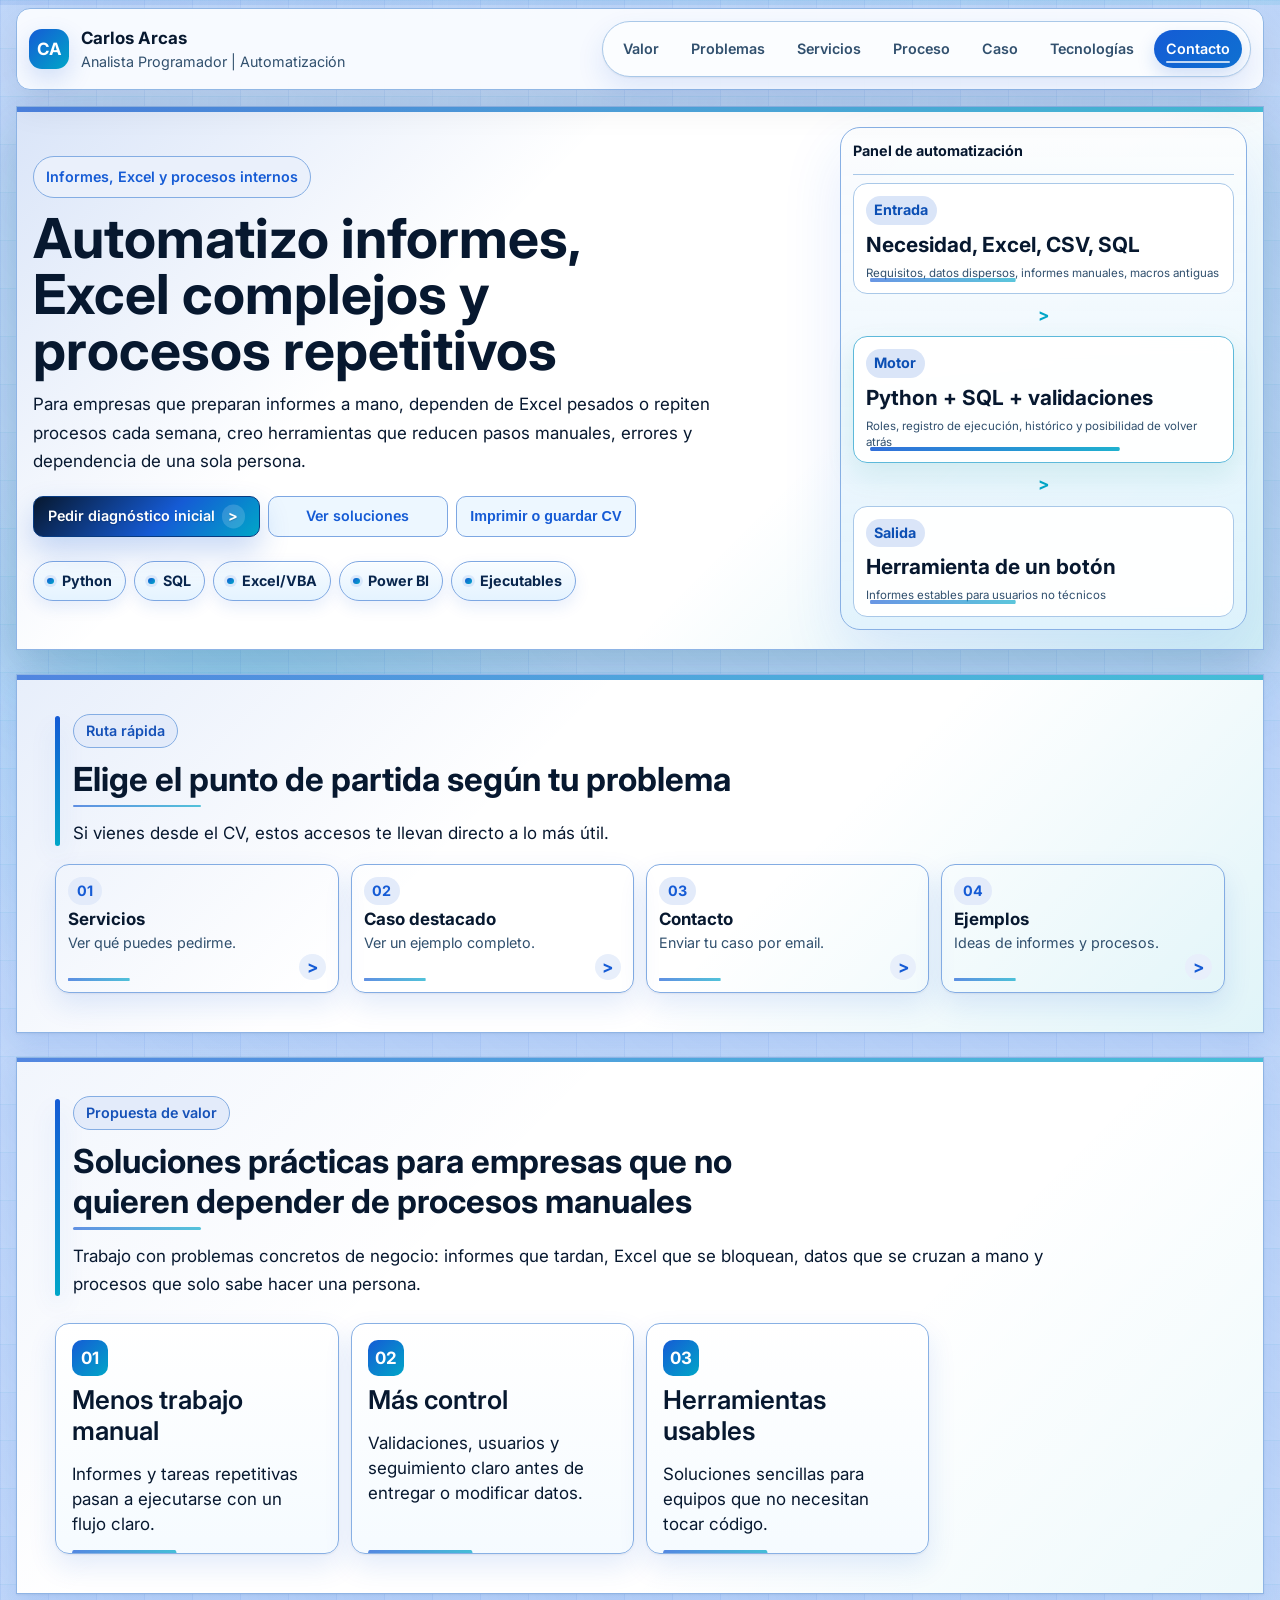
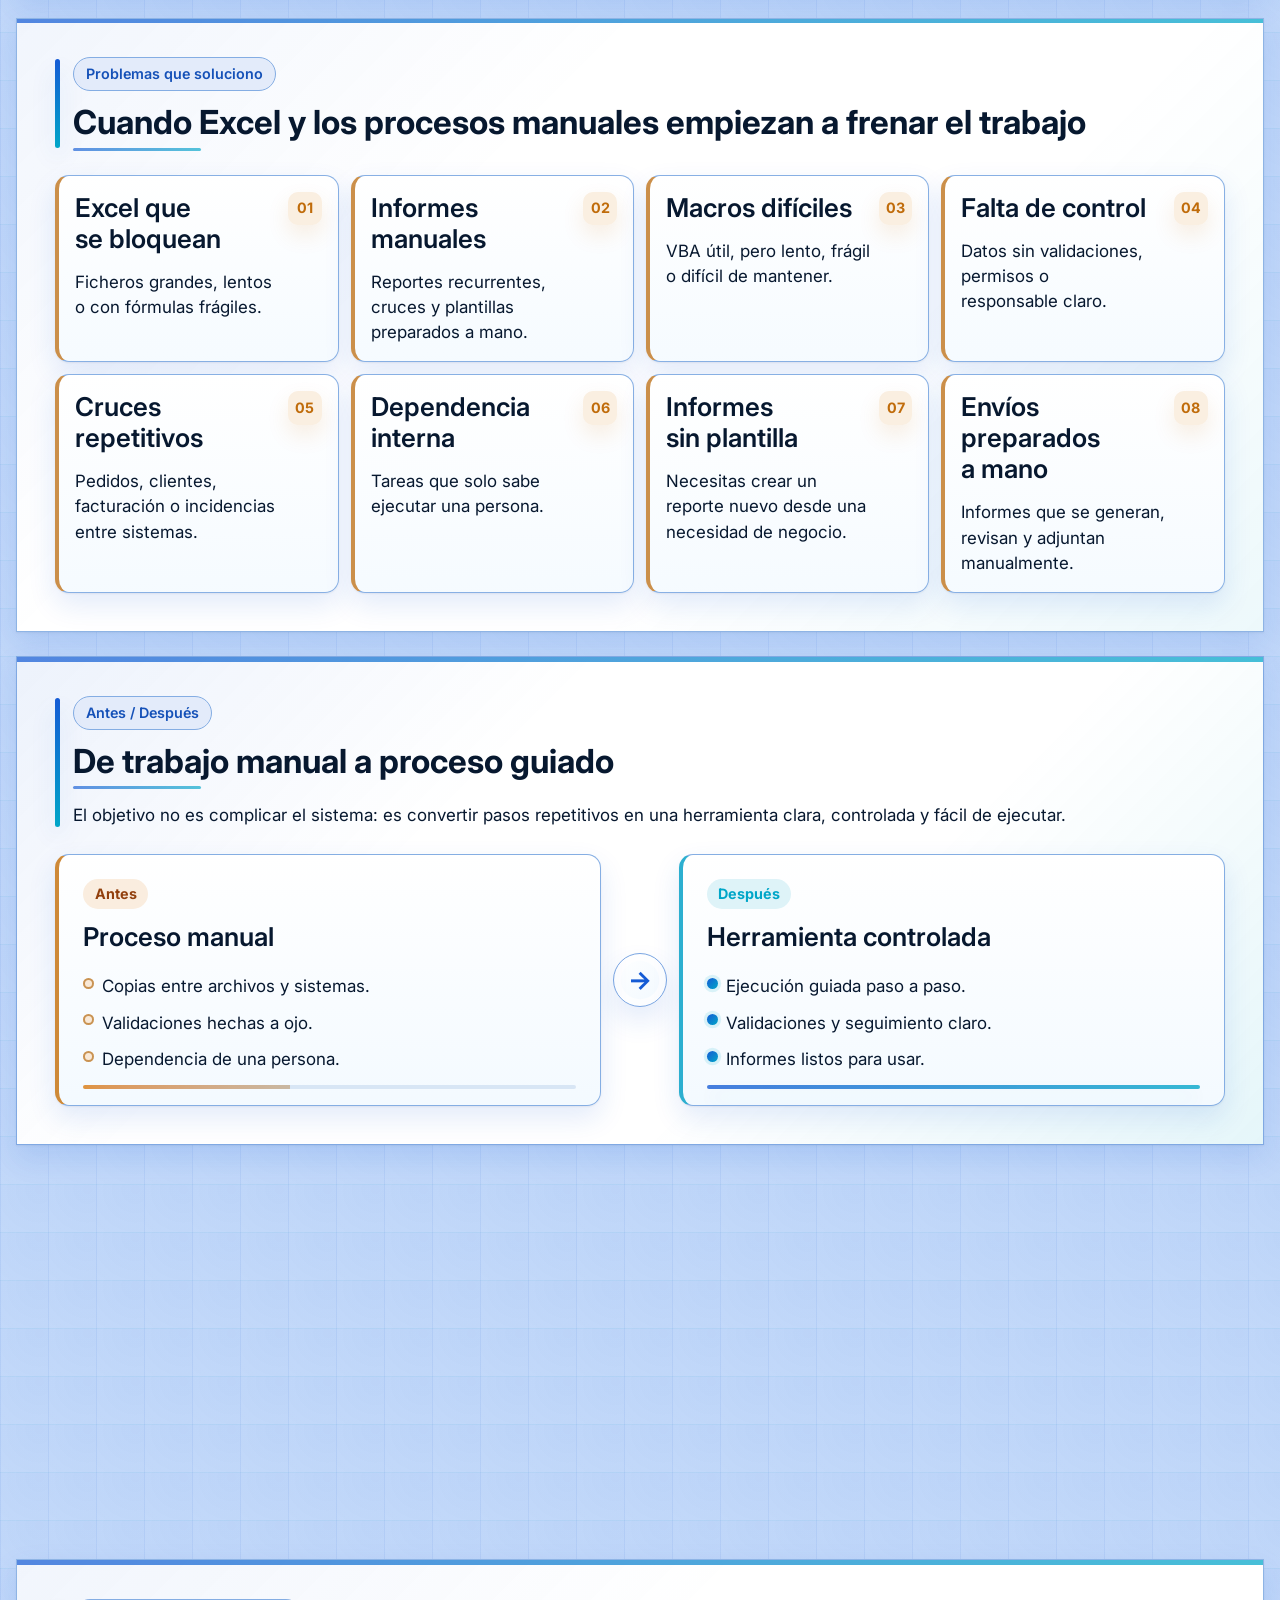
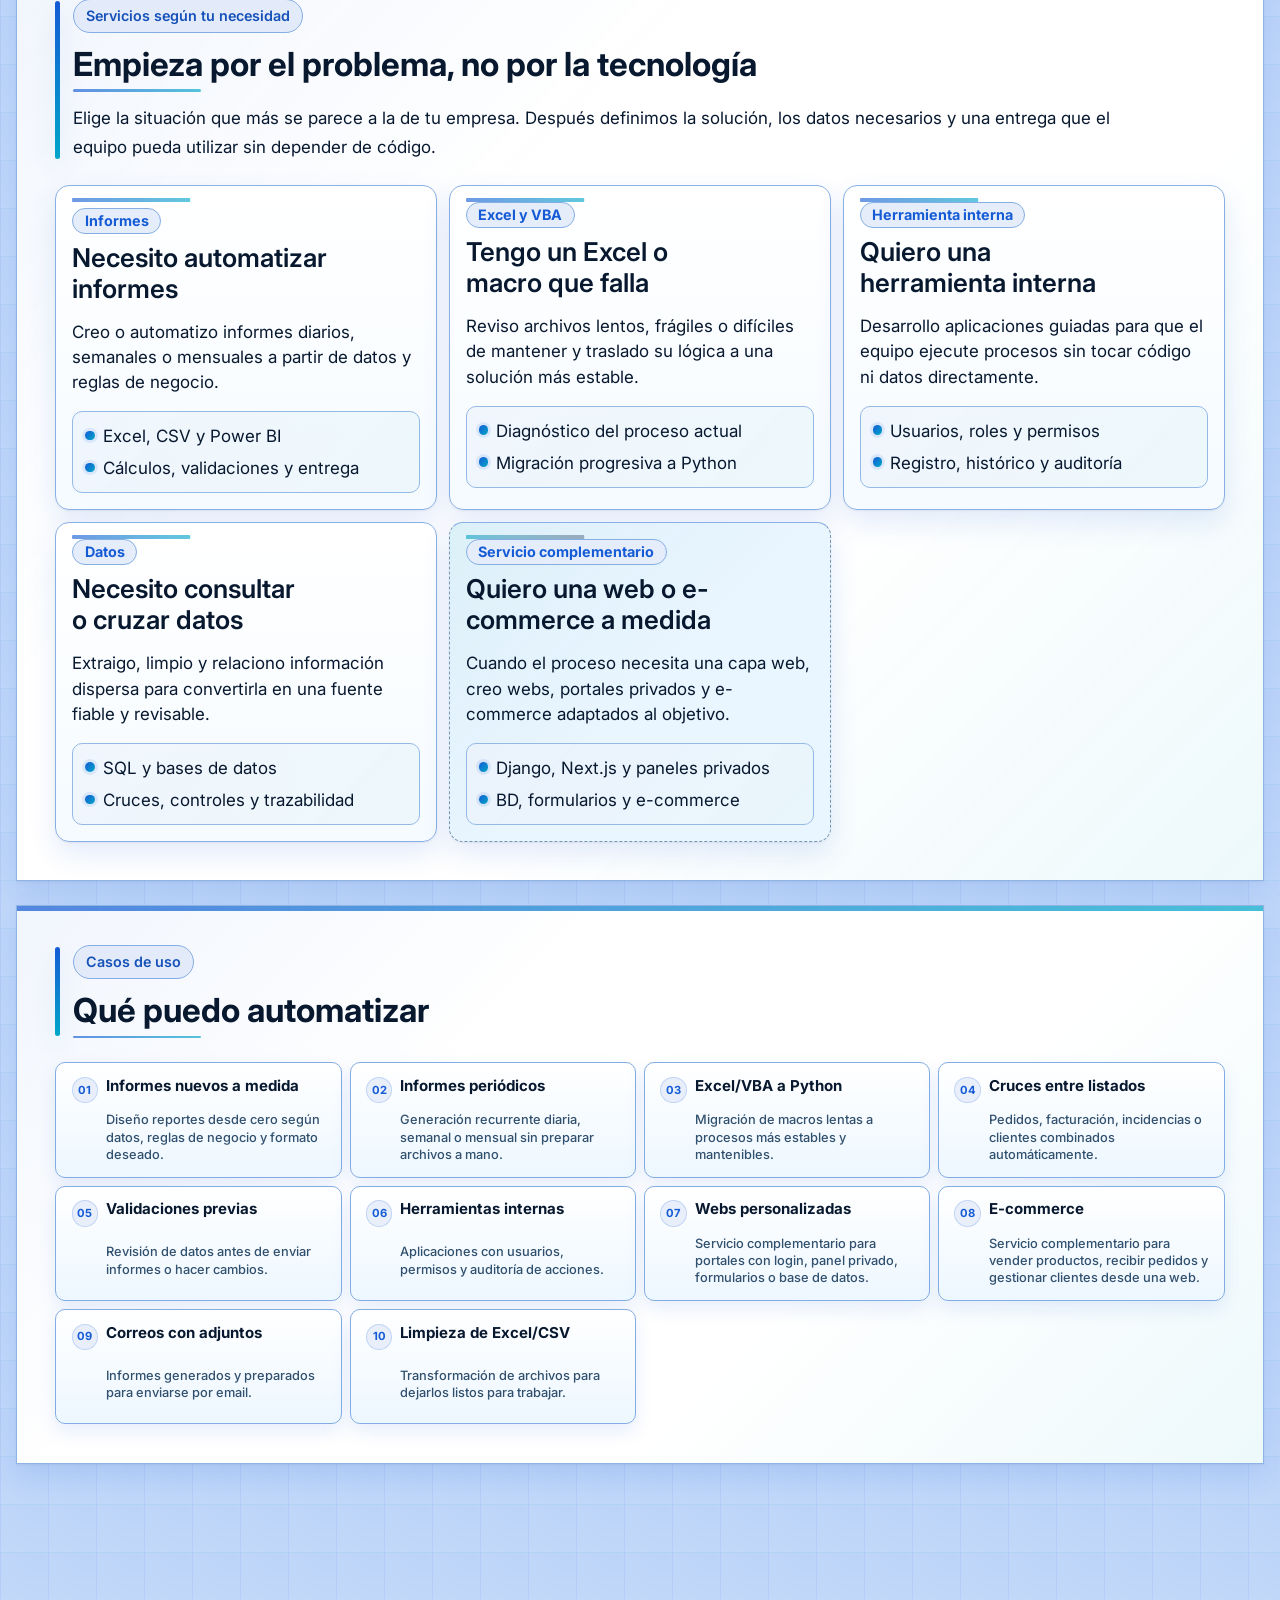
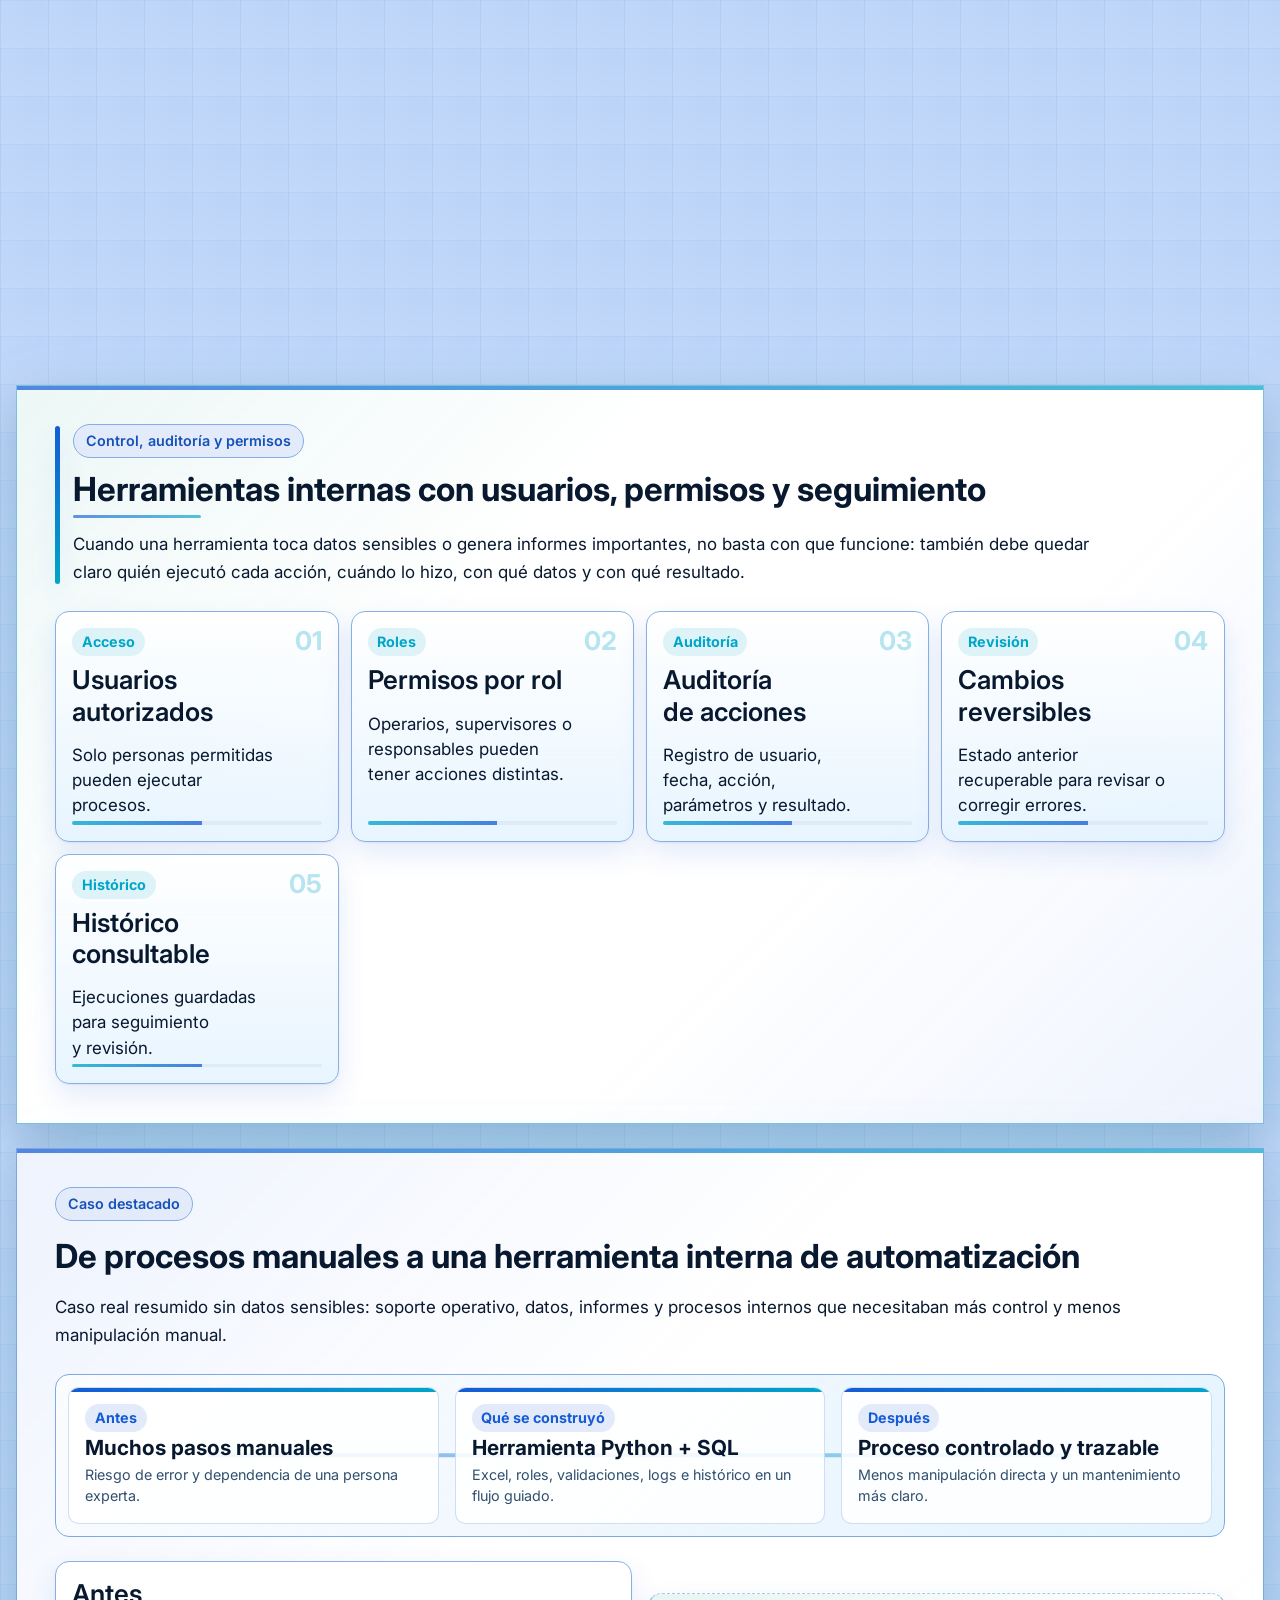
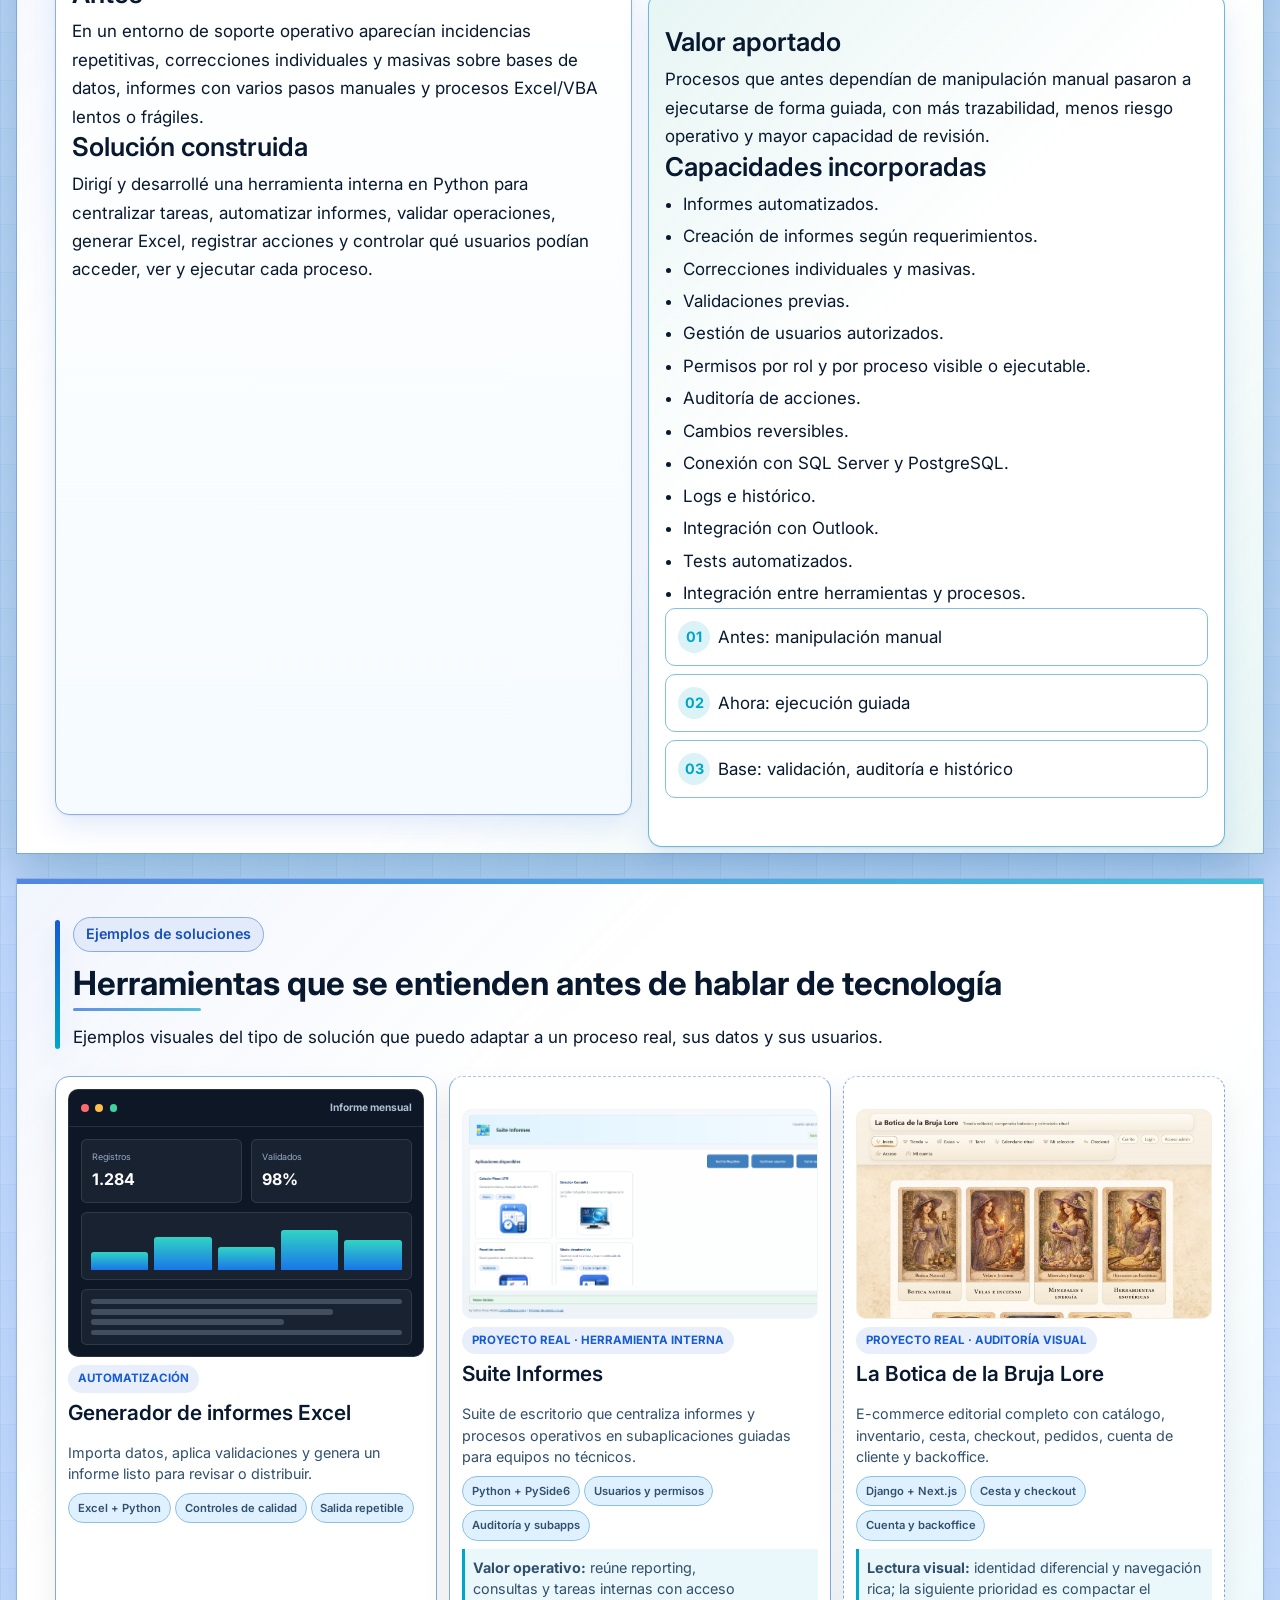
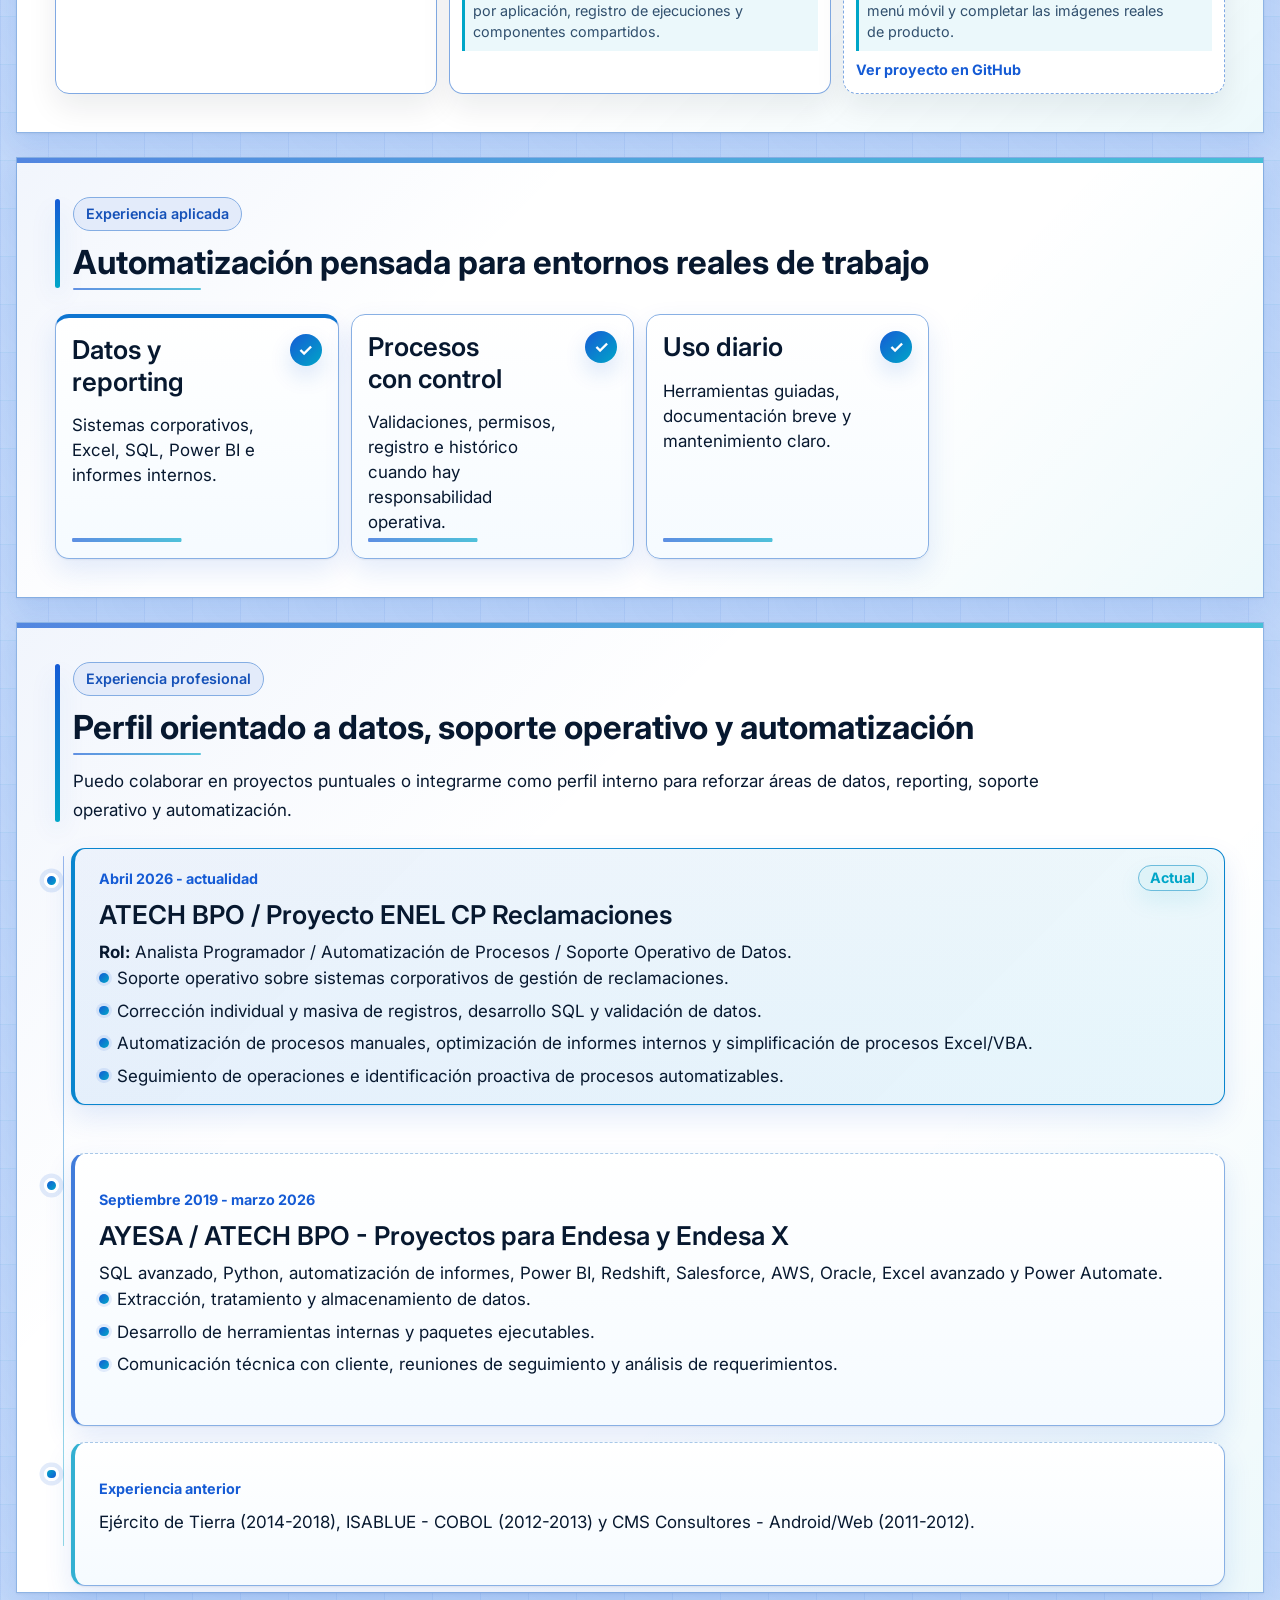
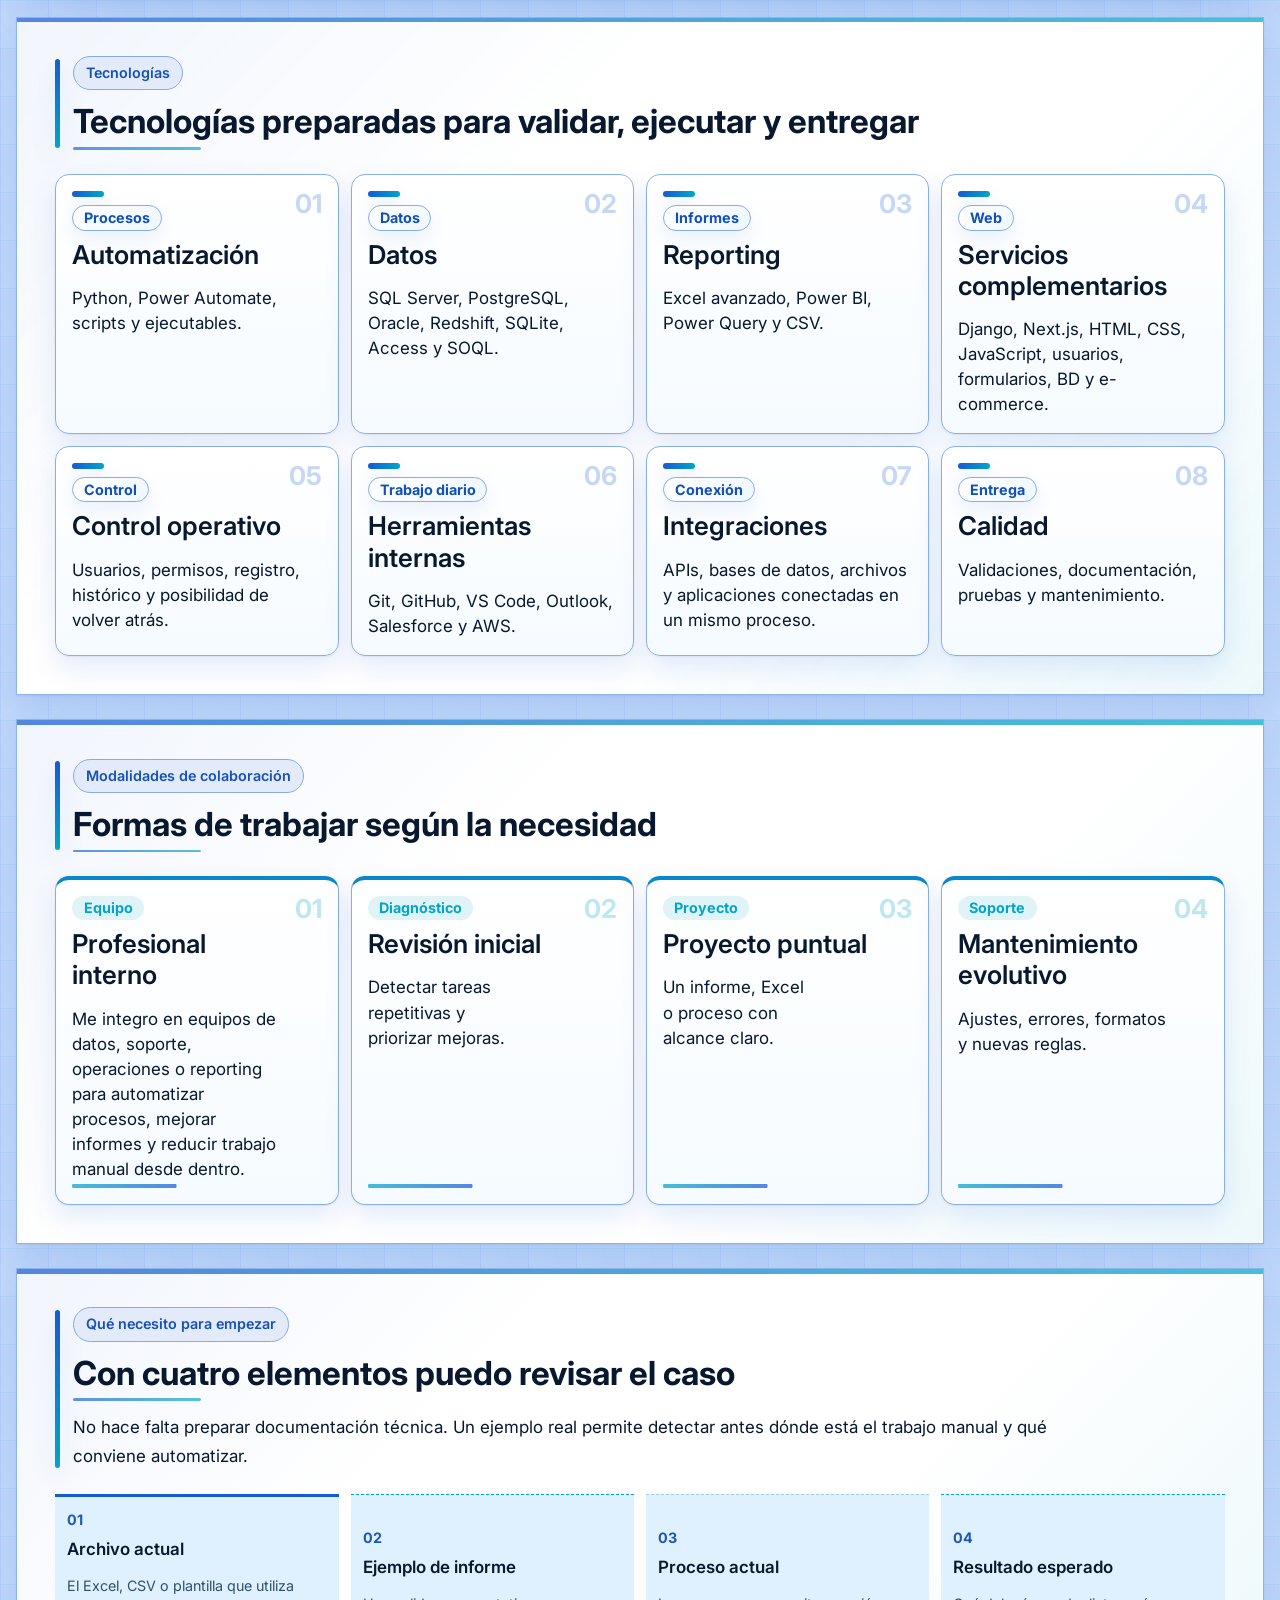
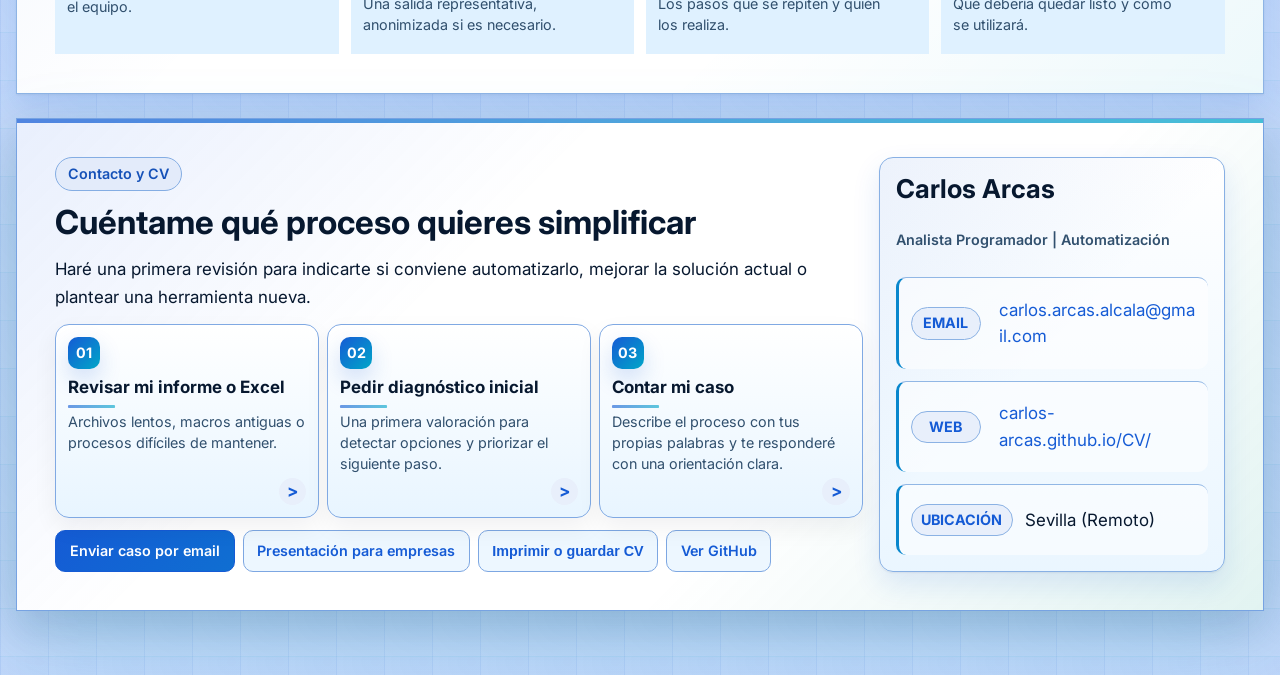
<file: index.html>
<!DOCTYPE html>
<html lang="es">
  <head>
    <meta charset="UTF-8" />
    <meta name="viewport" content="width=device-width, initial-scale=1.0" />
    <title>Carlos Arcas | Automatización de informes, Excel, SQL y Python</title>
    <meta
      name="description"
      content="Analista Programador y Consultor de Automatización. Creo informes, herramientas internas y automatizaciones con Python, SQL, Excel y Power BI. También ofrezco servicios complementarios como desarrollo web y e-commerce."
    />
    <meta
      name="keywords"
      content="Python, Django, Next.js, SQL, Excel, VBA, Power BI, creación de informes a medida, automatización de informes, desarrollo web a medida, usuarios, e-commerce, bases de datos, consultor de automatización, herramientas internas, reporting, integraciones, Sevilla"
    />
    <meta name="robots" content="index,follow,max-image-preview:large" />
    <meta name="author" content="Carlos Arcas" />
    <meta name="theme-color" content="#0b57d0" />
    <link rel="canonical" href="https://carlos-arcas.github.io/CV/" />

    <meta property="og:type" content="website" />
    <meta property="og:locale" content="es_ES" />
    <meta property="og:site_name" content="Carlos Arcas - Automatización" />
    <meta property="og:title" content="Carlos Arcas | Automatización de informes, Excel, SQL y Python" />
    <meta
      property="og:description"
      content="Analista Programador y Consultor de Automatización. Creo informes, herramientas internas y automatizaciones con Python, SQL, Excel y Power BI. También ofrezco servicios complementarios como desarrollo web y e-commerce."
    />
    <meta property="og:url" content="https://carlos-arcas.github.io/CV/" />
    <meta property="og:image" content="https://carlos-arcas.github.io/CV/assets/img/og-image.svg" />
    <meta property="og:image:type" content="image/svg+xml" />
    <meta property="og:image:width" content="1200" />
    <meta property="og:image:height" content="630" />
    <meta property="og:image:alt" content="Vista previa de la landing profesional de Carlos Arcas" />

    <meta name="twitter:card" content="summary_large_image" />
    <meta name="twitter:title" content="Carlos Arcas | Automatización de informes, Excel, SQL y Python" />
    <meta
      name="twitter:description"
      content="Creo informes, herramientas internas y automatizaciones con Python, SQL, Excel y Power BI. También puedo ayudarte con desarrollo web y e-commerce."
    />
    <meta name="twitter:image" content="https://carlos-arcas.github.io/CV/assets/img/og-image.svg" />
    <meta name="twitter:image:alt" content="Carlos Arcas - Automatización de informes, Excel y procesos" />
    <meta name="twitter:url" content="https://carlos-arcas.github.io/CV/" />

    <link rel="preconnect" href="https://fonts.googleapis.com" />
    <link rel="preconnect" href="https://fonts.gstatic.com" crossorigin />
    <link
      rel="stylesheet"
      href="https://fonts.googleapis.com/css2?family=Inter:wght@400;500;600;700;800&display=swap"
    />
    <link rel="icon" href="assets/img/favicon.svg" type="image/svg+xml" />
    <link rel="stylesheet" href="assets/css/styles.css?v=20260715-responsive" />
    <script type="application/ld+json">
      {
        "@context": "https://schema.org",
        "@type": "Person",
        "name": "Carlos Arcas",
        "jobTitle": "Analista Programador y Consultor de Automatización",
        "url": "https://carlos-arcas.github.io/CV/",
        "image": "https://carlos-arcas.github.io/CV/assets/img/og-image.svg",
        "email": "mailto:carlos.arcas.alcala@gmail.com",
        "address": {
          "@type": "PostalAddress",
          "addressLocality": "Sevilla",
          "addressCountry": "ES"
        },
        "knowsAbout": [
          "Python",
          "SQL",
          "Excel",
          "Power BI",
          "Excel/VBA",
          "Django",
          "Next.js",
          "Desarrollo web a medida",
          "Aplicaciones web con usuarios",
          "E-commerce",
          "Reporting",
          "Soporte operativo de datos",
          "Automatización de procesos",
          "Automatización de informes",
          "Migración de Excel/VBA a Python",
          "Herramientas ejecutables para Windows",
          "Herramientas internas",
          "Integraciones entre sistemas"
        ]
      }
    </script>
  </head>
  <body>
    <a class="skip-link" href="#main-content">Saltar al contenido principal</a>
    <div class="scroll-progress" aria-hidden="true"><span></span></div>

    <div class="cv">
      <header class="site-topbar" id="inicio">
        <a class="brand" href="#hero" aria-label="Inicio de Carlos Arcas">
          <span class="brand__mark">CA</span>
          <span>
            <strong>Carlos Arcas</strong>
            <small>Analista Programador | Automatización</small>
          </span>
        </a>

        <nav class="site-nav" aria-label="Navegación principal">
          <a href="#valor" data-nav-link>Valor</a>
          <a href="#problemas" data-nav-link>Problemas</a>
          <a href="#servicios" data-nav-link>Servicios</a>
          <a href="#proceso" data-nav-link>Proceso</a>
          <a href="#caso-destacado" data-nav-link>Caso</a>
          <a href="#tecnologias" data-nav-link>Tecnologías</a>
          <a href="#contacto" data-nav-link>Contacto</a>
        </nav>
      </header>

      <main class="cv__main" id="main-content">
        <section id="hero" class="hero landing-hero" aria-labelledby="hero-title">
          <div class="hero__content">
            <p class="hero__eyebrow">Informes, Excel y procesos internos</p>
            <h1 id="hero-title" class="hero__name">Automatizo informes, Excel complejos y procesos repetitivos</h1>
            <p class="hero__tagline">
              Para empresas que preparan informes a mano, dependen de Excel pesados o repiten procesos cada semana, creo herramientas que reducen pasos manuales, errores y dependencia de una sola persona.
            </p>
            <div class="hero__cta-group" aria-label="Acciones principales">
              <a class="btn hero__cta-primary" href="mailto:carlos.arcas.alcala@gmail.com?subject=Diagnostico%20inicial%20de%20automatizacion&body=Hola%20Carlos,%0D%0A%0D%0AQuiero%20pedir%20un%20diagnostico%20inicial.%0D%0A-%20Proceso%20o%20informe:%0D%0A-%20Problema%20principal:%0D%0A-%20Resultado%20esperado:%0D%0A">
                Pedir diagnóstico inicial
              </a>
              <a class="btn btn--ghost hero__cta-secondary" href="#soluciones">Ver soluciones</a>
              <button class="btn btn--ghost hero__cta-secondary" type="button" onclick="window.print()">Imprimir o guardar CV</button>
            </div>
            <ul class="trust-strip" aria-label="Especialidades principales">
              <li>Python</li>
              <li>SQL</li>
              <li>Excel/VBA</li>
              <li>Power BI</li>
              <li>Ejecutables</li>
            </ul>
          </div>

          <aside class="hero-visual" aria-label="Flujo visual de automatización">
            <div class="workflow-card workflow-card--input">
              <span>Entrada</span>
              <strong>Necesidad, Excel, CSV, SQL</strong>
              <small>Requisitos, datos dispersos, informes manuales, macros antiguas</small>
            </div>
            <div class="workflow-arrow" aria-hidden="true">></div>
            <div class="workflow-card workflow-card--engine">
              <span>Motor</span>
              <strong>Python + SQL + validaciones</strong>
              <small>Roles, registro de ejecución, histórico y posibilidad de volver atrás</small>
            </div>
            <div class="workflow-arrow" aria-hidden="true">></div>
            <div class="workflow-card workflow-card--output">
              <span>Salida</span>
              <strong>Herramienta de un botón</strong>
              <small>Informes estables para usuarios no técnicos</small>
            </div>
            <div class="workflow-status" aria-label="Estado visual del proceso">
              <span>Entrada leída</span>
              <span>Validaciones OK</span>
              <span>Informe listo</span>
            </div>
          </aside>
        </section>

        <section class="section quick-path-section" aria-labelledby="quick-path-title">
          <div class="section__header">
            <p class="section__eyebrow">Ruta rápida</p>
            <h2 id="quick-path-title">Elige el punto de partida según tu problema</h2>
            <p>
              Si vienes desde el CV, estos accesos te llevan directo a lo más útil.
            </p>
          </div>
          <div class="quick-path-grid" aria-label="Accesos rápidos por necesidad">
            <a class="quick-path-card" href="#servicios">
              <span>01</span>
              <strong>Servicios</strong>
              <small>Ver qué puedes pedirme.</small>
            </a>
            <a class="quick-path-card" href="#caso-destacado">
              <span>02</span>
              <strong>Caso destacado</strong>
              <small>Ver un ejemplo completo.</small>
            </a>
            <a class="quick-path-card" href="#contacto">
              <span>03</span>
              <strong>Contacto</strong>
              <small>Enviar tu caso por email.</small>
            </a>
            <a class="quick-path-card quick-path-card--optional" href="#casos">
              <span>04</span>
              <strong>Ejemplos</strong>
              <small>Ideas de informes y procesos.</small>
            </a>
          </div>
        </section>

        <section id="valor" class="section value-section">
          <div class="section__header">
            <p class="section__eyebrow">Propuesta de valor</p>
            <h2>Soluciones prácticas para empresas que no quieren depender de procesos manuales</h2>
            <p>
              Trabajo con problemas concretos de negocio: informes que tardan, Excel que se bloquean, datos que se cruzan a mano y procesos que solo sabe hacer una persona.
            </p>
          </div>
          <div class="value-grid">
            <article class="value-card">
              <span class="value-card__icon">01</span>
              <h3>Menos trabajo manual</h3>
              <p>Informes y tareas repetitivas pasan a ejecutarse con un flujo claro.</p>
            </article>
            <article class="value-card">
              <span class="value-card__icon">02</span>
              <h3>Más control</h3>
              <p>Validaciones, usuarios y seguimiento claro antes de entregar o modificar datos.</p>
            </article>
            <article class="value-card">
              <span class="value-card__icon">03</span>
              <h3>Herramientas usables</h3>
              <p>Soluciones sencillas para equipos que no necesitan tocar código.</p>
            </article>
          </div>
        </section>

        <section id="problemas" class="section">
          <div class="section__header">
            <p class="section__eyebrow">Problemas que soluciono</p>
            <h2>Cuando Excel y los procesos manuales empiezan a frenar el trabajo</h2>
          </div>
          <div class="problem-grid">
            <article class="problem-card"><h3>Excel que se bloquean</h3><p>Ficheros grandes, lentos o con fórmulas frágiles.</p></article>
            <article class="problem-card"><h3>Informes manuales</h3><p>Reportes recurrentes, cruces y plantillas preparados a mano.</p></article>
            <article class="problem-card"><h3>Macros difíciles</h3><p>VBA útil, pero lento, frágil o difícil de mantener.</p></article>
            <article class="problem-card"><h3>Falta de control</h3><p>Datos sin validaciones, permisos o responsable claro.</p></article>
            <article class="problem-card"><h3>Cruces repetitivos</h3><p>Pedidos, clientes, facturación o incidencias entre sistemas.</p></article>
            <article class="problem-card"><h3>Dependencia interna</h3><p>Tareas que solo sabe ejecutar una persona.</p></article>
            <article class="problem-card"><h3>Informes sin plantilla</h3><p>Necesitas crear un reporte nuevo desde una necesidad de negocio.</p></article>
            <article class="problem-card"><h3>Envíos preparados a mano</h3><p>Informes que se generan, revisan y adjuntan manualmente.</p></article>
          </div>
        </section>

        <section id="antes-despues" class="section before-after-section">
          <div class="section__header">
            <p class="section__eyebrow">Antes / Después</p>
            <h2>De trabajo manual a proceso guiado</h2>
            <p>
              El objetivo no es complicar el sistema: es convertir pasos repetitivos en una herramienta clara, controlada y fácil de ejecutar.
            </p>
          </div>
          <div class="before-after-grid">
            <article class="before-after-card before-after-card--before">
              <span class="before-after-card__label">Antes</span>
              <h3>Proceso manual</h3>
              <ul>
                <li>Copias entre archivos y sistemas.</li>
                <li>Validaciones hechas a ojo.</li>
                <li>Dependencia de una persona.</li>
              </ul>
            </article>
            <div class="before-after-arrow" aria-hidden="true">→</div>
            <article class="before-after-card before-after-card--after">
              <span class="before-after-card__label">Después</span>
              <h3>Herramienta controlada</h3>
              <ul>
                <li>Ejecución guiada paso a paso.</li>
                <li>Validaciones y seguimiento claro.</li>
                <li>Informes listos para usar.</li>
              </ul>
            </article>
          </div>
        </section>

        <section id="cliente-ideal" class="section fit-section">
          <div class="section__header">
            <p class="section__eyebrow">Cliente ideal</p>
            <h2>Esto encaja si tu empresa...</h2>
          </div>
          <div class="fit-grid">
            <article class="fit-card"><h3>Repites informes</h3><p>El equipo prepara siempre lo mismo con Excel, SQL o listados.</p></article>
            <article class="fit-card"><h3>Dependes de una persona</h3><p>El proceso está en un archivo y en quien sabe manejarlo.</p></article>
            <article class="fit-card"><h3>Quieres algo sencillo</h3><p>Una herramienta clara, no un sistema enorme.</p></article>
          </div>
        </section>

        <section id="servicios" class="section needs-section">
          <div class="section__header">
            <p class="section__eyebrow">Servicios según tu necesidad</p>
            <h2>Empieza por el problema, no por la tecnología</h2>
            <p>
              Elige la situación que más se parece a la de tu empresa. Después definimos la solución, los datos necesarios y una entrega que el equipo pueda utilizar sin depender de código.
            </p>
          </div>
          <div class="service-grid">
            <article class="service-card">
              <span class="service-card__tag">Informes</span>
              <h3>Necesito automatizar informes</h3>
              <p>Creo o automatizo informes diarios, semanales o mensuales a partir de datos y reglas de negocio.</p>
              <ul><li>Excel, CSV y Power BI</li><li>Cálculos, validaciones y entrega</li></ul>
            </article>
            <article class="service-card">
              <span class="service-card__tag">Excel y VBA</span>
              <h3>Tengo un Excel o macro que falla</h3>
              <p>Reviso archivos lentos, frágiles o difíciles de mantener y traslado su lógica a una solución más estable.</p>
              <ul><li>Diagnóstico del proceso actual</li><li>Migración progresiva a Python</li></ul>
            </article>
            <article class="service-card">
              <span class="service-card__tag">Herramienta interna</span>
              <h3>Quiero una herramienta interna</h3>
              <p>Desarrollo aplicaciones guiadas para que el equipo ejecute procesos sin tocar código ni datos directamente.</p>
              <ul><li>Usuarios, roles y permisos</li><li>Registro, histórico y auditoría</li></ul>
            </article>
            <article class="service-card">
              <span class="service-card__tag">Datos</span>
              <h3>Necesito consultar o cruzar datos</h3>
              <p>Extraigo, limpio y relaciono información dispersa para convertirla en una fuente fiable y revisable.</p>
              <ul><li>SQL y bases de datos</li><li>Cruces, controles y trazabilidad</li></ul>
            </article>
            <article class="service-card service-card--complementary">
              <span class="service-card__tag">Servicio complementario</span>
              <h3>Quiero una web o e-commerce a medida</h3>
              <p>Cuando el proceso necesita una capa web, creo webs, portales privados y e-commerce adaptados al objetivo.</p>
              <ul><li>Django, Next.js y paneles privados</li><li>BD, formularios y e-commerce</li></ul>
            </article>
          </div>
        </section>

        <section id="casos" class="section">
          <div class="section__header">
            <p class="section__eyebrow">Casos de uso</p>
            <h2>Qué puedo automatizar</h2>
          </div>
          <div class="use-case-list">
            <span><strong>Informes nuevos a medida</strong><small>Diseño reportes desde cero según datos, reglas de negocio y formato deseado.</small></span>
            <span><strong>Informes periódicos</strong><small>Generación recurrente diaria, semanal o mensual sin preparar archivos a mano.</small></span>
            <span><strong>Excel/VBA a Python</strong><small>Migración de macros lentas a procesos más estables y mantenibles.</small></span>
            <span><strong>Cruces entre listados</strong><small>Pedidos, facturación, incidencias o clientes combinados automáticamente.</small></span>
            <span><strong>Validaciones previas</strong><small>Revisión de datos antes de enviar informes o hacer cambios.</small></span>
            <span><strong>Herramientas internas</strong><small>Aplicaciones con usuarios, permisos y auditoría de acciones.</small></span>
            <span><strong>Webs personalizadas</strong><small>Servicio complementario para portales con login, panel privado, formularios o base de datos.</small></span>
            <span><strong>E-commerce</strong><small>Servicio complementario para vender productos, recibir pedidos y gestionar clientes desde una web.</small></span>
            <span><strong>Correos con adjuntos</strong><small>Informes generados y preparados para enviarse por email.</small></span>
            <span><strong>Limpieza de Excel/CSV</strong><small>Transformación de archivos para dejarlos listos para trabajar.</small></span>
          </div>
        </section>

        <section id="proceso" class="section process-section">
          <div class="section__header">
            <p class="section__eyebrow">Cómo trabajo</p>
            <h2>Un proceso claro antes de construir la herramienta</h2>
            <p>
              Primero entiendo cómo trabaja el equipo. Después propongo una solución práctica, la desarrollo de forma guiada y valido que pueda usarse sin depender de código.
            </p>
          </div>
          <div class="process-grid">
            <article class="process-card">
              <span class="process-card__step">01</span>
              <h3>Revisar el proceso</h3>
              <p>Archivos, pasos manuales, responsables y puntos donde se producen errores.</p>
            </article>
            <article class="process-card">
              <span class="process-card__step">02</span>
              <h3>Definir la solución</h3>
              <p>Alcance concreto, entradas, salidas, validaciones y controles necesarios.</p>
            </article>
            <article class="process-card">
              <span class="process-card__step">03</span>
              <h3>Construir y probar</h3>
              <p>Desarrollo iterativo con pruebas sobre casos reales y mensajes claros para usuarios.</p>
            </article>
            <article class="process-card">
              <span class="process-card__step">04</span>
              <h3>Entregar y mantener</h3>
              <p>Uso guiado, documentación breve y margen para ajustes cuando cambie el proceso.</p>
            </article>
          </div>
        </section>

        <section id="control-auditoria" class="section governance-section">
          <div class="section__header">
            <p class="section__eyebrow">Control, auditoría y permisos</p>
            <h2>Herramientas internas con usuarios, permisos y seguimiento</h2>
            <p>
              Cuando una herramienta toca datos sensibles o genera informes importantes, no basta con que funcione: también debe quedar claro quién ejecutó cada acción, cuándo lo hizo, con qué datos y con qué resultado.
            </p>
          </div>
          <div class="governance-grid">
            <article class="governance-card">
              <span class="governance-card__tag">Acceso</span>
              <h3>Usuarios autorizados</h3>
              <p>Solo personas permitidas pueden ejecutar procesos.</p>
            </article>
            <article class="governance-card">
              <span class="governance-card__tag">Roles</span>
              <h3>Permisos por rol</h3>
              <p>Operarios, supervisores o responsables pueden tener acciones distintas.</p>
            </article>
            <article class="governance-card">
              <span class="governance-card__tag">Auditoría</span>
              <h3>Auditoría de acciones</h3>
              <p>Registro de usuario, fecha, acción, parámetros y resultado.</p>
            </article>
            <article class="governance-card">
              <span class="governance-card__tag">Revisión</span>
              <h3>Cambios reversibles</h3>
              <p>Estado anterior recuperable para revisar o corregir errores.</p>
            </article>
            <article class="governance-card">
              <span class="governance-card__tag">Histórico</span>
              <h3>Histórico consultable</h3>
              <p>Ejecuciones guardadas para seguimiento y revisión.</p>
            </article>
          </div>
        </section>

        <section id="caso-destacado" class="section case-study">
          <div class="case-study__intro">
            <p class="section__eyebrow">Caso destacado</p>
            <h2>De procesos manuales a una herramienta interna de automatización</h2>
            <p>
              Caso real resumido sin datos sensibles: soporte operativo, datos, informes y procesos internos que necesitaban más control y menos manipulación manual.
            </p>
          </div>
          <div class="case-summary" aria-label="Resumen visual del caso destacado">
            <div class="case-summary__item">
              <span>Antes</span>
              <strong>Muchos pasos manuales</strong>
              <small>Riesgo de error y dependencia de una persona experta.</small>
            </div>
            <div class="case-summary__item">
              <span>Qué se construyó</span>
              <strong>Herramienta Python + SQL</strong>
              <small>Excel, roles, validaciones, logs e histórico en un flujo guiado.</small>
            </div>
            <div class="case-summary__item">
              <span>Después</span>
              <strong>Proceso controlado y trazable</strong>
              <small>Menos manipulación directa y un mantenimiento más claro.</small>
            </div>
          </div>
          <div class="case-study__body">
            <article class="case-panel">
              <h3>Antes</h3>
              <p>
                En un entorno de soporte operativo aparecían incidencias repetitivas, correcciones individuales y masivas sobre bases de datos, informes con varios pasos manuales y procesos Excel/VBA lentos o frágiles.
              </p>
              <h3>Solución construida</h3>
              <p>
                Dirigí y desarrollé una herramienta interna en Python para centralizar tareas, automatizar informes, validar operaciones, generar Excel, registrar acciones y controlar qué usuarios podían acceder, ver y ejecutar cada proceso.
              </p>
            </article>
            <article class="impact-panel">
              <h3>Valor aportado</h3>
              <p>
                Procesos que antes dependían de manipulación manual pasaron a ejecutarse de forma guiada, con más trazabilidad, menos riesgo operativo y mayor capacidad de revisión.
              </p>
              <h3>Capacidades incorporadas</h3>
              <ul class="feature-list">
                <li>Informes automatizados.</li>
                <li>Creación de informes según requerimientos.</li>
                <li>Correcciones individuales y masivas.</li>
                <li>Validaciones previas.</li>
                <li>Gestión de usuarios autorizados.</li>
                <li>Permisos por rol y por proceso visible o ejecutable.</li>
                <li>Auditoría de acciones.</li>
                <li>Cambios reversibles.</li>
                <li>Conexión con SQL Server y PostgreSQL.</li>
                <li>Logs e histórico.</li>
                <li>Integración con Outlook.</li>
                <li>Tests automatizados.</li>
                <li>Integración entre herramientas y procesos.</li>
              </ul>
              <div class="impact-flow" aria-label="Resumen de impacto">
                <span>Antes: manipulación manual</span>
                <span>Ahora: ejecución guiada</span>
                <span>Base: validación, auditoría e histórico</span>
              </div>
            </article>
          </div>
        </section>

        <section id="soluciones" class="section solution-showcase-section">
          <div class="section__header">
            <p class="section__eyebrow">Ejemplos de soluciones</p>
            <h2>Herramientas que se entienden antes de hablar de tecnología</h2>
            <p>Ejemplos visuales del tipo de solución que puedo adaptar a un proceso real, sus datos y sus usuarios.</p>
          </div>
          <div class="solution-showcase-grid">
            <article class="solution-showcase-card">
              <div class="solution-preview solution-preview--report" aria-hidden="true">
                <div class="preview-toolbar"><span></span><span></span><span></span><strong>Informe mensual</strong></div>
                <div class="preview-report-layout">
                  <div class="preview-kpi"><small>Registros</small><strong>1.284</strong></div>
                  <div class="preview-kpi"><small>Validados</small><strong>98%</strong></div>
                  <div class="preview-chart"><i></i><i></i><i></i><i></i><i></i></div>
                  <div class="preview-table"><span></span><span></span><span></span><span></span></div>
                </div>
              </div>
              <span class="solution-showcase-card__type">Automatización</span>
              <h3>Generador de informes Excel</h3>
              <p>Importa datos, aplica validaciones y genera un informe listo para revisar o distribuir.</p>
              <ul><li>Excel + Python</li><li>Controles de calidad</li><li>Salida repetible</li></ul>
            </article>
            <article class="solution-showcase-card">
              <div class="solution-preview solution-preview--suite">
                <img src="assets/img/projects/suite-informes.png" alt="Lanzador de Suite Informes con aplicaciones, auditoría y gestión de usuarios" loading="lazy" />
              </div>
              <span class="solution-showcase-card__type">Proyecto real · herramienta interna</span>
              <h3>Suite Informes</h3>
              <p>Suite de escritorio que centraliza informes y procesos operativos en subaplicaciones guiadas para equipos no técnicos.</p>
              <ul><li>Python + PySide6</li><li>Usuarios y permisos</li><li>Auditoría y subapps</li></ul>
              <p class="solution-audit-note"><strong>Valor operativo:</strong> reúne reporting, consultas y tareas internas con acceso por aplicación, registro de ejecuciones y componentes compartidos.</p>
            </article>
            <article class="solution-showcase-card solution-showcase-card--complementary">
              <div class="solution-preview solution-preview--botica">
                <img src="assets/img/projects/botica-home.png" alt="Portada de La Botica de la Bruja Lore con sus categorías comerciales" loading="lazy" />
              </div>
              <span class="solution-showcase-card__type">Proyecto real · auditoría visual</span>
              <h3>La Botica de la Bruja Lore</h3>
              <p>E-commerce editorial completo con catálogo, inventario, cesta, checkout, pedidos, cuenta de cliente y backoffice.</p>
              <ul><li>Django + Next.js</li><li>Cesta y checkout</li><li>Cuenta y backoffice</li></ul>
              <p class="solution-audit-note"><strong>Lectura visual:</strong> identidad diferencial y navegación rica; la siguiente prioridad es compactar el menú móvil y completar las imágenes reales de producto.</p>
              <a class="solution-project-link" href="https://github.com/carlos-arcas/botica_bruja_lore" target="_blank" rel="noopener">Ver proyecto en GitHub</a>
            </article>
          </div>
        </section>

        <section id="experiencia-aplicada" class="section proof-section">
          <div class="section__header">
            <p class="section__eyebrow">Experiencia aplicada</p>
            <h2>Automatización pensada para entornos reales de trabajo</h2>
          </div>
          <div class="proof-grid">
            <article class="proof-card">
              <h3>Datos y reporting</h3>
              <p>Sistemas corporativos, Excel, SQL, Power BI e informes internos.</p>
            </article>
            <article class="proof-card">
              <h3>Procesos con control</h3>
              <p>Validaciones, permisos, registro e histórico cuando hay responsabilidad operativa.</p>
            </article>
            <article class="proof-card">
              <h3>Uso diario</h3>
              <p>Herramientas guiadas, documentación breve y mantenimiento claro.</p>
            </article>
          </div>
        </section>

        <section id="experiencia" class="section">
          <div class="section__header">
            <p class="section__eyebrow">Experiencia profesional</p>
            <h2>Perfil orientado a datos, soporte operativo y automatización</h2>
            <p>
              Puedo colaborar en proyectos puntuales o integrarme como perfil interno para reforzar áreas de datos, reporting, soporte operativo y automatización.
            </p>
          </div>
          <div class="timeline">
            <article class="timeline-item">
              <span class="timeline-item__date">Abril 2026 - actualidad</span>
              <h3>ATECH BPO / Proyecto ENEL CP Reclamaciones</h3>
              <p><strong>Rol:</strong> Analista Programador / Automatización de Procesos / Soporte Operativo de Datos.</p>
              <ul>
                <li>Soporte operativo sobre sistemas corporativos de gestión de reclamaciones.</li>
                <li>Corrección individual y masiva de registros, desarrollo SQL y validación de datos.</li>
                <li>Automatización de procesos manuales, optimización de informes internos y simplificación de procesos Excel/VBA.</li>
                <li>Seguimiento de operaciones e identificación proactiva de procesos automatizables.</li>
              </ul>
            </article>
            <article class="timeline-item">
              <span class="timeline-item__date">Septiembre 2019 - marzo 2026</span>
              <h3>AYESA / ATECH BPO - Proyectos para Endesa y Endesa X</h3>
              <p>SQL avanzado, Python, automatización de informes, Power BI, Redshift, Salesforce, AWS, Oracle, Excel avanzado y Power Automate.</p>
              <ul>
                <li>Extracción, tratamiento y almacenamiento de datos.</li>
                <li>Desarrollo de herramientas internas y paquetes ejecutables.</li>
                <li>Comunicación técnica con cliente, reuniones de seguimiento y análisis de requerimientos.</li>
              </ul>
            </article>
            <article class="timeline-item timeline-item--compact">
              <span class="timeline-item__date">Experiencia anterior</span>
              <p>Ejército de Tierra (2014-2018), ISABLUE - COBOL (2012-2013) y CMS Consultores - Android/Web (2011-2012).</p>
            </article>
          </div>
        </section>

        <section id="tecnologias" class="section">
          <div class="section__header">
            <p class="section__eyebrow">Tecnologías</p>
            <h2>Tecnologías preparadas para validar, ejecutar y entregar</h2>
          </div>
          <div class="tech-grid">
            <article><span class="tech-card__tag">Procesos</span><h3>Automatización</h3><p>Python, Power Automate, scripts y ejecutables.</p></article>
            <article><span class="tech-card__tag">Datos</span><h3>Datos</h3><p>SQL Server, PostgreSQL, Oracle, Redshift, SQLite, Access y SOQL.</p></article>
            <article><span class="tech-card__tag">Informes</span><h3>Reporting</h3><p>Excel avanzado, Power BI, Power Query y CSV.</p></article>
            <article><span class="tech-card__tag">Web</span><h3>Servicios complementarios</h3><p>Django, Next.js, HTML, CSS, JavaScript, usuarios, formularios, BD y e-commerce.</p></article>
            <article><span class="tech-card__tag">Control</span><h3>Control operativo</h3><p>Usuarios, permisos, registro, histórico y posibilidad de volver atrás.</p></article>
            <article><span class="tech-card__tag">Trabajo diario</span><h3>Herramientas internas</h3><p>Git, GitHub, VS Code, Outlook, Salesforce y AWS.</p></article>
            <article><span class="tech-card__tag">Conexión</span><h3>Integraciones</h3><p>APIs, bases de datos, archivos y aplicaciones conectadas en un mismo proceso.</p></article>
            <article><span class="tech-card__tag">Entrega</span><h3>Calidad</h3><p>Validaciones, documentación, pruebas y mantenimiento.</p></article>
          </div>
        </section>

        <section id="colaboracion" class="section">
          <div class="section__header">
            <p class="section__eyebrow">Modalidades de colaboración</p>
            <h2>Formas de trabajar según la necesidad</h2>
          </div>
          <div class="collab-grid">
            <article class="collab-card"><span class="collab-card__tag">Equipo</span><h3>Profesional interno</h3><p>Me integro en equipos de datos, soporte, operaciones o reporting para automatizar procesos, mejorar informes y reducir trabajo manual desde dentro.</p></article>
            <article class="collab-card"><span class="collab-card__tag">Diagnóstico</span><h3>Revisión inicial</h3><p>Detectar tareas repetitivas y priorizar mejoras.</p></article>
            <article class="collab-card"><span class="collab-card__tag">Proyecto</span><h3>Proyecto puntual</h3><p>Un informe, Excel o proceso con alcance claro.</p></article>
            <article class="collab-card"><span class="collab-card__tag">Soporte</span><h3>Mantenimiento evolutivo</h3><p>Ajustes, errores, formatos y nuevas reglas.</p></article>
          </div>
        </section>

        <section id="primer-paso" class="section starter-section">
          <div class="section__header">
            <p class="section__eyebrow">Qué necesito para empezar</p>
            <h2>Con cuatro elementos puedo revisar el caso</h2>
            <p>No hace falta preparar documentación técnica. Un ejemplo real permite detectar antes dónde está el trabajo manual y qué conviene automatizar.</p>
          </div>
          <div class="starter-grid">
            <article><span>01</span><h3>Archivo actual</h3><p>El Excel, CSV o plantilla que utiliza el equipo.</p></article>
            <article><span>02</span><h3>Ejemplo de informe</h3><p>Una salida representativa, anonimizada si es necesario.</p></article>
            <article><span>03</span><h3>Proceso actual</h3><p>Los pasos que se repiten y quién los realiza.</p></article>
            <article><span>04</span><h3>Resultado esperado</h3><p>Qué debería quedar listo y cómo se utilizará.</p></article>
          </div>
        </section>

        <section id="contacto" class="section final-cta">
          <div class="final-cta__content">
            <p class="section__eyebrow">Contacto y CV</p>
            <h2>Cuéntame qué proceso quieres simplificar</h2>
            <p>
              Haré una primera revisión para indicarte si conviene automatizarlo, mejorar la solución actual o plantear una herramienta nueva.
            </p>
            <div class="cta-options" aria-label="Opciones de contacto por tipo de necesidad">
              <a class="cta-option" href="mailto:carlos.arcas.alcala@gmail.com?subject=Revisar%20Excel%20VBA&body=Hola%20Carlos,%0D%0A%0D%0ANecesito%20revisar%20un%20Excel%20o%20proceso%20VBA.%0D%0A-%20Archivo%20o%20macro:%0D%0A-%20Problema%20principal:%0D%0A-%20Resultado%20esperado:%0D%0A">
                <strong>Revisar mi informe o Excel</strong>
                <span>Archivos lentos, macros antiguas o procesos difíciles de mantener.</span>
              </a>
              <a class="cta-option" href="mailto:carlos.arcas.alcala@gmail.com?subject=Diagnostico%20inicial%20de%20automatizacion&body=Hola%20Carlos,%0D%0A%0D%0AQuiero%20pedir%20un%20diagnostico%20inicial.%0D%0A-%20Proceso%20actual:%0D%0A-%20Frecuencia:%0D%0A-%20Problema%20principal:%0D%0A">
                <strong>Pedir diagnóstico inicial</strong>
                <span>Una primera valoración para detectar opciones y priorizar el siguiente paso.</span>
              </a>
              <a class="cta-option" href="mailto:carlos.arcas.alcala@gmail.com?subject=Quiero%20contarte%20mi%20caso&body=Hola%20Carlos,%0D%0A%0D%0ATe%20cuento%20el%20caso:%0D%0A-%20Que%20hacemos%20ahora:%0D%0A-%20Que%20queremos%20conseguir:%0D%0A-%20Archivos%20o%20sistemas%20implicados:%0D%0A">
                <strong>Contar mi caso</strong>
                <span>Describe el proceso con tus propias palabras y te responderé con una orientación clara.</span>
              </a>
            </div>
            <div class="btn-group">
              <a class="btn" href="mailto:carlos.arcas.alcala@gmail.com?subject=Quiero%20automatizar%20un%20caso&body=Hola%20Carlos,%0D%0A%0D%0ATe%20cuento%20el%20caso:%0D%0A-%20Proceso%20o%20informe:%0D%0A-%20Frecuencia:%0D%0A-%20Archivos%20o%20sistemas%20implicados:%0D%0A-%20Problema%20principal:%0D%0A">Enviar caso por email</a>
              <a class="btn btn--ghost" href="presentacion.html">Presentación para empresas</a>
              <button class="btn btn--ghost" type="button" onclick="window.print()">Imprimir o guardar CV</button>
              <a class="btn btn--ghost" href="https://github.com/carlos-arcas/CV" target="_blank" rel="noopener">Ver GitHub</a>
            </div>
          </div>
          <address class="contact-card">
            <span class="contact-card__name">Carlos Arcas</span>
            <span class="contact-card__role">Analista Programador | Automatización</span>
            <span class="contact-card__row">
              <span class="contact-card__label">Email</span>
              <a href="mailto:carlos.arcas.alcala@gmail.com">carlos.arcas.alcala@gmail.com</a>
            </span>
            <span class="contact-card__row">
              <span class="contact-card__label">Web</span>
              <a href="https://carlos-arcas.github.io/CV/" target="_blank" rel="noopener">carlos-arcas.github.io/CV/</a>
            </span>
            <span class="contact-card__row">
              <span class="contact-card__label">Ubicación</span>
              <span>Sevilla (Remoto)</span>
            </span>
          </address>
        </section>
      </main>

      <nav class="mobile-actionbar" aria-label="Acciones rápidas móviles">
        <a class="mobile-actionbar__link" href="#servicios" data-nav-link>Servicios</a>
        <a class="mobile-actionbar__link" href="#caso-destacado" data-nav-link>Caso</a>
        <a class="mobile-actionbar__link mobile-actionbar__link--primary" href="#contacto" data-nav-link>Contacto</a>
      </nav>
    </div>
    <script>
      document.documentElement.classList.add("js-enabled");

      const navLinks = Array.from(document.querySelectorAll("[data-nav-link]"));
      const navTargets = navLinks
        .map((link) => document.querySelector(link.getAttribute("href")))
        .filter(Boolean);
      const progressBar = document.querySelector(".scroll-progress span");
      const revealTargets = Array.from(document.querySelectorAll(".hero, .section:not(.u-sr-only)"));
      const targetableSections = Array.from(document.querySelectorAll(".hero, .section:not(.u-sr-only)"));
      let targetHighlightTimer;

      revealTargets.forEach((target) => target.classList.add("reveal-on-scroll"));

      const markTargetSection = (hash) => {
        const id = hash?.startsWith("#") ? hash.slice(1) : "";
        targetableSections.forEach((section) => {
          section.classList.toggle("is-targeted", Boolean(id) && section.id === id);
        });

        window.clearTimeout(targetHighlightTimer);
        if (id) {
          targetHighlightTimer = window.setTimeout(() => {
            targetableSections.forEach((section) => section.classList.remove("is-targeted"));
          }, 2600);
        }
      };

      const updateScrollProgress = () => {
        if (!progressBar) return;
        const maxScroll = document.documentElement.scrollHeight - window.innerHeight;
        const progress = maxScroll > 0 ? Math.min(window.scrollY / maxScroll, 1) : 0;
        progressBar.style.transform = `scaleX(${progress})`;
      };

      updateScrollProgress();
      window.addEventListener("scroll", updateScrollProgress, { passive: true });
      window.addEventListener("resize", updateScrollProgress);

      document.querySelectorAll('a[href^="#"]').forEach((link) => {
        link.addEventListener("click", (event) => {
          const hash = link.getAttribute("href");
          if (!hash || hash === "#") return;

          const target = document.getElementById(hash.slice(1));
          if (!target) return;

          event.preventDefault();
          const targetTop = target.getBoundingClientRect().top + window.scrollY;
          const scrollMargin = Number.parseFloat(window.getComputedStyle(target).scrollMarginTop) || 0;
          window.scrollTo({
            top: Math.max(targetTop - scrollMargin, 0),
            behavior: "auto"
          });
          window.history.pushState(null, "", hash);
          markTargetSection(hash);
        });
      });

      markTargetSection(window.location.hash);
      window.addEventListener("hashchange", () => markTargetSection(window.location.hash));

      if ("IntersectionObserver" in window && navTargets.length > 0) {
        const centerActiveNavLink = (link) => {
          const nav = link.closest(".site-nav");
          if (!nav) return;
          const left = link.offsetLeft - (nav.clientWidth - link.clientWidth) / 2;
          nav.scrollTo({ left: Math.max(left, 0), behavior: "smooth" });
        };

        const activateNavLink = (id) => {
          navLinks.forEach((link) => {
            const isActive = link.getAttribute("href") === `#${id}`;
            link.classList.toggle("is-active", isActive);
            if (isActive) {
              link.setAttribute("aria-current", "true");
              centerActiveNavLink(link);
            } else {
              link.removeAttribute("aria-current");
            }
          });
        };

        const observer = new IntersectionObserver(
          (entries) => {
            const visible = entries
              .filter((entry) => entry.isIntersecting)
              .sort((a, b) => b.intersectionRatio - a.intersectionRatio)[0];

            if (visible?.target?.id) {
              activateNavLink(visible.target.id);
            }
          },
          {
            rootMargin: "-28% 0px -55% 0px",
            threshold: [0.12, 0.3, 0.55]
          }
        );

        navTargets.forEach((section) => observer.observe(section));

        navLinks.forEach((link) => {
          link.addEventListener("click", () => {
            const id = link.getAttribute("href").slice(1);
            activateNavLink(id);
          });
        });
      }

      if ("IntersectionObserver" in window && revealTargets.length > 0) {
        const revealObserver = new IntersectionObserver(
          (entries) => {
            entries.forEach((entry) => {
              if (entry.isIntersecting) {
                entry.target.classList.add("is-visible");
                revealObserver.unobserve(entry.target);
              }
            });
          },
          {
            rootMargin: "0px 0px -12% 0px",
            threshold: 0.12
          }
        );

        revealTargets.forEach((target) => revealObserver.observe(target));
      } else {
        revealTargets.forEach((target) => target.classList.add("is-visible"));
      }
    </script>
  </body>
</html>
</file>
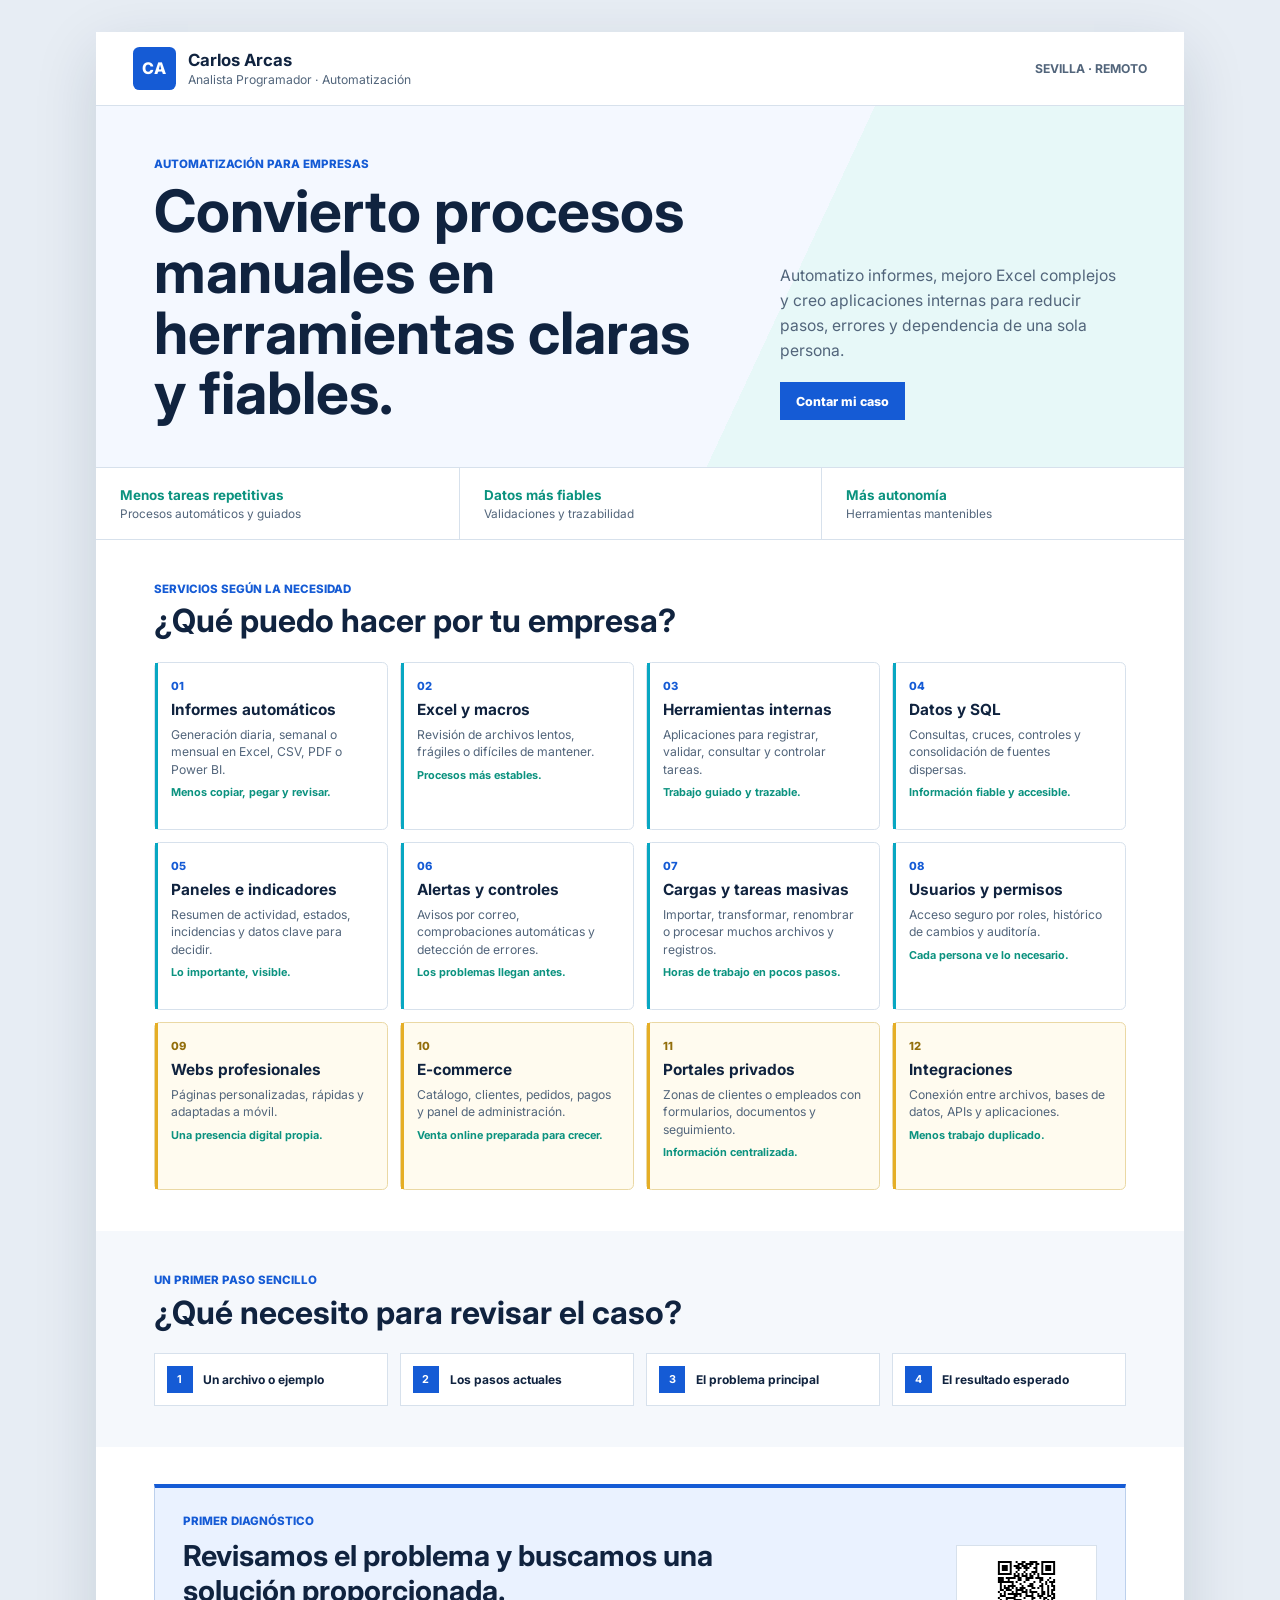
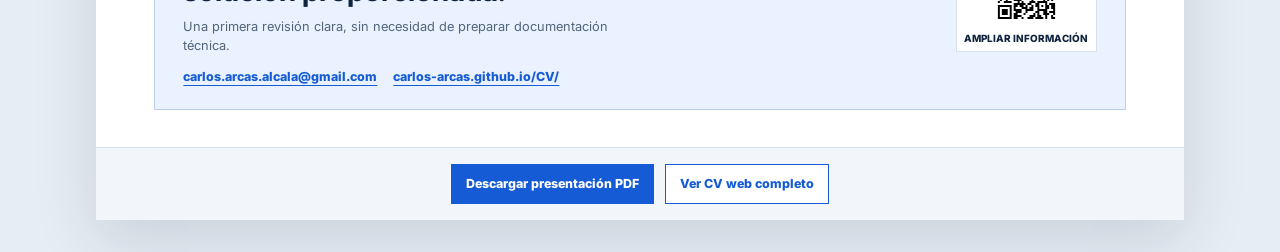
<file: presentacion.html>
<!DOCTYPE html>
<html lang="es">
  <head>
    <meta charset="UTF-8" />
    <meta name="viewport" content="width=device-width, initial-scale=1.0" />
    <title>Carlos Arcas | Presentación para empresas</title>
    <meta
      name="description"
      content="Presentación profesional de Carlos Arcas: automatización de informes, Excel y procesos internos para empresas."
    />
    <meta name="robots" content="index,follow" />
    <link rel="canonical" href="https://carlos-arcas.github.io/CV/presentacion.html" />
    <link rel="preconnect" href="https://fonts.googleapis.com" />
    <link rel="preconnect" href="https://fonts.gstatic.com" crossorigin />
    <link rel="stylesheet" href="https://fonts.googleapis.com/css2?family=Inter:wght@400;500;600;700;800&display=swap" />
    <link rel="icon" href="assets/img/favicon.svg" type="image/svg+xml" />
    <link rel="stylesheet" href="assets/css/presentacion.css?v=2" />
  </head>
  <body>
    <main class="presentation-sheet">
      <header class="presentation-header">
        <a class="presentation-brand" href="index.html" aria-label="Abrir el CV completo de Carlos Arcas">
          <span class="presentation-brand__mark">CA</span>
          <span><strong>Carlos Arcas</strong><small>Analista Programador · Automatización</small></span>
        </a>
        <span class="presentation-header__location">Sevilla · Remoto</span>
      </header>

      <section class="presentation-hero" aria-labelledby="presentation-title">
        <div>
          <p class="presentation-eyebrow">Automatización para empresas</p>
          <h1 id="presentation-title">Convierto procesos manuales en herramientas claras y fiables.</h1>
        </div>
        <div class="presentation-hero__summary">
          <p>Automatizo informes, mejoro Excel complejos y creo aplicaciones internas para reducir pasos, errores y dependencia de una sola persona.</p>
          <a href="mailto:carlos.arcas.alcala@gmail.com?subject=Diagnostico%20inicial%20de%20automatizacion">Contar mi caso</a>
        </div>
      </section>

      <section class="presentation-results" aria-label="Resultados principales">
        <article><strong>Menos tareas repetitivas</strong><span>Procesos automáticos y guiados</span></article>
        <article><strong>Datos más fiables</strong><span>Validaciones y trazabilidad</span></article>
        <article><strong>Más autonomía</strong><span>Herramientas mantenibles</span></article>
      </section>

      <section class="presentation-services" aria-labelledby="services-title">
        <div class="presentation-section-heading">
          <p>Servicios según la necesidad</p>
          <h2 id="services-title">¿Qué puedo hacer por tu empresa?</h2>
        </div>
        <div class="presentation-service-grid">
          <article><span>01</span><h3>Informes automáticos</h3><p>Generación diaria, semanal o mensual en Excel, CSV, PDF o Power BI.</p><small>Menos copiar, pegar y revisar.</small></article>
          <article><span>02</span><h3>Excel y macros</h3><p>Revisión de archivos lentos, frágiles o difíciles de mantener.</p><small>Procesos más estables.</small></article>
          <article><span>03</span><h3>Herramientas internas</h3><p>Aplicaciones para registrar, validar, consultar y controlar tareas.</p><small>Trabajo guiado y trazable.</small></article>
          <article><span>04</span><h3>Datos y SQL</h3><p>Consultas, cruces, controles y consolidación de fuentes dispersas.</p><small>Información fiable y accesible.</small></article>
          <article><span>05</span><h3>Paneles e indicadores</h3><p>Resumen de actividad, estados, incidencias y datos clave para decidir.</p><small>Lo importante, visible.</small></article>
          <article><span>06</span><h3>Alertas y controles</h3><p>Avisos por correo, comprobaciones automáticas y detección de errores.</p><small>Los problemas llegan antes.</small></article>
          <article><span>07</span><h3>Cargas y tareas masivas</h3><p>Importar, transformar, renombrar o procesar muchos archivos y registros.</p><small>Horas de trabajo en pocos pasos.</small></article>
          <article><span>08</span><h3>Usuarios y permisos</h3><p>Acceso seguro por roles, histórico de cambios y auditoría.</p><small>Cada persona ve lo necesario.</small></article>
          <article class="service-card--differential"><span>09</span><h3>Webs profesionales</h3><p>Páginas personalizadas, rápidas y adaptadas a móvil.</p><small>Una presencia digital propia.</small></article>
          <article class="service-card--differential"><span>10</span><h3>E-commerce</h3><p>Catálogo, clientes, pedidos, pagos y panel de administración.</p><small>Venta online preparada para crecer.</small></article>
          <article class="service-card--differential"><span>11</span><h3>Portales privados</h3><p>Zonas de clientes o empleados con formularios, documentos y seguimiento.</p><small>Información centralizada.</small></article>
          <article class="service-card--differential"><span>12</span><h3>Integraciones</h3><p>Conexión entre archivos, bases de datos, APIs y aplicaciones.</p><small>Menos trabajo duplicado.</small></article>
        </div>
      </section>

      <section class="presentation-start" aria-labelledby="start-title">
        <div class="presentation-section-heading">
          <p>Un primer paso sencillo</p>
          <h2 id="start-title">¿Qué necesito para revisar el caso?</h2>
        </div>
        <ol>
          <li><span>1</span>Un archivo o ejemplo</li>
          <li><span>2</span>Los pasos actuales</li>
          <li><span>3</span>El problema principal</li>
          <li><span>4</span>El resultado esperado</li>
        </ol>
      </section>

      <section class="presentation-contact" aria-labelledby="contact-title">
        <div>
          <p class="presentation-eyebrow">Primer diagnóstico</p>
          <h2 id="contact-title">Revisamos el problema y buscamos una solución proporcionada.</h2>
          <p>Una primera revisión clara, sin necesidad de preparar documentación técnica.</p>
          <div class="presentation-contact__links">
            <a href="mailto:carlos.arcas.alcala@gmail.com?subject=Diagnostico%20inicial%20de%20automatizacion">carlos.arcas.alcala@gmail.com</a>
            <a href="https://carlos-arcas.github.io/CV/">carlos-arcas.github.io/CV/</a>
          </div>
        </div>
        <a class="presentation-qr" href="https://carlos-arcas.github.io/CV/" aria-label="Abrir el CV completo de Carlos Arcas">
          <img src="assets/img/presentacion-qr.svg" alt="Código QR hacia el CV completo de Carlos Arcas" />
          <span>Ampliar información</span>
        </a>
      </section>

      <nav class="presentation-actions" aria-label="Acciones para compartir">
        <a href="output/pdf/Folleto%20Automatizaciones-Web%20Carlos%20Arcas.pdf">Descargar presentación PDF</a>
        <a href="index.html">Ver CV web completo</a>
      </nav>
    </main>
  </body>
</html>
</file>
<file: assets/css/styles.css>
@layer reset, tokens, base, layout, components, utilities;

@layer tokens {
  :root {
    color-scheme: light;
    --color-bg: #eaf4ff;
    --color-surface: #ffffff;
    --color-surface-alt: #dff1ff;
    --color-text: #07182f;
    --color-text-muted: #31506e;
    --color-border: #a9c8e8;
    --color-primary: #155bd5;
    --color-accent: #00a6c8;
    --color-warm: #d97706;
    --color-primary-hover: #1d4ed8;
    --color-primary-active: #1e40af;
    --color-on-primary: #ffffff;
    --color-focus: #1d4ed8;

    --color-theme-bg: var(--color-bg);
    --color-theme-surface: var(--color-surface);
    --color-theme-surface-alt: var(--color-surface-alt);
    --color-theme-text: var(--color-text);
    --color-theme-muted: var(--color-text-muted);
    --color-theme-border: var(--color-border);
    --color-theme-primary: var(--color-primary);
    --color-theme-accent: var(--color-accent);
    --color-theme-warm: var(--color-warm);
    --color-theme-primary-hover: var(--color-primary-hover);
    --color-theme-primary-active: var(--color-primary-active);
    --color-theme-on-primary: var(--color-on-primary);

    --font-family-sans: "Inter", "Segoe UI", Roboto, Helvetica, Arial, sans-serif;
    --font-weight-regular: 400;
    --font-weight-medium: 500;
    --font-weight-semibold: 600;
    --font-weight-bold: 700;
    --line-height-normal: 1.55;
    --line-height-reading: 1.68;
    --font-size--1: clamp(0.83rem, 0.8rem + 0.12vw, 0.9rem);
    --font-size-0: clamp(1rem, 0.97rem + 0.18vw, 1.06rem);
    --font-size-1: clamp(1.2rem, 1.14rem + 0.32vw, 1.3rem);
    --font-size-2: clamp(1.44rem, 1.34rem + 0.52vw, 1.62rem);
    --font-size-3: clamp(1.73rem, 1.55rem + 0.86vw, 2.07rem);
    --font-size-4: clamp(2.07rem, 1.8rem + 1.25vw, 2.52rem);

    --space-1: 0.25rem;
    --space-2: 0.5rem;
    --space-3: 0.75rem;
    --space-4: 1rem;
    --space-5: 1.5rem;
    --space-6: 2rem;
    --space-7: 3rem;
    --space-8: 4rem;

    --radius-s: 0.625rem;
    --radius-m: 0.875rem;
    --radius-l: 1.125rem;

    --shadow-1: 0 1px 2px rgb(7 24 47 / 0.06), 0 12px 28px rgb(21 91 213 / 0.12);
    --shadow-2: 0 16px 40px rgb(7 24 47 / 0.14), 0 32px 80px rgb(0 166 200 / 0.16);

    --duration-fast: 140ms;
    --duration-base: 220ms;
    --easing-standard: cubic-bezier(0.2, 0.8, 0.2, 1);

    --container-max-width: 99rem;
    --section-scroll-offset: 7rem;
  }
}

@layer reset {
  *,
  *::before,
  *::after {
    box-sizing: border-box;
  }

  html {
    scroll-behavior: auto;
    -webkit-text-size-adjust: 100%;
  }

  @media (prefers-reduced-motion: reduce) {
    html {
      scroll-behavior: auto;
    }

    *,
    *::before,
    *::after {
      animation-duration: 0.01ms !important;
      animation-iteration-count: 1 !important;
      transition-duration: 0.01ms !important;
    }

    .workflow-status::before,
    .workflow-status::after,
    .scroll-progress span {
      animation: none !important;
    }

    .js-enabled .reveal-on-scroll {
      opacity: 1 !important;
      transform: none !important;
      transition: none !important;
    }
  }

  body,
  h1,
  h2,
  h3,
  h4,
  p,
  ul,
  ol,
  figure,
  blockquote {
    margin: 0;
  }

  ul,
  ol {
    padding-left: 1.2em;
  }
}

@layer base {
  a {
    color: var(--color-theme-primary);
    text-decoration: none;
    overflow-wrap: anywhere;
    background-image: linear-gradient(currentcolor, currentcolor);
    background-repeat: no-repeat;
    background-size: 0 1px;
    background-position: 0 100%;
    transition: color var(--duration-base) var(--easing-standard),
      background-size var(--duration-base) var(--easing-standard);
  }

  a:hover {
    color: var(--color-theme-primary-hover);
    background-size: 100% 1px;
  }

  a:active {
    color: var(--color-theme-primary-active);
  }

  :focus-visible {
    outline: 2px solid var(--color-focus);
    outline-offset: 3px;
    border-radius: var(--radius-s);
  }

  body {
    font-family: var(--font-family-sans);
    font-size: var(--font-size-0);
    line-height: var(--line-height-normal);
    font-weight: var(--font-weight-regular);
    letter-spacing: 0;
    color: var(--color-theme-text);
    min-height: 100vh;
    background:
      linear-gradient(90deg, rgb(21 91 213 / 0.08) 1px, transparent 1px),
      linear-gradient(180deg, rgb(0 166 200 / 0.06) 1px, transparent 1px),
      radial-gradient(circle at 18% 6%, rgb(0 166 200 / 0.18), transparent 22rem),
      radial-gradient(circle at 82% 12%, rgb(21 91 213 / 0.16), transparent 24rem),
      linear-gradient(180deg, #dcebff 0, var(--color-theme-bg) 28rem);
    background-size: 48px 48px, 48px 48px, auto;
    text-rendering: optimizeLegibility;
    -webkit-font-smoothing: antialiased;
  }

  h1,
  h2,
  h3,
  h4 {
    line-height: 1.2;
    letter-spacing: 0;
    color: var(--color-theme-text);
    text-wrap: balance;
  }

  h1 { font-size: var(--font-size-4); font-weight: var(--font-weight-bold); }
  h2 { font-size: var(--font-size-3); font-weight: var(--font-weight-bold); }
  h3 { font-size: var(--font-size-2); font-weight: var(--font-weight-semibold); }
  h4 { font-size: var(--font-size-1); font-weight: var(--font-weight-semibold); }

  p,
  li {
    color: var(--color-theme-text-muted);
    line-height: var(--line-height-reading);
    text-wrap: pretty;
  }
}

@layer layout {
  .cv {
    color: var(--color-theme-text);
    min-height: 100vh;
  }

  .site-topbar,
  .cv__main {
    width: min(100% - 2rem, var(--container-max-width));
    margin-inline: auto;
  }

  .cv__main {
    padding-block: var(--space-5) var(--space-8);
    display: grid;
    gap: var(--space-7);
  }

  .cv__main > *,
  .section > *,
  .hero > *,
  .value-grid > *,
  .problem-grid > *,
  .fit-grid > *,
  .service-grid > *,
  .process-grid > *,
  .governance-grid > *,
  .proof-grid > *,
  .tech-grid > *,
  .collab-grid > *,
  .case-study__body > *,
  .final-cta > * {
    min-width: 0;
  }

  .section {
    position: relative;
    scroll-margin-top: var(--section-scroll-offset);
    border: 1px solid color-mix(in srgb, var(--color-theme-primary) 18%, var(--color-theme-border) 82%);
    border-radius: 0;
    background:
      linear-gradient(135deg, rgb(21 91 213 / 0.06), transparent 34%),
      linear-gradient(315deg, rgb(0 166 200 / 0.07), transparent 36%),
      var(--color-theme-surface);
    box-shadow: var(--shadow-1);
    padding: clamp(1.25rem, 3vw, 2.5rem);
    display: grid;
    gap: var(--space-5);
  }

  .section::before,
  .hero::before {
    content: "";
    position: absolute;
    inset: 0 0 auto;
    height: 0.28rem;
    background: linear-gradient(90deg, var(--color-theme-primary), var(--color-theme-accent));
    opacity: 0.72;
    pointer-events: none;
  }

  .hero:target,
  .section:target:not(.u-sr-only),
  .hero.is-targeted,
  .section.is-targeted:not(.u-sr-only) {
    border-color: color-mix(in srgb, var(--color-theme-primary) 52%, var(--color-theme-accent) 48%);
    box-shadow:
      var(--shadow-2),
      0 0 0 0.18rem color-mix(in srgb, var(--color-theme-primary) 12%, transparent 88%);
  }

  .hero:target::before,
  .section:target:not(.u-sr-only)::before,
  .hero.is-targeted::before,
  .section.is-targeted:not(.u-sr-only)::before {
    opacity: 1;
  }

  .cv__main .section:nth-of-type(even) {
    background:
      linear-gradient(135deg, rgb(21 91 213 / 0.06), transparent 34%),
      linear-gradient(315deg, rgb(0 166 200 / 0.07), transparent 36%),
      var(--color-theme-surface);
  }

  @media (min-width: 48rem) {
    .value-grid,
    .problem-grid,
    .fit-grid,
    .service-grid,
    .process-grid,
    .governance-grid,
    .proof-grid,
    .tech-grid,
    .collab-grid {
      grid-template-columns: repeat(2, minmax(0, 1fr));
    }
  }

  @media (min-width: 60rem) {
    .cv__main { gap: var(--space-5); }
  }
}

@layer components {
  .scroll-progress {
    position: fixed;
    inset: 0 0 auto;
    z-index: 50;
    height: 0.32rem;
    background:
      linear-gradient(90deg, rgb(21 91 213 / 0.10), rgb(0 166 200 / 0.10));
    pointer-events: none;
  }

  .scroll-progress span {
    position: relative;
    display: block;
    width: 100%;
    height: 100%;
    background: linear-gradient(90deg, var(--color-theme-primary), var(--color-theme-accent));
    box-shadow:
      0 0 18px rgb(0 166 200 / 0.30),
      0 0 32px rgb(21 91 213 / 0.18);
    transform: scaleX(0);
    transform-origin: 0 50%;
    transition: transform var(--duration-fast) linear;
  }

  .scroll-progress span::after {
    content: "";
    position: absolute;
    right: 0.12rem;
    top: 50%;
    inline-size: 0.7rem;
    block-size: 0.7rem;
    border-radius: 999px;
    background: #ffffff;
    box-shadow:
      0 0 0 0.18rem rgb(0 166 200 / 0.24),
      0 0 18px rgb(0 166 200 / 0.44);
    transform: translateY(-50%);
  }

  .site-topbar {
    position: sticky;
    top: var(--space-2);
    z-index: 20;
    display: flex;
    align-items: center;
    justify-content: space-between;
    gap: var(--space-4);
    border: 1px solid color-mix(in srgb, var(--color-theme-primary) 16%, var(--color-theme-border) 84%);
    border-radius: var(--radius-m);
    background: color-mix(in srgb, var(--color-theme-surface) 88%, transparent);
    box-shadow: 0 16px 36px rgb(15 23 42 / 0.08);
    backdrop-filter: blur(18px);
    padding: var(--space-3);
  }

  .brand {
    display: inline-flex;
    align-items: center;
    gap: var(--space-3);
    color: var(--color-theme-text);
    background-image: none;
    min-width: fit-content;
    border-radius: var(--radius-s);
  }

  .brand:hover {
    color: var(--color-theme-text);
    background-image: none;
  }

  .brand__mark {
    display: inline-grid;
    place-items: center;
    inline-size: 2.5rem;
    block-size: 2.5rem;
    border-radius: 0.8rem;
    background: linear-gradient(135deg, var(--color-theme-primary), var(--color-theme-accent));
    color: var(--color-theme-on-primary);
    font-weight: var(--font-weight-bold);
    box-shadow: 0 10px 24px rgb(21 91 213 / 0.18);
  }

  .brand strong,
  .brand small {
    display: block;
  }

  .brand small {
    color: var(--color-theme-muted);
    font-size: var(--font-size--1);
  }

  .site-nav {
    display: flex;
    align-items: center;
    gap: var(--space-2);
    overflow-x: auto;
    overscroll-behavior-inline: contain;
    scrollbar-width: none;
    scroll-padding-inline: var(--space-2);
    padding: var(--space-2);
    border: 1px solid var(--color-theme-border);
    border-radius: 999px;
    background: color-mix(in srgb, var(--color-theme-surface) 86%, var(--color-theme-surface-alt) 14%);
    box-shadow: var(--shadow-1);
  }

  .site-nav::-webkit-scrollbar {
    display: none;
  }

  .site-nav a {
    position: relative;
    display: inline-flex;
    align-items: center;
    justify-content: center;
    white-space: nowrap;
    border-radius: 999px;
    padding: var(--space-2) var(--space-3);
    color: var(--color-theme-muted);
    font-size: var(--font-size--1);
    font-weight: var(--font-weight-semibold);
    background-image: none;
  }

  .site-nav a::after {
    content: "";
    position: absolute;
    left: var(--space-3);
    right: var(--space-3);
    bottom: 0.32rem;
    height: 0.12rem;
    border-radius: 999px;
    background: currentcolor;
    opacity: 0;
    transform: scaleX(0.36);
    transform-origin: 50% 50%;
    transition:
      opacity var(--duration-base) var(--easing-standard),
      transform var(--duration-base) var(--easing-standard);
  }

  .site-nav a:hover {
    background: color-mix(in srgb, var(--color-theme-primary) 10%, transparent);
    color: var(--color-theme-primary);
  }

  .site-nav a:hover::after,
  .site-nav a:focus-visible::after,
  .site-nav a.is-active::after {
    opacity: 0.74;
    transform: scaleX(1);
  }

  .site-nav a.is-active {
    background: linear-gradient(135deg, var(--color-theme-primary), color-mix(in srgb, var(--color-theme-primary) 72%, var(--color-theme-accent) 28%));
    color: var(--color-theme-on-primary);
    box-shadow: 0 8px 18px rgb(21 91 213 / 0.18);
  }

  .js-enabled .reveal-on-scroll {
    opacity: 0;
    transform: translateY(1.25rem);
    transition:
      opacity 560ms var(--easing-standard),
      transform 560ms var(--easing-standard);
  }

  .js-enabled .reveal-on-scroll.is-visible {
    opacity: 1;
    transform: translateY(0);
  }

  .hero {
    position: relative;
    scroll-margin-top: var(--section-scroll-offset);
    display: grid;
    gap: var(--space-6);
    border: 1px solid color-mix(in srgb, var(--color-theme-primary) 18%, var(--color-theme-border) 82%);
    border-radius: 0;
    background:
      linear-gradient(135deg, rgb(21 91 213 / 0.16), transparent 34%),
      linear-gradient(315deg, rgb(0 166 200 / 0.18), transparent 36%),
      var(--color-theme-surface);
    box-shadow: var(--shadow-2);
    padding: clamp(1.5rem, 4vw, 4rem);
    overflow: hidden;
  }

  .hero__content {
    display: grid;
    gap: var(--space-3);
  }

  .hero__content { max-width: 48rem; }

  .hero__eyebrow {
    width: fit-content;
    border: 1px solid color-mix(in srgb, var(--color-theme-primary) 25%, var(--color-theme-border));
    border-radius: 999px;
    padding: var(--space-2) var(--space-3);
    color: var(--color-theme-primary);
    font-size: var(--font-size--1);
    font-weight: var(--font-weight-semibold);
    background: color-mix(in srgb, var(--color-theme-primary) 9%, #fff 91%);
  }

  .hero__name {
    font-size: clamp(2.45rem, 5vw, 5.45rem);
    line-height: 1.02;
    letter-spacing: 0;
  }

  .hero__tagline {
    font-size: var(--font-size-1);
    max-width: 62ch;
  }

  .landing-hero {
    min-height: min(44rem, calc(100vh - 7rem));
    align-items: center;
  }

  .trust-strip {
    display: flex;
    flex-wrap: wrap;
    gap: var(--space-2);
    list-style: none;
    padding: var(--space-3) 0 0;
  }

  .trust-strip li {
    display: inline-flex;
    align-items: center;
    gap: var(--space-2);
    border: 1px solid color-mix(in srgb, var(--color-theme-primary) 30%, var(--color-theme-border) 70%);
    border-radius: 999px;
    background: linear-gradient(180deg, #f8fcff, color-mix(in srgb, var(--color-theme-surface-alt) 84%, white 16%));
    padding: 0.42rem 0.82rem;
    color: #09264d;
    font-size: var(--font-size--1);
    font-weight: var(--font-weight-bold);
    box-shadow: inset 0 1px 0 rgb(255 255 255 / 0.9), 0 6px 16px rgb(21 91 213 / 0.10);
    transition:
      border-color var(--duration-base) var(--easing-standard),
      box-shadow var(--duration-base) var(--easing-standard),
      transform var(--duration-base) var(--easing-standard);
  }

  .trust-strip li::before {
    content: "";
    inline-size: 0.42rem;
    block-size: 0.42rem;
    border-radius: 999px;
    background: linear-gradient(135deg, var(--color-theme-primary), var(--color-theme-accent));
    box-shadow: 0 0 0 0.18rem color-mix(in srgb, var(--color-theme-primary) 10%, transparent 90%);
  }

  .trust-strip li:hover {
    border-color: color-mix(in srgb, var(--color-theme-primary) 54%, var(--color-theme-accent) 46%);
    box-shadow: inset 0 1px 0 rgb(255 255 255 / 0.9), 0 10px 22px rgb(21 91 213 / 0.14);
    transform: translateY(-1px);
  }

  .hero-visual {
    display: grid;
    gap: var(--space-3);
    border: 1px solid color-mix(in srgb, var(--color-theme-primary) 22%, var(--color-theme-border) 78%);
    border-radius: 1.25rem;
    background:
      linear-gradient(180deg, rgb(255 255 255 / 0.92), rgb(231 246 255 / 0.82)),
      linear-gradient(135deg, rgb(21 91 213 / 0.18), rgb(0 166 200 / 0.16));
    padding: var(--space-4);
    box-shadow: 0 24px 60px rgb(37 99 235 / 0.12);
  }

  .hero-visual::before {
    content: "Panel de automatización";
    display: block;
    border-bottom: 1px solid var(--color-theme-border);
    padding-bottom: var(--space-3);
    color: var(--color-theme-text);
    font-size: var(--font-size--1);
    font-weight: var(--font-weight-bold);
  }

  .workflow-card {
    position: relative;
    display: grid;
    gap: var(--space-2);
    border: 1px solid var(--color-theme-border);
    border-radius: var(--radius-m);
    background: rgb(255 255 255 / 0.94);
    padding: var(--space-4);
    backdrop-filter: blur(10px);
    overflow: hidden;
  }

  .workflow-card::after {
    content: "";
    position: absolute;
    left: var(--space-4);
    right: var(--space-4);
    bottom: var(--space-3);
    height: 0.22rem;
    border-radius: 999px;
    background: linear-gradient(90deg, var(--color-theme-primary), var(--color-theme-accent));
    opacity: 0.64;
    transform: scaleX(0.42);
    transform-origin: 0 50%;
    transition: transform var(--duration-base) var(--easing-standard), opacity var(--duration-base) var(--easing-standard);
  }

  .workflow-card:hover::after,
  .workflow-card:focus-within::after {
    opacity: 1;
    transform: scaleX(1);
  }

  .workflow-card span {
    width: fit-content;
    border-radius: 999px;
    background: color-mix(in srgb, var(--color-theme-primary) 16%, var(--color-theme-surface) 84%);
    color: #0c4fb4;
    padding: 0.2rem 0.55rem;
    font-size: var(--font-size--1);
    font-weight: var(--font-weight-bold);
  }

  .workflow-card strong {
    color: var(--color-theme-text);
    font-size: var(--font-size-1);
  }

  .workflow-card small {
    color: var(--color-theme-muted);
    line-height: 1.5;
  }

  .workflow-card--engine {
    border-color: color-mix(in srgb, var(--color-theme-accent) 45%, var(--color-theme-border) 55%);
    box-shadow: 0 12px 28px rgb(15 159 143 / 0.12);
  }

  .workflow-card--engine::after {
    opacity: 0.88;
    transform: scaleX(0.72);
  }

  .workflow-arrow {
    color: var(--color-theme-accent);
    font-weight: var(--font-weight-bold);
    text-align: center;
  }

  .workflow-status {
    position: relative;
    display: grid;
    gap: var(--space-2);
    border: 1px solid color-mix(in srgb, var(--color-theme-accent) 24%, var(--color-theme-border) 76%);
    border-radius: var(--radius-m);
    background: linear-gradient(180deg, rgb(255 255 255 / 0.76), rgb(223 241 255 / 0.72));
    padding: var(--space-3);
    overflow: hidden;
  }

  .workflow-status::before {
    content: "";
    position: absolute;
    inset: 0 auto 0 0;
    width: 46%;
    background: linear-gradient(90deg, transparent, rgb(0 166 200 / 0.16), transparent);
    transform: translateX(-100%);
    animation: workflow-scan 4.8s var(--easing-standard) infinite;
  }

  .workflow-status::after {
    content: "";
    position: absolute;
    left: var(--space-3);
    right: var(--space-3);
    bottom: var(--space-3);
    height: 0.28rem;
    border-radius: 999px;
    background:
      linear-gradient(90deg, var(--color-theme-primary), var(--color-theme-accent)) 0 0 / 72% 100% no-repeat,
      color-mix(in srgb, var(--color-theme-border) 55%, white 45%);
    animation: workflow-progress 4.8s var(--easing-standard) infinite;
  }

  .workflow-status span {
    position: relative;
    display: flex;
    align-items: center;
    gap: var(--space-2);
    min-width: 0;
    color: var(--color-theme-text);
    font-size: var(--font-size--1);
    font-weight: var(--font-weight-bold);
    overflow-wrap: anywhere;
    padding-bottom: var(--space-2);
  }

  .workflow-status span::before {
    content: "✓";
    display: inline-grid;
    place-items: center;
    inline-size: 1.25rem;
    block-size: 1.25rem;
    border-radius: 999px;
    background: linear-gradient(135deg, var(--color-theme-primary), var(--color-theme-accent));
    color: var(--color-theme-on-primary);
    font-size: 0.75rem;
    line-height: 1;
  }

  @keyframes workflow-scan {
    0%,
    18% {
      transform: translateX(-100%);
    }

    62%,
    100% {
      transform: translateX(230%);
    }
  }

  @keyframes workflow-progress {
    0%,
    18% {
      background-size: 22% 100%, 100% 100%;
    }

    55% {
      background-size: 72% 100%, 100% 100%;
    }

    82%,
    100% {
      background-size: 100% 100%, 100% 100%;
    }
  }

  .hero__cta-group,
  .btn-group {
    display: flex;
    flex-wrap: wrap;
    gap: var(--space-2);
  }

  .hero__cta-group { padding-top: var(--space-2); }

  .hero__cta-primary,
  .hero__cta-secondary {
    min-width: 11.25rem;
    padding: 0.72rem 1rem;
  }

  .hero__cta-primary {
    position: relative;
    border-color: #073b82;
    background: linear-gradient(135deg, #07182f, #155bd5 58%, #00a6c8);
    color: #ffffff;
    padding-inline-end: 2.75rem;
    -webkit-text-fill-color: #ffffff;
    text-shadow: 0 1px 1px rgb(0 0 0 / 0.18);
    box-shadow: 0 14px 30px rgb(21 91 213 / 0.24);
  }

  .hero__cta-primary::after {
    content: ">";
    position: absolute;
    inset-block-start: 50%;
    inset-inline-end: 0.85rem;
    display: inline-grid;
    place-items: center;
    inline-size: 1.45rem;
    block-size: 1.45rem;
    border-radius: 999px;
    background: rgb(255 255 255 / 0.16);
    color: #ffffff;
    font-weight: var(--font-weight-bold);
    transform: translateY(-50%);
    transition:
      background-color var(--transition-fast),
      transform var(--transition-fast);
  }

  .hero__cta-primary:link,
  .hero__cta-primary:visited,
  .hero__cta-primary:hover,
  .hero__cta-primary:active {
    color: #ffffff !important;
    -webkit-text-fill-color: #ffffff;
  }

  .hero__cta-primary:hover {
    color: #ffffff;
    background: linear-gradient(135deg, #0b2447, #1d4ed8 58%, #0096b8);
  }

  .hero__cta-primary:hover::after,
  .hero__cta-primary:focus-visible::after {
    background: rgb(255 255 255 / 0.24);
    transform: translate(0.12rem, -50%);
  }

  .section article + article {
    margin-top: var(--space-6);
    padding-top: var(--space-6);
    border-top: 1px dashed var(--color-theme-border);
  }

  .value-grid article + article,
  .problem-grid article + article,
  .fit-grid article + article,
  .service-grid article + article,
  .process-grid article + article,
  .governance-grid article + article,
  .proof-grid article + article,
  .tech-grid article + article,
  .collab-grid article + article,
  .cta-options article + article {
    margin-top: 0;
    padding-top: var(--space-4);
    border-top: 1px solid color-mix(in srgb, var(--color-theme-primary) 22%, var(--color-theme-border) 78%);
  }

  .section h3,
  .section h4 {
    margin-bottom: var(--space-2);
  }

  .section__header {
    position: relative;
    display: grid;
    gap: var(--space-3);
    max-width: 66rem;
    padding-left: clamp(0.95rem, 1.4vw, 1.35rem);
  }

  .section__header::before {
    content: "";
    position: absolute;
    left: 0;
    top: 0.15rem;
    bottom: 0.15rem;
    width: 0.28rem;
    border-radius: 999px;
    background:
      linear-gradient(180deg, var(--color-theme-primary), var(--color-theme-accent));
    box-shadow: 0 10px 24px rgb(21 91 213 / 0.16);
  }

  .section__header h2 {
    position: relative;
    padding-bottom: var(--space-2);
  }

  .section__header h2::after {
    content: "";
    position: absolute;
    left: 0;
    bottom: 0;
    width: min(8rem, 34%);
    height: 0.18rem;
    border-radius: 999px;
    background: linear-gradient(90deg, var(--color-theme-primary), var(--color-theme-accent));
    opacity: 0.66;
  }

  .section__eyebrow {
    width: fit-content;
    border: 1px solid color-mix(in srgb, var(--color-theme-primary) 25%, var(--color-theme-border));
    border-radius: 999px;
    background: color-mix(in srgb, var(--color-theme-primary) 12%, var(--color-theme-surface) 88%);
    color: #1551b8;
    font-size: var(--font-size--1);
    font-weight: var(--font-weight-semibold);
    padding: var(--space-1) var(--space-3);
  }

  .quick-path-section {
    grid-template-columns: minmax(0, 0.9fr) minmax(0, 1.35fr);
    align-items: center;
    gap: clamp(var(--space-4), 4vw, var(--space-7));
    background:
      linear-gradient(135deg, rgb(21 91 213 / 0.10), transparent 38%),
      linear-gradient(315deg, rgb(0 166 200 / 0.12), transparent 40%),
      var(--color-theme-surface);
  }

  .quick-path-grid {
    display: grid;
    grid-template-columns: repeat(2, minmax(0, 1fr));
    gap: var(--space-3);
  }

  .quick-path-card {
    position: relative;
    display: grid;
    gap: var(--space-1);
    min-block-size: 8.25rem;
    border: 1px solid color-mix(in srgb, var(--color-theme-primary) 26%, var(--color-theme-border) 74%);
    border-radius: var(--radius-m);
    background:
      linear-gradient(180deg, #ffffff, color-mix(in srgb, var(--color-theme-surface-alt) 42%, #ffffff 58%));
    color: var(--color-theme-text);
    padding: var(--space-4);
    padding-inline-end: calc(var(--space-4) + 2.1rem);
    padding-block-end: calc(var(--space-4) + 2.3rem);
    overflow: hidden;
    box-shadow: var(--shadow-1);
    background-image: none;
    transition:
      border-color var(--duration-base) var(--easing-standard),
      box-shadow var(--duration-base) var(--easing-standard),
      transform var(--duration-base) var(--easing-standard);
  }

  .quick-path-card::before {
    content: ">";
    position: absolute;
    right: var(--space-4);
    bottom: var(--space-4);
    display: inline-grid;
    place-items: center;
    inline-size: 1.65rem;
    block-size: 1.65rem;
    border-radius: 999px;
    background: color-mix(in srgb, var(--color-theme-primary) 10%, #ffffff 90%);
    color: var(--color-theme-primary);
    font-weight: var(--font-weight-bold);
    line-height: 1;
    transition:
      background-color var(--duration-base) var(--easing-standard),
      color var(--duration-base) var(--easing-standard),
      transform var(--duration-base) var(--easing-standard);
  }

  .quick-path-card::after {
    content: "";
    position: absolute;
    inset: auto var(--space-4) var(--space-3) var(--space-4);
    height: 0.18rem;
    border-radius: 999px;
    background: linear-gradient(90deg, var(--color-theme-primary), var(--color-theme-accent));
    transform: scaleX(0.24);
    transform-origin: 0 50%;
    opacity: 0.68;
    transition: transform var(--duration-base) var(--easing-standard);
  }

  .quick-path-card:hover,
  .quick-path-card:focus-visible {
    border-color: color-mix(in srgb, var(--color-theme-primary) 64%, var(--color-theme-accent) 36%);
    box-shadow: 0 18px 40px rgb(21 91 213 / 0.14);
    transform: translateY(-3px);
  }

  .quick-path-card:hover::after,
  .quick-path-card:focus-visible::after {
    transform: scaleX(1);
  }

  .quick-path-card:hover::before,
  .quick-path-card:focus-visible::before {
    background: linear-gradient(135deg, var(--color-theme-primary), var(--color-theme-accent));
    color: var(--color-theme-on-primary);
    transform: translateX(0.12rem);
  }

  .quick-path-card span {
    width: fit-content;
    border-radius: 999px;
    background: color-mix(in srgb, var(--color-theme-primary) 12%, #ffffff 88%);
    color: var(--color-theme-primary);
    font-size: var(--font-size--1);
    font-weight: var(--font-weight-bold);
    padding: 0.18rem 0.55rem;
  }

  .quick-path-card strong {
    color: var(--color-theme-heading);
    font-size: var(--font-size-1);
    line-height: 1.2;
  }

  .quick-path-card small {
    color: var(--color-theme-muted);
    font-size: var(--font-size--1);
    line-height: 1.45;
  }

  .value-grid,
  .problem-grid,
  .fit-grid,
  .service-grid,
  .process-grid,
  .governance-grid,
  .proof-grid,
  .tech-grid,
  .collab-grid {
    display: grid;
    gap: var(--space-3);
    align-items: stretch;
  }

  .value-card,
  .problem-card,
  .fit-card,
  .service-card,
  .process-card,
  .governance-card,
  .proof-card,
  .case-panel,
  .impact-panel,
  .timeline-item,
  .tech-grid article,
  .collab-card,
  .contact-card {
    border: 1px solid color-mix(in srgb, var(--color-theme-primary) 22%, var(--color-theme-border) 78%);
    border-radius: var(--radius-m);
    background:
      linear-gradient(180deg, #ffffff, color-mix(in srgb, var(--color-theme-surface-alt) 30%, #ffffff 70%));
    box-shadow: var(--shadow-1);
    padding: var(--space-4);
    min-height: 100%;
    transition: transform var(--duration-base) var(--easing-standard),
      box-shadow var(--duration-base) var(--easing-standard),
      border-color var(--duration-base) var(--easing-standard);
  }

  .value-card:hover,
  .problem-card:hover,
  .fit-card:hover,
  .service-card:hover,
  .process-card:hover,
  .governance-card:hover,
  .proof-card:hover,
  .tech-grid article:hover,
  .collab-card:hover {
    transform: translateY(-4px);
    border-color: color-mix(in srgb, var(--color-theme-primary) 34%, var(--color-theme-border) 66%);
    box-shadow: var(--shadow-2);
  }

  .value-card,
  .service-card,
  .process-card,
  .governance-card,
  .proof-card,
  .fit-card,
  .problem-card,
  .tech-grid article,
  .collab-card {
    display: grid;
    gap: var(--space-2);
    align-content: start;
    height: 100%;
  }

  .value-card p,
  .problem-card p,
  .service-card p,
  .process-card p,
  .governance-card p,
  .proof-card p,
  .tech-grid article p,
  .collab-card p {
    line-height: 1.48;
  }

  .value-card__icon {
    display: inline-grid;
    place-items: center;
    inline-size: 2.25rem;
    block-size: 2.25rem;
    border-radius: var(--radius-s);
    background: linear-gradient(135deg, var(--color-theme-primary), var(--color-theme-accent));
    color: var(--color-theme-on-primary);
    font-weight: var(--font-weight-bold);
  }

  .value-card {
    position: relative;
    overflow: hidden;
  }

  .value-card::after {
    content: "";
    position: absolute;
    inset: auto var(--space-4) 0;
    height: 0.22rem;
    border-radius: 999px 999px 0 0;
    background: linear-gradient(90deg, var(--color-theme-primary), var(--color-theme-accent));
    opacity: 0.72;
    transform: scaleX(0.42);
    transform-origin: 0 50%;
    transition: transform var(--duration-base) var(--easing-standard), opacity var(--duration-base) var(--easing-standard);
  }

  .value-card:hover::after,
  .value-card:focus-within::after {
    opacity: 1;
    transform: scaleX(1);
  }

  .problem-card {
    position: relative;
    overflow: hidden;
    padding-inline-end: calc(var(--space-4) + 2.6rem);
    border-left: 4px solid color-mix(in srgb, var(--color-theme-warm) 70%, var(--color-theme-border) 30%);
    counter-increment: problem-card;
  }

  .problem-grid {
    counter-reset: problem-card;
  }

  .problem-card::before {
    content: counter(problem-card, decimal-leading-zero);
    position: absolute;
    top: var(--space-4);
    right: var(--space-4);
    display: inline-grid;
    place-items: center;
    inline-size: 2.1rem;
    block-size: 2.1rem;
    border-radius: var(--radius-s);
    background: color-mix(in srgb, var(--color-theme-warm) 12%, white 88%);
    color: color-mix(in srgb, var(--color-theme-warm) 88%, var(--color-theme-text) 12%);
    font-size: var(--font-size--1);
    font-weight: var(--font-weight-bold);
    box-shadow: 0 10px 22px rgb(217 119 6 / 0.12);
  }

  .fit-card {
    position: relative;
    overflow: hidden;
    padding-right: calc(var(--space-4) + 2.5rem);
    padding-block-end: calc(var(--space-4) + 0.42rem);
    counter-increment: fit-card;
    border-left: 4px solid color-mix(in srgb, var(--color-theme-accent) 72%, var(--color-theme-border) 28%);
  }

  .fit-grid {
    counter-reset: fit-card;
  }

  .fit-card::after {
    content: counter(fit-card, decimal-leading-zero);
    position: absolute;
    top: var(--space-4);
    right: var(--space-4);
    color: color-mix(in srgb, var(--color-theme-accent) 26%, transparent 74%);
    font-size: var(--font-size-2);
    font-weight: var(--font-weight-bold);
    line-height: 1;
  }

  .fit-card::before {
    content: "";
    position: absolute;
    left: var(--space-4);
    right: var(--space-4);
    bottom: var(--space-4);
    height: 0.22rem;
    border-radius: 999px;
    background: linear-gradient(90deg, var(--color-theme-accent), var(--color-theme-primary));
    opacity: 0.68;
    transform: scaleX(0.38);
    transform-origin: 0 50%;
    transition:
      opacity var(--duration-base) var(--easing-standard),
      transform var(--duration-base) var(--easing-standard);
  }

  .fit-card:hover::before,
  .fit-card:focus-within::before {
    opacity: 1;
    transform: scaleX(1);
  }

  .fit-card p {
    line-height: 1.48;
  }

  .tech-grid {
    counter-reset: tech-card;
  }

  .tech-grid article {
    position: relative;
    overflow: hidden;
    padding-top: var(--space-4);
    counter-increment: tech-card;
  }

  .tech-grid article::before {
    content: "";
    inline-size: 2rem;
    block-size: 0.38rem;
    border-radius: 999px;
    background: linear-gradient(90deg, var(--color-theme-primary), var(--color-theme-accent));
    box-shadow: 0 8px 18px rgb(21 91 213 / 0.14);
  }

  .tech-grid article::after {
    content: counter(tech-card, decimal-leading-zero);
    position: absolute;
    top: var(--space-4);
    right: var(--space-4);
    color: color-mix(in srgb, var(--color-theme-primary) 24%, transparent 76%);
    font-size: var(--font-size-2);
    font-weight: var(--font-weight-bold);
    line-height: 1;
  }

  .tech-grid article h3 {
    overflow-wrap: anywhere;
  }

  .tech-card__tag {
    width: fit-content;
    max-width: calc(100% - 3.2rem);
    border: 1px solid color-mix(in srgb, var(--color-theme-primary) 24%, var(--color-theme-border) 76%);
    border-radius: 999px;
    background:
      linear-gradient(135deg, rgb(255 255 255 / 0.92), color-mix(in srgb, var(--color-theme-surface-alt) 58%, white 42%));
    color: color-mix(in srgb, var(--color-theme-primary) 82%, var(--color-theme-text) 18%);
    font-size: var(--font-size--1);
    font-weight: var(--font-weight-bold);
    line-height: 1;
    padding: 0.28rem 0.68rem;
    box-shadow: 0 8px 18px rgb(21 91 213 / 0.08);
  }

  .collab-card {
    position: relative;
    overflow: hidden;
    padding-right: calc(var(--space-4) + 2.4rem);
    padding-block-end: calc(var(--space-4) + 0.35rem);
    counter-increment: collab-card;
    border-top: 4px solid color-mix(in srgb, var(--color-theme-accent) 58%, var(--color-theme-primary) 42%);
    min-block-size: 12.8rem;
  }

  .collab-grid {
    counter-reset: collab-card;
  }

  .collab-card::after {
    content: counter(collab-card, decimal-leading-zero);
    position: absolute;
    top: var(--space-4);
    right: var(--space-4);
    color: color-mix(in srgb, var(--color-theme-accent) 26%, transparent 74%);
    font-size: var(--font-size-2);
    font-weight: var(--font-weight-bold);
    line-height: 1;
  }

  .collab-card::before {
    content: "";
    position: absolute;
    left: var(--space-4);
    right: var(--space-4);
    bottom: var(--space-4);
    height: 0.24rem;
    border-radius: 999px;
    background: linear-gradient(90deg, var(--color-theme-accent), var(--color-theme-primary));
    opacity: 0.72;
    transform: scaleX(0.42);
    transform-origin: 0 50%;
    transition: transform var(--duration-base) var(--easing-standard), opacity var(--duration-base) var(--easing-standard);
  }

  .collab-card:hover::before,
  .collab-card:focus-within::before {
    opacity: 1;
    transform: scaleX(1);
  }

  .collab-grid .collab-card + .collab-card {
    margin-top: 0;
    padding-top: var(--space-4);
    border-top: 4px solid color-mix(in srgb, var(--color-theme-accent) 58%, var(--color-theme-primary) 42%);
  }

  .collab-card__tag {
    width: fit-content;
    border-radius: 999px;
    background: color-mix(in srgb, var(--color-theme-accent) 12%, #ffffff 88%);
    color: var(--color-theme-accent);
    font-size: var(--font-size--1);
    font-weight: var(--font-weight-bold);
    line-height: 1;
    padding: 0.3rem 0.7rem;
  }

  .service-card {
    position: relative;
    overflow: hidden;
    padding-top: calc(var(--space-4) + 0.35rem);
  }

  .service-card::before {
    content: "";
    position: absolute;
    left: var(--space-4);
    right: var(--space-4);
    top: var(--space-3);
    height: 0.24rem;
    border-radius: 999px;
    background: linear-gradient(90deg, var(--color-theme-primary), var(--color-theme-accent));
    opacity: 0.62;
    transform: scaleX(0.34);
    transform-origin: 0 50%;
    transition:
      opacity var(--duration-base) var(--easing-standard),
      transform var(--duration-base) var(--easing-standard);
  }

  .service-card:hover::before,
  .service-card:focus-within::before {
    opacity: 1;
    transform: scaleX(1);
  }

  .service-card__tag {
    width: fit-content;
    border: 1px solid color-mix(in srgb, var(--color-theme-primary) 24%, var(--color-theme-border) 76%);
    border-radius: 999px;
    background: color-mix(in srgb, var(--color-theme-primary) 11%, #ffffff 89%);
    color: var(--color-theme-primary);
    font-size: var(--font-size--1);
    font-weight: var(--font-weight-bold);
    line-height: 1;
    padding: 0.3rem 0.7rem;
  }

  .service-card ul {
    display: grid;
    gap: var(--space-2);
    margin-top: var(--space-2);
    border: 1px solid color-mix(in srgb, var(--color-theme-primary) 14%, var(--color-theme-border) 86%);
    border-radius: var(--radius-s);
    background:
      linear-gradient(135deg, rgb(21 91 213 / 0.05), rgb(0 166 200 / 0.06)),
      rgb(255 255 255 / 0.68);
    padding: var(--space-3);
    list-style: none;
  }

  .service-card li {
    display: grid;
    grid-template-columns: auto minmax(0, 1fr);
    gap: var(--space-2);
    align-items: start;
    line-height: 1.42;
  }

  .service-card li::before {
    content: "";
    inline-size: 0.58rem;
    block-size: 0.58rem;
    margin-top: 0.42rem;
    border-radius: 999px;
    background: linear-gradient(135deg, var(--color-theme-primary), var(--color-theme-accent));
    box-shadow: 0 0 0 0.18rem color-mix(in srgb, var(--color-theme-primary) 10%, transparent 90%);
  }

  .feature-list {
    display: grid;
    gap: var(--space-1);
    padding-left: 1.1rem;
  }

  .process-section {
    border-color: color-mix(in srgb, var(--color-theme-accent) 28%, var(--color-theme-border) 72%);
  }

  .process-grid {
    position: relative;
  }

  .process-card {
    position: relative;
    z-index: 1;
    overflow: hidden;
    padding-top: var(--space-5);
    padding-block-end: calc(var(--space-4) + 0.32rem);
  }

  .process-card::after {
    content: "";
    position: absolute;
    left: var(--space-4);
    right: var(--space-4);
    bottom: var(--space-4);
    height: 0.24rem;
    border-radius: 999px;
    background:
      linear-gradient(90deg, var(--color-theme-primary), var(--color-theme-accent)) 0 0 / 36% 100% no-repeat,
      color-mix(in srgb, var(--color-theme-border) 48%, white 52%);
  }

  .process-card:nth-child(2)::after {
    background-size: 58% 100%, 100% 100%;
  }

  .process-card:nth-child(3)::after {
    background-size: 78% 100%, 100% 100%;
  }

  .process-card:nth-child(4)::after {
    background-size: 100% 100%, 100% 100%;
  }

  .process-card__step {
    inline-size: fit-content;
    border-radius: 999px;
    background: linear-gradient(135deg, var(--color-theme-primary), var(--color-theme-accent));
    color: var(--color-theme-on-primary);
    font-size: var(--font-size--1);
    font-weight: var(--font-weight-bold);
    padding: 0.24rem 0.62rem;
    box-shadow:
      0 0 0 0.38rem color-mix(in srgb, var(--color-theme-surface) 82%, transparent),
      0 10px 22px rgb(21 91 213 / 0.18);
  }

  .before-after-section {
    border-color: color-mix(in srgb, var(--color-theme-primary) 28%, var(--color-theme-border) 72%);
    background:
      linear-gradient(135deg, rgb(21 91 213 / 0.08), transparent 34%),
      linear-gradient(315deg, rgb(0 166 200 / 0.10), transparent 36%),
      var(--color-theme-surface);
  }

  .before-after-grid {
    display: grid;
    gap: var(--space-3);
    align-items: stretch;
  }

  .before-after-card {
    position: relative;
    display: grid;
    gap: var(--space-3);
    border: 1px solid color-mix(in srgb, var(--color-theme-primary) 24%, var(--color-theme-border) 76%);
    border-radius: var(--radius-m);
    background: linear-gradient(180deg, #ffffff, color-mix(in srgb, var(--color-theme-surface-alt) 36%, #ffffff 64%));
    box-shadow: var(--shadow-1);
    padding: var(--space-5);
    padding-block-end: calc(var(--space-5) + 0.45rem);
    min-width: 0;
    overflow: hidden;
  }

  .before-after-card::after {
    content: "";
    position: absolute;
    left: var(--space-5);
    right: var(--space-5);
    bottom: var(--space-4);
    height: 0.24rem;
    border-radius: 999px;
    opacity: 0.78;
  }

  .before-after-card__label {
    width: fit-content;
    border-radius: 999px;
    padding: 0.26rem 0.7rem;
    font-size: var(--font-size--1);
    font-weight: var(--font-weight-bold);
  }

  .before-after-card--before {
    border-left: 4px solid color-mix(in srgb, var(--color-theme-warm) 78%, var(--color-theme-border) 22%);
  }

  .before-after-card--before::after {
    background:
      linear-gradient(90deg, var(--color-theme-warm), color-mix(in srgb, var(--color-theme-warm) 42%, var(--color-theme-border) 58%)) 0 0 / 42% 100% no-repeat,
      color-mix(in srgb, var(--color-theme-border) 54%, white 46%);
  }

  .before-after-card--before .before-after-card__label {
    background: color-mix(in srgb, var(--color-theme-warm) 13%, white 87%);
    color: #92400e;
  }

  .before-after-card--after {
    border-left: 4px solid color-mix(in srgb, var(--color-theme-accent) 74%, var(--color-theme-border) 26%);
  }

  .before-after-card--after::after {
    background: linear-gradient(90deg, var(--color-theme-primary), var(--color-theme-accent));
    box-shadow: 0 10px 22px rgb(0 166 200 / 0.14);
  }

  .before-after-card--after .before-after-card__label {
    background: color-mix(in srgb, var(--color-theme-accent) 13%, white 87%);
    color: var(--color-theme-accent);
  }

  .before-after-card ul {
    display: grid;
    gap: var(--space-2);
    padding-left: 0;
    list-style: none;
  }

  .before-after-card li {
    display: grid;
    grid-template-columns: auto minmax(0, 1fr);
    gap: var(--space-2);
    align-items: start;
  }

  .before-after-card li::before {
    content: "";
    inline-size: 0.68rem;
    block-size: 0.68rem;
    margin-top: 0.34rem;
    border-radius: 999px;
    background: color-mix(in srgb, var(--color-theme-primary) 18%, white 82%);
    box-shadow: inset 0 0 0 2px color-mix(in srgb, var(--color-theme-primary) 58%, var(--color-theme-border) 42%);
  }

  .before-after-card--before li::before {
    background: color-mix(in srgb, var(--color-theme-warm) 16%, white 84%);
    box-shadow: inset 0 0 0 2px color-mix(in srgb, var(--color-theme-warm) 66%, var(--color-theme-border) 34%);
  }

  .before-after-card--after li::before {
    background: linear-gradient(135deg, var(--color-theme-primary), var(--color-theme-accent));
    box-shadow: 0 0 0 0.2rem color-mix(in srgb, var(--color-theme-accent) 13%, transparent 87%);
  }

  .before-after-arrow {
    display: none;
    place-items: center;
    align-self: center;
    inline-size: 3.35rem;
    block-size: 3.35rem;
    border: 1px solid color-mix(in srgb, var(--color-theme-primary) 32%, var(--color-theme-border) 68%);
    border-radius: 999px;
    background:
      linear-gradient(135deg, #ffffff, color-mix(in srgb, var(--color-theme-surface-alt) 44%, #ffffff 56%));
    color: var(--color-theme-primary);
    font-size: 1.6rem;
    font-weight: var(--font-weight-bold);
    box-shadow:
      0 14px 28px rgb(21 91 213 / 0.12),
      inset 0 0 0 0.42rem rgb(255 255 255 / 0.72);
  }

  .governance-section {
    border: 1px solid color-mix(in srgb, var(--color-theme-accent) 26%, var(--color-theme-border) 74%);
    border-radius: 0;
    background:
      linear-gradient(135deg, rgb(15 159 143 / 0.08), transparent 34%),
      linear-gradient(315deg, rgb(37 99 235 / 0.08), transparent 36%),
      var(--color-theme-surface);
    box-shadow: var(--shadow-2);
    padding: clamp(1.25rem, 3vw, 2.5rem);
  }

  .proof-section {
    border-color: color-mix(in srgb, var(--color-theme-primary) 24%, var(--color-theme-border) 76%);
  }

  .proof-card {
    position: relative;
    overflow: hidden;
    padding-inline-end: calc(var(--space-4) + 2.7rem);
    padding-block-end: calc(var(--space-4) + 0.42rem);
    border-top: 4px solid color-mix(in srgb, var(--color-theme-primary) 66%, var(--color-theme-accent) 34%);
  }

  .proof-card::before {
    content: "";
    position: absolute;
    left: var(--space-4);
    right: var(--space-4);
    bottom: var(--space-4);
    height: 0.22rem;
    border-radius: 999px;
    background: linear-gradient(90deg, var(--color-theme-primary), var(--color-theme-accent));
    opacity: 0.68;
    transform: scaleX(0.44);
    transform-origin: 0 50%;
    transition:
      opacity var(--duration-base) var(--easing-standard),
      transform var(--duration-base) var(--easing-standard);
  }

  .proof-card:hover::before,
  .proof-card:focus-within::before {
    opacity: 1;
    transform: scaleX(1);
  }

  .proof-card::after {
    content: "✓";
    position: absolute;
    top: var(--space-4);
    right: var(--space-4);
    display: inline-grid;
    place-items: center;
    inline-size: 2rem;
    block-size: 2rem;
    border-radius: 999px;
    background: linear-gradient(135deg, var(--color-theme-primary), var(--color-theme-accent));
    color: var(--color-theme-on-primary);
    font-weight: var(--font-weight-bold);
    box-shadow: 0 10px 22px rgb(21 91 213 / 0.16);
  }

  .governance-card {
    position: relative;
    overflow: hidden;
    padding-right: calc(var(--space-4) + 2.6rem);
    padding-block-end: calc(var(--space-4) + 0.42rem);
    counter-increment: governance-card;
    background:
      linear-gradient(180deg, rgb(255 255 255 / 0.95), rgb(223 241 255 / 0.72));
  }

  .governance-grid {
    counter-reset: governance-card;
  }

  .governance-card::after {
    content: counter(governance-card, decimal-leading-zero);
    position: absolute;
    top: var(--space-4);
    right: var(--space-4);
    color: color-mix(in srgb, var(--color-theme-accent) 28%, transparent 72%);
    font-size: var(--font-size-2);
    font-weight: var(--font-weight-bold);
    line-height: 1;
  }

  .governance-card::before {
    content: "";
    position: absolute;
    left: var(--space-4);
    right: var(--space-4);
    bottom: var(--space-4);
    height: 0.22rem;
    border-radius: 999px;
    background:
      linear-gradient(90deg, var(--color-theme-accent), var(--color-theme-primary)) 0 0 / 52% 100% no-repeat,
      color-mix(in srgb, var(--color-theme-border) 42%, white 58%);
    opacity: 0.76;
    transition:
      background-size var(--duration-base) var(--easing-standard),
      opacity var(--duration-base) var(--easing-standard);
  }

  .governance-card:hover::before,
  .governance-card:focus-within::before {
    background-size: 100% 100%, 100% 100%;
    opacity: 1;
  }

  .governance-card__tag {
    width: fit-content;
    border-radius: 999px;
    background: color-mix(in srgb, var(--color-theme-accent) 13%, var(--color-theme-surface) 87%);
    color: var(--color-theme-accent);
    padding: 0.2rem 0.6rem;
    font-size: var(--font-size--1);
    font-weight: var(--font-weight-bold);
  }

  .use-case-list {
    display: grid;
    grid-template-columns: repeat(2, minmax(0, 1fr));
    align-items: stretch;
    gap: var(--space-2);
    counter-reset: use-case;
  }

  .use-case-list span {
    display: grid;
    grid-template-columns: auto minmax(0, 1fr);
    align-items: start;
    gap: var(--space-2);
    height: 100%;
    min-height: 7.2rem;
    max-width: 100%;
    border: 1px solid color-mix(in srgb, var(--color-theme-primary) 26%, var(--color-theme-border) 74%);
    border-radius: var(--radius-s);
    background: linear-gradient(180deg, #ffffff, color-mix(in srgb, var(--color-theme-surface-alt) 56%, white 44%));
    box-shadow: 0 8px 18px rgb(21 91 213 / 0.10);
    padding: 0.85rem 0.95rem;
    color: #12345d;
    overflow-wrap: anywhere;
    counter-increment: use-case;
    transition:
      border-color var(--duration-base) var(--easing-standard),
      box-shadow var(--duration-base) var(--easing-standard),
      transform var(--duration-base) var(--easing-standard);
  }

  .use-case-list span::before {
    content: counter(use-case, decimal-leading-zero);
    flex: 0 0 auto;
    align-self: start;
    display: inline-grid;
    place-items: center;
    inline-size: 1.65rem;
    block-size: 1.65rem;
    border-radius: 999px;
    background: color-mix(in srgb, var(--color-theme-primary) 10%, white 90%);
    color: var(--color-theme-primary);
    font-size: 0.7rem;
    font-weight: var(--font-weight-bold);
    box-shadow: inset 0 0 0 1px color-mix(in srgb, var(--color-theme-primary) 18%, transparent 82%);
  }

  .use-case-list strong,
  .use-case-list small {
    grid-column: 2;
    min-width: 0;
  }

  .use-case-list strong {
    color: var(--color-theme-text);
    font-size: 0.94rem;
    font-weight: var(--font-weight-bold);
    line-height: 1.18;
  }

  .use-case-list small {
    color: var(--color-theme-muted);
    font-size: 0.8rem;
    font-weight: var(--font-weight-medium);
    line-height: 1.35;
  }

  .use-case-list span:hover {
    border-color: color-mix(in srgb, var(--color-theme-primary) 54%, var(--color-theme-accent) 46%);
    box-shadow: 0 14px 28px rgb(21 91 213 / 0.14);
    transform: translateY(-2px);
  }

  .case-study {
    border: 1px solid color-mix(in srgb, var(--color-theme-primary) 30%, var(--color-theme-border) 70%);
    border-radius: 0;
    background:
      linear-gradient(135deg, rgb(37 99 235 / 0.08), transparent 35%),
      linear-gradient(315deg, rgb(15 159 143 / 0.10), transparent 36%),
      var(--color-theme-surface);
    padding: clamp(1.25rem, 3vw, 2.5rem);
    box-shadow: var(--shadow-2);
  }

  .case-study__intro,
  .case-summary,
  .case-study__body,
  .final-cta {
    display: grid;
    gap: var(--space-4);
  }

  .case-summary {
    position: relative;
    grid-template-columns: repeat(3, minmax(0, 1fr));
    align-items: stretch;
    border: 1px solid color-mix(in srgb, var(--color-theme-primary) 28%, var(--color-theme-border) 72%);
    border-radius: var(--radius-m);
    background:
      linear-gradient(135deg, rgb(255 255 255 / 0.86), rgb(223 241 255 / 0.62)),
      linear-gradient(90deg, rgb(21 91 213 / 0.08), rgb(0 166 200 / 0.08));
    padding: var(--space-3);
    overflow: hidden;
  }

  .case-summary::before {
    content: "";
    position: absolute;
    left: 13%;
    right: 13%;
    top: 50%;
    height: 0.22rem;
    border-radius: 999px;
    background:
      linear-gradient(90deg, var(--color-theme-primary), var(--color-theme-accent));
    opacity: 0;
    transform: translateY(-50%);
    pointer-events: none;
  }

  .case-summary__item {
    position: relative;
    z-index: 1;
    display: grid;
    align-content: start;
    gap: var(--space-1);
    min-block-size: 8.5rem;
    border: 1px solid color-mix(in srgb, var(--color-theme-primary) 20%, transparent 80%);
    border-radius: calc(var(--radius-m) - 0.2rem);
    background: rgb(255 255 255 / 0.88);
    padding: var(--space-4);
    overflow: hidden;
  }

  .case-summary__item::before {
    content: "";
    position: absolute;
    inset: 0 0 auto;
    height: 0.25rem;
    background: linear-gradient(90deg, var(--color-theme-primary), var(--color-theme-accent));
  }

  .case-summary__item span {
    width: fit-content;
    border-radius: 999px;
    background: color-mix(in srgb, var(--color-theme-primary) 12%, #ffffff 88%);
    color: var(--color-theme-primary);
    font-size: var(--font-size--1);
    font-weight: var(--font-weight-bold);
    padding: 0.2rem 0.6rem;
  }

  .case-summary__item strong {
    color: var(--color-theme-heading);
    font-size: var(--font-size-1);
    line-height: 1.2;
  }

  .case-summary__item small {
    color: var(--color-theme-muted);
    font-size: var(--font-size--1);
    line-height: 1.45;
  }

  .case-panel .feature-list {
    gap: var(--space-2);
    padding-left: 0;
    list-style: none;
  }

  .case-panel .feature-list li {
    display: grid;
    grid-template-columns: auto minmax(0, 1fr);
    gap: var(--space-2);
    align-items: start;
  }

  .case-panel .feature-list li::before {
    content: "";
    inline-size: 0.72rem;
    block-size: 0.72rem;
    margin-top: 0.34rem;
    border-radius: 0.24rem;
    background: linear-gradient(135deg, var(--color-theme-primary), var(--color-theme-accent));
    box-shadow: 0 0 0 0.22rem color-mix(in srgb, var(--color-theme-primary) 10%, transparent 90%);
  }

  .impact-panel {
    border-color: color-mix(in srgb, var(--color-theme-accent) 38%, var(--color-theme-border) 62%);
    background:
      linear-gradient(135deg, rgb(15 159 143 / 0.10), transparent 40%),
      var(--color-theme-surface);
  }

  .impact-panel h3,
  .impact-panel p,
  .impact-panel span {
    color: var(--color-theme-text);
  }

  .impact-flow {
    display: grid;
    gap: var(--space-2);
    counter-reset: impact-step;
  }

  .impact-flow span {
    position: relative;
    display: grid;
    grid-template-columns: auto minmax(0, 1fr);
    gap: var(--space-2);
    align-items: center;
    border: 1px solid color-mix(in srgb, var(--color-theme-accent) 24%, var(--color-theme-border) 76%);
    border-radius: var(--radius-s);
    background: rgb(255 255 255 / 0.68);
    padding: var(--space-3);
    counter-increment: impact-step;
  }

  .impact-flow span::before {
    content: counter(impact-step, decimal-leading-zero);
    display: inline-grid;
    place-items: center;
    inline-size: 2rem;
    block-size: 2rem;
    border-radius: 999px;
    background: color-mix(in srgb, var(--color-theme-accent) 14%, white 86%);
    color: var(--color-theme-accent);
    font-size: var(--font-size--1);
    font-weight: var(--font-weight-bold);
  }

  .timeline {
    position: relative;
    display: grid;
    gap: var(--space-4);
    padding-left: var(--space-4);
  }

  .timeline::before {
    content: "";
    position: absolute;
    inset: var(--space-2) auto var(--space-2) 0.45rem;
    width: 0.12rem;
    border-radius: 999px;
    background: linear-gradient(180deg, var(--color-theme-primary), var(--color-theme-accent));
    opacity: 0.42;
  }

  .timeline-item {
    position: relative;
    border-left: 4px solid color-mix(in srgb, var(--color-theme-primary) 70%, var(--color-theme-border) 30%);
    padding-left: var(--space-5);
  }

  .timeline-item:first-child {
    padding-right: calc(var(--space-4) + 4.2rem);
    border-color: color-mix(in srgb, var(--color-theme-primary) 44%, var(--color-theme-accent) 56%);
    background:
      linear-gradient(135deg, rgb(21 91 213 / 0.08), rgb(0 166 200 / 0.07)),
      linear-gradient(180deg, #ffffff, color-mix(in srgb, var(--color-theme-surface-alt) 28%, white 72%));
  }

  .timeline-item:first-child::after {
    content: "Actual";
    position: absolute;
    top: var(--space-4);
    right: var(--space-4);
    border: 1px solid color-mix(in srgb, var(--color-theme-accent) 36%, var(--color-theme-border) 64%);
    border-radius: 999px;
    background: color-mix(in srgb, var(--color-theme-accent) 13%, white 87%);
    color: var(--color-theme-accent);
    font-size: var(--font-size--1);
    font-weight: var(--font-weight-bold);
    line-height: 1;
    padding: 0.3rem 0.7rem;
    box-shadow: 0 10px 22px rgb(0 166 200 / 0.10);
  }

  .timeline-item::before {
    content: "";
    position: absolute;
    top: var(--space-5);
    left: -1.95rem;
    inline-size: 0.9rem;
    block-size: 0.9rem;
    border: 3px solid var(--color-theme-surface);
    border-radius: 999px;
    background: linear-gradient(135deg, var(--color-theme-primary), var(--color-theme-accent));
    box-shadow: 0 0 0 0.28rem color-mix(in srgb, var(--color-theme-primary) 12%, transparent 88%);
  }

  .timeline-item--compact {
    border-left-color: color-mix(in srgb, var(--color-theme-accent) 70%, var(--color-theme-border) 30%);
  }

  .timeline-item--compact::before {
    background: linear-gradient(135deg, var(--color-theme-accent), var(--color-theme-primary));
  }

  .timeline-item__date {
    display: inline-block;
    margin-bottom: var(--space-2);
    color: var(--color-theme-primary);
    font-size: var(--font-size--1);
    font-weight: var(--font-weight-bold);
  }

  .timeline-item ul {
    display: grid;
    gap: var(--space-2);
    padding-left: 0;
    list-style: none;
  }

  .timeline-item li {
    display: grid;
    grid-template-columns: auto minmax(0, 1fr);
    gap: var(--space-2);
    align-items: start;
    line-height: 1.45;
  }

  .timeline-item li::before {
    content: "";
    inline-size: 0.58rem;
    block-size: 0.58rem;
    margin-top: 0.45rem;
    border-radius: 999px;
    background: linear-gradient(135deg, var(--color-theme-primary), var(--color-theme-accent));
    box-shadow: 0 0 0 0.18rem color-mix(in srgb, var(--color-theme-primary) 10%, transparent 90%);
  }

  .final-cta {
    grid-template-columns: minmax(0, 1.4fr) minmax(16rem, 0.6fr);
    align-items: center;
    border: 1px solid color-mix(in srgb, var(--color-theme-primary) 34%, var(--color-theme-border) 66%);
    border-radius: 0;
    background:
      linear-gradient(135deg, rgb(37 99 235 / 0.10), transparent 34%),
      linear-gradient(315deg, rgb(15 159 143 / 0.12), transparent 36%),
      var(--color-theme-surface);
    box-shadow: var(--shadow-2);
    padding: clamp(1.25rem, 3vw, 2.5rem);
  }

  .final-cta__content {
    display: grid;
    gap: var(--space-3);
  }

  .cta-options {
    display: grid;
    grid-template-columns: repeat(2, minmax(0, 1fr));
    gap: var(--space-2);
    counter-reset: cta-option;
  }

  .cta-option {
    position: relative;
    display: grid;
    align-content: start;
    gap: var(--space-1);
    min-block-size: 8.25rem;
    border: 1px solid color-mix(in srgb, var(--color-theme-border) 72%, var(--color-theme-primary) 28%);
    border-radius: var(--radius-m);
    background:
      linear-gradient(180deg, #ffffff, color-mix(in srgb, var(--color-theme-surface-alt) 72%, white 28%));
    color: var(--color-theme-text);
    padding: var(--space-3);
    padding-block-end: calc(var(--space-3) + 1.9rem);
    text-decoration: none;
    box-shadow: 0 10px 24px rgb(15 23 42 / 0.06);
    counter-increment: cta-option;
    overflow: hidden;
    transition:
      border-color var(--duration-base) var(--easing-standard),
      box-shadow var(--duration-base) var(--easing-standard),
      transform var(--duration-base) var(--easing-standard);
  }

  .cta-option::before {
    content: counter(cta-option, decimal-leading-zero);
    display: inline-grid;
    place-items: center;
    inline-size: 2rem;
    block-size: 2rem;
    margin-block-end: var(--space-1);
    border-radius: var(--radius-s);
    background: linear-gradient(135deg, var(--color-theme-primary), var(--color-theme-accent));
    color: var(--color-theme-on-primary);
    font-size: var(--font-size--1);
    font-weight: var(--font-weight-bold);
    box-shadow: 0 10px 22px rgb(21 91 213 / 0.18);
  }

  .cta-option::after {
    content: ">";
    position: absolute;
    right: var(--space-3);
    bottom: var(--space-3);
    display: inline-grid;
    place-items: center;
    inline-size: 1.7rem;
    block-size: 1.7rem;
    border-radius: 999px;
    background: color-mix(in srgb, var(--color-theme-primary) 10%, white 90%);
    color: var(--color-theme-primary);
    font-weight: var(--font-weight-bold);
    transition:
      background-color var(--duration-base) var(--easing-standard),
      color var(--duration-base) var(--easing-standard),
      transform var(--duration-base) var(--easing-standard);
  }

  .cta-option strong::after {
    content: "";
    display: block;
    width: min(7rem, 62%);
    height: 0.18rem;
    margin-top: var(--space-2);
    border-radius: 999px;
    background: linear-gradient(90deg, var(--color-theme-primary), var(--color-theme-accent));
    opacity: 0.62;
    transform: scaleX(0.42);
    transform-origin: 0 50%;
    transition:
      opacity var(--duration-base) var(--easing-standard),
      transform var(--duration-base) var(--easing-standard);
  }

  .cta-option:hover,
  .cta-option:focus-visible {
    border-color: color-mix(in srgb, var(--color-theme-primary) 72%, var(--color-theme-accent) 28%);
    box-shadow: 0 16px 34px rgb(21 91 213 / 0.14);
    transform: translateY(-2px);
  }

  .cta-option:hover::after,
  .cta-option:focus-visible::after {
    background: linear-gradient(135deg, var(--color-theme-primary), var(--color-theme-accent));
    color: var(--color-theme-on-primary);
    transform: translateX(0.12rem);
  }

  .cta-option:hover strong::after,
  .cta-option:focus-visible strong::after {
    opacity: 1;
    transform: scaleX(1);
  }

  .cta-option strong {
    color: var(--color-theme-heading);
    font-size: var(--font-size-0);
    line-height: 1.2;
  }

  .cta-option span {
    color: var(--color-theme-muted);
    font-size: var(--font-size--1);
    line-height: 1.45;
  }

  .service-card--complementary {
    border-style: dashed;
    border-color: color-mix(in srgb, var(--color-theme-muted) 42%, var(--color-theme-border) 58%);
    background:
      linear-gradient(135deg, rgb(15 159 143 / 0.06), transparent 52%),
      color-mix(in srgb, var(--color-theme-surface-alt) 70%, white 30%);
  }

  .service-card--complementary::before {
    background: linear-gradient(90deg, var(--color-theme-accent), color-mix(in srgb, var(--color-theme-muted) 72%, white 28%));
  }

  .solution-showcase-grid,
  .starter-grid {
    display: grid;
    gap: var(--space-3);
  }

  .solution-showcase-grid article + article,
  .starter-grid article + article {
    margin-top: 0;
  }

  .solution-showcase-card {
    display: grid;
    align-content: start;
    gap: var(--space-2);
    min-width: 0;
    border: 1px solid color-mix(in srgb, var(--color-theme-border) 72%, var(--color-theme-primary) 28%);
    border-radius: var(--radius-m);
    background: var(--color-theme-surface);
    padding: var(--space-3);
    box-shadow: 0 14px 30px rgb(15 23 42 / 0.08);
    overflow: hidden;
  }

  .solution-showcase-card--complementary {
    border-style: dashed;
  }

  .solution-showcase-card__type {
    width: fit-content;
    border-radius: 999px;
    background: color-mix(in srgb, var(--color-theme-primary) 10%, white 90%);
    color: var(--color-theme-primary);
    font-size: 0.72rem;
    font-weight: var(--font-weight-bold);
    text-transform: uppercase;
    padding: 0.3rem 0.62rem;
  }

  .solution-showcase-card h3 {
    font-size: var(--font-size-1);
    line-height: 1.2;
  }

  .solution-showcase-card p {
    color: var(--color-theme-muted);
    font-size: var(--font-size--1);
    line-height: 1.5;
  }

  .solution-showcase-card ul {
    display: flex;
    flex-wrap: wrap;
    gap: var(--space-1);
    padding: 0;
    list-style: none;
  }

  .solution-showcase-card li {
    border: 1px solid color-mix(in srgb, var(--color-theme-border) 82%, var(--color-theme-accent) 18%);
    border-radius: 999px;
    background: var(--color-theme-surface-alt);
    color: var(--color-theme-muted);
    font-size: 0.7rem;
    font-weight: var(--font-weight-semibold);
    padding: 0.3rem 0.55rem;
  }

  .solution-audit-note {
    border-left: 3px solid var(--color-theme-accent);
    background: color-mix(in srgb, var(--color-theme-accent) 8%, white 92%);
    padding: var(--space-2);
  }

  .solution-audit-note strong {
    color: var(--color-theme-heading);
  }

  .solution-project-link {
    display: inline-flex;
    align-items: center;
    width: fit-content;
    color: var(--color-theme-primary);
    font-size: var(--font-size--1);
    font-weight: var(--font-weight-bold);
    text-decoration-thickness: 0.12rem;
    text-underline-offset: 0.25rem;
  }

  .solution-preview {
    position: relative;
    min-height: 13rem;
    border: 1px solid rgb(255 255 255 / 0.12);
    border-radius: var(--radius-s);
    background: #0d1726;
    color: #eaf2ff;
    overflow: hidden;
  }

  .preview-toolbar,
  .preview-store-header,
  .preview-panel-header {
    display: flex;
    align-items: center;
    gap: 0.42rem;
    min-height: 2.35rem;
    border-bottom: 1px solid rgb(255 255 255 / 0.10);
    padding: 0.6rem 0.72rem;
  }

  .preview-toolbar > span {
    inline-size: 0.48rem;
    block-size: 0.48rem;
    border-radius: 999px;
    background: #ffbf4b;
  }

  .preview-toolbar > span:first-child { background: #ff6b6b; }
  .preview-toolbar > span:nth-child(3) { background: #41d39d; }

  .preview-toolbar strong {
    margin-left: auto;
    color: #aebed4;
    font-size: 0.64rem;
  }

  .preview-report-layout {
    display: grid;
    grid-template-columns: repeat(2, minmax(0, 1fr));
    gap: 0.58rem;
    padding: 0.72rem;
  }

  .preview-kpi,
  .preview-chart,
  .preview-table,
  .preview-task,
  .preview-log,
  .preview-order {
    border: 1px solid rgb(255 255 255 / 0.10);
    border-radius: 0.35rem;
    background: rgb(255 255 255 / 0.05);
  }

  .preview-kpi {
    display: grid;
    gap: 0.2rem;
    padding: 0.62rem;
  }

  .preview-kpi small { color: #94a8c2; font-size: 0.56rem; }
  .preview-kpi strong { color: #ffffff; font-size: 1rem; }

  .preview-chart {
    grid-column: 1 / -1;
    display: flex;
    align-items: end;
    gap: 0.38rem;
    min-height: 4.25rem;
    padding: 0.55rem;
  }

  .preview-chart i {
    flex: 1;
    height: 38%;
    border-radius: 0.18rem 0.18rem 0 0;
    background: linear-gradient(180deg, #31d4c4, #1976e9);
  }

  .preview-chart i:nth-child(2) { height: 68%; }
  .preview-chart i:nth-child(3) { height: 48%; }
  .preview-chart i:nth-child(4) { height: 82%; }
  .preview-chart i:nth-child(5) { height: 62%; }

  .preview-table {
    grid-column: 1 / -1;
    display: grid;
    gap: 0.3rem;
    padding: 0.55rem;
  }

  .preview-table span,
  .preview-log span {
    display: block;
    height: 0.34rem;
    border-radius: 999px;
    background: rgb(174 190 212 / 0.28);
  }

  .preview-table span:nth-child(2),
  .preview-log span:nth-child(2) { width: 78%; }
  .preview-table span:nth-child(3),
  .preview-log span:nth-child(3) { width: 62%; }

  .solution-preview--panel {
    display: grid;
    grid-template-columns: 3.2rem minmax(0, 1fr);
    background: #f4f7fb;
    color: #16243a;
  }

  .preview-sidebar {
    display: grid;
    align-content: start;
    justify-items: center;
    gap: 0.8rem;
    background: #101d31;
    padding: 0.72rem 0.35rem;
  }

  .preview-sidebar b {
    display: grid;
    place-items: center;
    inline-size: 1.8rem;
    block-size: 1.8rem;
    border-radius: 0.35rem;
    background: #1f73e8;
    color: #ffffff;
    font-size: 0.62rem;
  }

  .preview-sidebar span {
    inline-size: 1.35rem;
    block-size: 0.28rem;
    border-radius: 999px;
    background: rgb(255 255 255 / 0.24);
  }

  .preview-panel-content {
    display: grid;
    align-content: start;
    gap: 0.55rem;
    padding: 0 0.65rem 0.65rem;
  }

  .preview-panel-header {
    justify-content: space-between;
    padding-inline: 0;
    border-color: #dbe3ef;
  }

  .preview-panel-header strong { font-size: 0.68rem; }
  .preview-panel-header i { inline-size: 1.4rem; block-size: 1.4rem; border-radius: 999px; background: #d7e4f8; }

  .preview-task {
    display: grid;
    grid-template-columns: auto minmax(0, 1fr);
    gap: 0.1rem 0.45rem;
    border-color: #dbe3ef;
    background: #ffffff;
    padding: 0.55rem;
  }

  .preview-task > span {
    grid-row: span 2;
    align-self: center;
    inline-size: 0.55rem;
    block-size: 0.55rem;
    border-radius: 999px;
    background: #f0a728;
  }

  .preview-task--done > span { background: #1dad83; }
  .preview-task b { font-size: 0.62rem; }
  .preview-task small { color: #718198; font-size: 0.52rem; }

  .preview-log {
    display: grid;
    gap: 0.42rem;
    border-color: #dbe3ef;
    background: #eaf0f8;
    padding: 0.7rem;
  }

  .preview-log span { background: #b8c8dd; }

  .solution-preview--commerce {
    background: #fffdf8;
    color: #172033;
  }

  .solution-preview--botica {
    background: #f4ecde;
  }

  .solution-preview--botica img,
  .solution-preview--suite img {
    display: block;
    width: 100%;
    height: 100%;
    min-height: 13rem;
    object-fit: cover;
    object-position: top center;
  }

  .solution-preview--suite {
    background: #eef6fc;
  }

  .solution-preview--suite img {
    object-position: top left;
  }

  .preview-store-header {
    border-color: #eee5d7;
  }

  .preview-store-header strong { color: #0b6b66; font-size: 0.7rem; }
  .preview-store-header span { margin-left: auto; color: #6e7684; font-size: 0.58rem; }
  .preview-store-header i { display: grid; place-items: center; inline-size: 1.35rem; block-size: 1.35rem; border-radius: 999px; background: #172033; color: #ffffff; font-size: 0.54rem; font-style: normal; }

  .preview-products {
    display: grid;
    grid-template-columns: repeat(2, minmax(0, 1fr));
    gap: 0.55rem;
    padding: 0.65rem;
  }

  .preview-products > span {
    display: grid;
    gap: 0.3rem;
    border: 1px solid #eee5d7;
    border-radius: 0.38rem;
    background: #ffffff;
    padding: 0.45rem;
  }

  .preview-products i {
    display: block;
    aspect-ratio: 1.4;
    border-radius: 0.25rem;
    background: linear-gradient(145deg, #bfe8df, #1d8d85);
  }

  .preview-products > span:nth-child(2) i { background: linear-gradient(145deg, #f5d99c, #da8f2d); }
  .preview-products b { font-size: 0.58rem; }
  .preview-products small { color: #0b6b66; font-size: 0.5rem; font-weight: var(--font-weight-bold); }

  .preview-order {
    display: flex;
    justify-content: space-between;
    margin: 0 0.65rem 0.65rem;
    border-color: #eee5d7;
    background: #f6f0e8;
    padding: 0.55rem;
    font-size: 0.54rem;
  }

  .preview-order strong { color: #0b6b66; }

  .starter-grid article {
    position: relative;
    display: grid;
    align-content: start;
    gap: var(--space-2);
    min-height: 10rem;
    border-top: 3px solid var(--color-theme-primary);
    background: var(--color-theme-surface-alt);
    padding: var(--space-3);
  }

  .starter-grid article:nth-child(even) { border-top-color: var(--color-theme-accent); }

  .starter-grid article > span {
    color: color-mix(in srgb, var(--color-theme-primary) 68%, var(--color-theme-muted) 32%);
    font-size: var(--font-size--1);
    font-weight: var(--font-weight-bold);
  }

  .starter-grid h3 { font-size: var(--font-size-0); }
  .starter-grid p { color: var(--color-theme-muted); font-size: var(--font-size--1); line-height: 1.45; }

  .contact-card {
    display: grid;
    gap: var(--space-3);
    font-style: normal;
    background:
      linear-gradient(135deg, rgb(21 91 213 / 0.08), transparent 48%),
      linear-gradient(180deg, #ffffff, color-mix(in srgb, var(--color-theme-surface-alt) 65%, white 35%));
  }

  .contact-card__name {
    color: var(--color-theme-heading);
    font-size: var(--font-size-2);
    font-weight: var(--font-weight-bold);
    line-height: 1.15;
  }

  .contact-card__role {
    color: var(--color-theme-muted);
    font-size: var(--font-size--1);
    font-weight: var(--font-weight-semibold);
  }

  .contact-card__row {
    position: relative;
    display: grid;
    grid-template-columns: minmax(4.8rem, auto) minmax(0, 1fr);
    align-items: center;
    gap: var(--space-3);
    border-top: 1px solid color-mix(in srgb, var(--color-theme-primary) 16%, var(--color-theme-border) 84%);
    border-left: 3px solid color-mix(in srgb, var(--color-theme-primary) 42%, var(--color-theme-accent) 58%);
    border-radius: var(--radius-s);
    background: rgb(255 255 255 / 0.56);
    padding: var(--space-3);
    transition:
      background-color var(--duration-base) var(--easing-standard),
      border-color var(--duration-base) var(--easing-standard),
      transform var(--duration-base) var(--easing-standard);
  }

  .contact-card__row:hover {
    border-left-color: var(--color-theme-accent);
    background: color-mix(in srgb, white 76%, var(--color-theme-surface-alt) 24%);
    transform: translateX(0.12rem);
  }

  .contact-card__label {
    display: inline-grid;
    place-items: center;
    width: fit-content;
    min-width: 4.4rem;
    border: 1px solid color-mix(in srgb, var(--color-theme-primary) 20%, var(--color-theme-border) 80%);
    border-radius: 999px;
    background: color-mix(in srgb, var(--color-theme-primary) 10%, white 90%);
    color: var(--color-theme-primary);
    font-size: var(--font-size--1);
    font-weight: var(--font-weight-bold);
    text-transform: uppercase;
    padding: 0.25rem 0.6rem;
  }

  .contact-card__row a,
  .contact-card__row > span:last-child {
    min-width: 0;
    overflow-wrap: anywhere;
  }

  .btn {
    display: inline-flex;
    align-items: center;
    justify-content: center;
    border-radius: var(--radius-s);
    border: 1px solid var(--color-theme-primary);
    background: linear-gradient(135deg, var(--color-theme-primary), color-mix(in srgb, var(--color-theme-primary) 74%, var(--color-theme-accent) 26%));
    color: var(--color-theme-on-primary);
    padding: 0.55rem 0.85rem;
    text-decoration: none;
    font-size: var(--font-size--1);
    font-weight: var(--font-weight-semibold);
    cursor: pointer;
    transition: transform var(--duration-fast) var(--easing-standard),
      background-color var(--duration-base) var(--easing-standard),
      color var(--duration-base) var(--easing-standard),
      box-shadow var(--duration-base) var(--easing-standard);
  }

  .btn:hover {
    background: linear-gradient(135deg, var(--color-theme-primary-hover), var(--color-theme-accent));
    color: var(--color-theme-on-primary);
    transform: translateY(-1px);
    box-shadow: var(--shadow-1);
  }

  .btn:active {
    background: var(--color-theme-primary-active);
    color: var(--color-theme-on-primary);
    transform: translateY(0);
  }

  .btn:not(.btn--ghost),
  .btn:not(.btn--ghost):hover,
  .btn:not(.btn--ghost):active {
    color: var(--color-theme-on-primary);
  }

  .btn.hero__cta-primary {
    border-color: #073b82;
    background: linear-gradient(135deg, #07182f, #155bd5 58%, #00a6c8);
    color: #ffffff;
    padding-inline-end: 2.75rem;
    -webkit-text-fill-color: #ffffff;
  }

  .btn.hero__cta-primary:hover {
    background: linear-gradient(135deg, #0b2447, #1d4ed8 58%, #0096b8);
    color: #ffffff;
  }

  .btn--ghost {
    background: color-mix(in srgb, var(--color-theme-surface-alt) 55%, white 45%);
    background-image: none;
    color: var(--color-theme-primary);
    border-color: color-mix(in srgb, var(--color-theme-primary) 30%, var(--color-theme-border) 70%);
  }

  .btn--ghost:hover,
  .btn--ghost:active {
    color: var(--color-theme-primary);
  }

  .mobile-actionbar {
    position: fixed;
    left: var(--space-4);
    right: var(--space-4);
    bottom: calc(var(--space-4) + env(safe-area-inset-bottom, 0px));
    z-index: 30;
    display: none;
    align-items: center;
    grid-template-columns: minmax(0, 0.9fr) minmax(0, 0.72fr) minmax(0, 1.16fr);
    gap: 0.42rem;
    min-height: 4rem;
    border: 1px solid color-mix(in srgb, var(--color-theme-primary) 34%, var(--color-theme-border) 66%);
    border-radius: var(--radius-m);
    background: color-mix(in srgb, var(--color-theme-surface) 88%, transparent);
    box-shadow: 0 18px 38px rgb(7 24 47 / 0.20), 0 8px 24px rgb(0 166 200 / 0.14);
    backdrop-filter: blur(18px);
    padding: var(--space-2);
  }

  .mobile-actionbar::before {
    content: "";
    position: absolute;
    left: var(--space-3);
    right: var(--space-3);
    top: 0.36rem;
    height: 0.18rem;
    border-radius: 999px;
    background: linear-gradient(90deg, var(--color-theme-primary), var(--color-theme-accent));
    opacity: 0.74;
    pointer-events: none;
  }

  .mobile-actionbar__link {
    display: inline-flex;
    align-items: center;
    justify-content: center;
    min-width: 0;
    min-height: 2.9rem;
    border: 1px solid color-mix(in srgb, var(--color-theme-primary) 30%, var(--color-theme-border) 70%);
    border-radius: calc(var(--radius-m) - 0.25rem);
    background: color-mix(in srgb, #ffffff 82%, var(--color-theme-surface-alt) 18%);
    color: var(--color-theme-primary);
    font: inherit;
    font-size: clamp(0.68rem, 2.8vw, var(--font-size--1));
    font-weight: var(--font-weight-semibold);
    line-height: 1;
    padding: 0.72rem 0.4rem;
    text-decoration: none;
    background-image: none;
    cursor: pointer;
    transition:
      background-color var(--duration-base) var(--easing-standard),
      border-color var(--duration-base) var(--easing-standard),
      color var(--duration-base) var(--easing-standard),
      transform var(--duration-fast) var(--easing-standard),
      box-shadow var(--duration-base) var(--easing-standard);
  }

  .mobile-actionbar__link:hover,
  .mobile-actionbar__link:focus-visible {
    transform: translateY(-1px);
    box-shadow: 0 10px 20px rgb(21 91 213 / 0.12);
  }

  .mobile-actionbar__link.is-active:not(.mobile-actionbar__link--primary) {
    border-color: color-mix(in srgb, var(--color-theme-primary) 70%, var(--color-theme-accent) 30%);
    background:
      linear-gradient(135deg, rgba(255, 255, 255, 0.98), color-mix(in srgb, var(--color-theme-primary) 14%, white 86%));
    color: var(--color-theme-primary);
    box-shadow: inset 0 0 0 1px color-mix(in srgb, var(--color-theme-primary) 22%, transparent);
  }

  .mobile-actionbar__link--primary {
    border-color: #073b82;
    background: linear-gradient(135deg, #07182f, #155bd5 58%, #00a6c8);
    color: #ffffff;
    box-shadow: 0 12px 24px rgb(21 91 213 / 0.22);
  }

  .mobile-actionbar__link--primary:hover,
  .mobile-actionbar__link--primary:active,
  .mobile-actionbar__link--primary:visited {
    color: #ffffff;
  }

  @media (min-width: 64rem) {
    .hero {
      grid-template-columns: minmax(0, 1.32fr) minmax(24rem, 0.68fr);
      gap: var(--space-4);
      padding: var(--space-4);
    }

    .landing-hero {
      min-height: min(34rem, calc(100vh - 8rem));
    }

    .hero__name {
      font-size: clamp(3rem, 4.3vw, 3.8rem);
    }

    .hero__tagline {
      font-size: var(--font-size-0);
    }

    .hero-visual {
      gap: var(--space-2);
      padding: var(--space-3);
    }

    .workflow-card {
      gap: var(--space-1);
      padding: var(--space-3);
    }

    .workflow-card small {
      font-size: 0.72rem;
      line-height: 1.4;
    }

    .workflow-status {
      display: none;
    }

    .case-study__body,
    .before-after-grid,
    .governance-grid,
    .proof-grid,
    .tech-grid,
    .collab-grid {
      grid-template-columns: repeat(2, minmax(0, 1fr));
    }

    .before-after-grid {
      grid-template-columns: minmax(0, 1fr) auto minmax(0, 1fr);
    }

    .before-after-arrow {
      display: grid;
    }

    .case-summary::before {
      opacity: 0.42;
    }

    .solution-showcase-grid {
      grid-template-columns: repeat(3, minmax(0, 1fr));
    }

    .starter-grid {
      grid-template-columns: repeat(4, minmax(0, 1fr));
    }

    .cta-options {
      grid-template-columns: repeat(3, minmax(0, 1fr));
    }
  }

  @media (min-width: 72rem) {
    .quick-path-section {
      grid-template-columns: 1fr;
      gap: var(--space-4);
    }

    .quick-path-section .section__header {
      max-width: 50rem;
    }

    .quick-path-grid {
      grid-template-columns: repeat(4, minmax(0, 1fr));
    }

    .use-case-list {
      grid-template-columns: repeat(4, minmax(0, 1fr));
    }

    .quick-path-card {
      min-block-size: 7.25rem;
      padding: var(--space-3);
      padding-inline-end: calc(var(--space-3) + 1.85rem);
      padding-block-end: calc(var(--space-3) + 1.65rem);
    }

    .quick-path-card strong {
      font-size: var(--font-size-0);
    }

    .quick-path-card::before {
      right: var(--space-3);
      bottom: var(--space-3);
    }

    .quick-path-card::after {
      inset-inline: var(--space-3);
    }

    .value-grid,
    .problem-grid,
    .fit-grid,
    .process-grid,
    .governance-grid,
    .proof-grid,
    .collab-grid {
      grid-template-columns: repeat(4, minmax(0, 1fr));
    }

    .service-grid {
      grid-template-columns: repeat(3, minmax(0, 1fr));
    }

    .fit-grid {
      grid-template-columns: repeat(3, minmax(0, 1fr));
    }

    .process-grid::before {
      content: "";
      position: absolute;
      inset-inline: clamp(4rem, 8vw, 7rem);
      top: 2.95rem;
      height: 0.18rem;
      border-radius: 999px;
      background:
        linear-gradient(90deg, transparent, var(--color-theme-primary) 14%, var(--color-theme-accent) 50%, var(--color-theme-primary) 86%, transparent);
      opacity: 0.34;
    }

    .tech-grid {
      grid-template-columns: repeat(4, minmax(0, 1fr));
    }
  }

  @media (min-width: 48rem) and (max-width: 63.99rem) {
    :root {
      --section-scroll-offset: 11rem;
    }

    .site-topbar,
    .cv__main {
      width: min(100% - 2.5rem, var(--container-max-width));
    }

    .cv__main {
      gap: var(--space-6);
      padding-block: var(--space-5) var(--space-7);
    }

    .site-topbar {
      position: sticky;
      align-items: stretch;
      flex-direction: column;
      gap: var(--space-4);
    }

    .site-nav {
      width: 100%;
      max-width: none;
      flex-wrap: wrap;
      overflow-x: visible;
      border-radius: var(--radius-m);
    }

    .site-nav a {
      flex: 1 1 auto;
    }

    .before-after-grid {
      grid-template-columns: minmax(0, 1fr) auto minmax(0, 1fr);
    }

    .before-after-arrow {
      display: grid;
    }

    .hero,
    .section,
    .case-study,
    .final-cta {
      padding: var(--space-5);
    }

    .case-summary {
      grid-template-columns: 1fr;
    }

    .landing-hero {
      grid-template-columns: minmax(0, 1.12fr) minmax(15.5rem, 0.88fr);
      align-items: start;
      gap: var(--space-3);
      min-height: auto;
    }

    .hero__content {
      max-width: none;
    }

    .hero__name {
      font-size: clamp(2.55rem, 5.4vw, 3.25rem);
      line-height: 1.03;
    }

    .hero__tagline {
      font-size: 0.98rem;
      line-height: 1.48;
    }

    .hero-visual {
      grid-template-columns: 1fr;
      align-items: start;
      gap: var(--space-2);
      padding: var(--space-3);
    }

    .hero-visual::before {
      grid-column: auto;
      padding-bottom: var(--space-2);
    }

    .workflow-status {
      display: none;
    }

    .workflow-arrow {
      display: none;
    }

    .workflow-card {
      padding: var(--space-3);
    }

    .workflow-card strong {
      font-size: var(--font-size-0);
    }

    .workflow-card small {
      font-size: var(--font-size--1);
    }

    .final-cta {
      grid-template-columns: 1fr;
    }

    .quick-path-section {
      grid-template-columns: 1fr;
    }
  }

  @media (max-width: 47.99rem) {
    :root {
      --section-scroll-offset: 1rem;
    }

    .cv__main {
      gap: var(--space-4);
      padding-block: var(--space-2) 6.5rem;
    }

    .site-topbar {
      position: static;
      align-items: center;
      flex-direction: row;
      gap: 0;
      padding: 0.65rem 0.75rem;
    }

    .brand {
      gap: var(--space-2);
    }

    .brand__mark {
      inline-size: 2.15rem;
      block-size: 2.15rem;
      border-radius: 0.68rem;
    }

    .brand small {
      font-size: 0.72rem;
    }

    .site-nav {
      display: none;
    }

    .site-nav a {
      flex: 0 0 auto;
      min-block-size: 2.3rem;
      scroll-snap-align: center;
      padding: 0.55rem 0.8rem;
    }

    .hero,
    .section,
    .case-study,
    .final-cta {
      padding: var(--space-3);
      scroll-margin-top: var(--section-scroll-offset);
    }

    .section__header {
      gap: var(--space-2);
    }

    .section__header h2 {
      font-size: clamp(1.45rem, 8vw, var(--font-size-3));
      line-height: 1.08;
    }

    .section__header p {
      font-size: 0.9rem;
      line-height: 1.45;
    }

    .case-summary {
      grid-template-columns: 1fr;
    }

    .case-summary__item {
      min-block-size: 0;
      padding: var(--space-3);
    }

    .case-summary__item span {
      margin-bottom: 0;
      font-size: 0.68rem;
    }

    .case-summary__item strong {
      font-size: var(--font-size-0);
    }

    .case-summary__item small {
      font-size: 0.72rem;
      line-height: 1.34;
    }

    .landing-hero {
      gap: var(--space-3);
      min-height: auto;
    }

    .hero__name {
      font-size: clamp(1.75rem, 9vw, 2.35rem);
      line-height: 1.03;
    }

    .hero__tagline {
      font-size: 0.94rem;
      line-height: 1.46;
    }

    .hero-visual {
      gap: var(--space-2);
      padding: var(--space-2);
    }

    .hero-visual::before {
      padding-bottom: var(--space-2);
    }

    .workflow-card {
      gap: var(--space-1);
      padding: var(--space-2);
    }

    .workflow-card strong {
      font-size: var(--font-size-0);
    }

    .workflow-card small {
      display: none;
    }

    .workflow-card--input,
    .workflow-card--output,
    .workflow-arrow {
      display: none;
    }

    .workflow-status {
      display: none;
      grid-template-columns: repeat(3, minmax(0, 1fr));
      gap: var(--space-1);
      padding: var(--space-2);
    }

    .workflow-status span {
      display: grid;
      justify-items: center;
      text-align: center;
      gap: var(--space-1);
      font-size: 0.72rem;
      padding-bottom: var(--space-2);
    }

    .hero__cta-group,
    .btn-group {
      display: grid;
      grid-template-columns: 1fr;
    }

    .hero__cta-group {
      grid-template-columns: repeat(2, minmax(0, 1fr));
      gap: var(--space-2);
      padding-top: var(--space-1);
    }

    .hero__cta-primary {
      grid-column: 1 / -1;
    }

    .btn,
    .hero__cta-primary,
    .hero__cta-secondary {
      width: 100%;
      min-width: 0;
      min-height: 3rem;
      padding-block: 0.78rem;
    }

    .hero__cta-secondary {
      min-height: 3rem;
      padding-inline: 0.55rem;
      font-size: clamp(0.72rem, 3.2vw, var(--font-size--1));
    }

    .trust-strip,
    .use-case-list {
      gap: var(--space-1);
    }

    .use-case-list {
      grid-template-columns: 1fr;
    }

    .use-case-list span {
      min-height: 0;
      border-radius: var(--radius-s);
      gap: var(--space-1);
      padding: 0.68rem 0.72rem;
    }

    .use-case-list span::before {
      inline-size: 1.28rem;
      block-size: 1.28rem;
      font-size: 0.62rem;
    }

    .use-case-list strong {
      font-size: 0.82rem;
      line-height: 1.18;
    }

    .use-case-list small {
      font-size: 0.72rem;
      line-height: 1.32;
    }

    .trust-strip {
      display: flex;
      flex-wrap: wrap;
      overflow: visible;
      padding-block-start: var(--space-2);
      -webkit-mask-image: none;
      mask-image: none;
    }

    .trust-strip::-webkit-scrollbar {
      display: none;
    }

    .trust-strip li {
      flex: 0 0 auto;
      padding: 0.36rem 0.68rem;
      font-size: 0.72rem;
    }

    .final-cta {
      grid-template-columns: 1fr;
    }

    .quick-path-section,
    .quick-path-grid {
      grid-template-columns: 1fr;
    }

    .quick-path-section {
      display: none;
    }

    .quick-path-grid {
      grid-template-columns: repeat(3, minmax(0, 1fr));
      gap: var(--space-2);
    }

    .quick-path-card {
      min-block-size: 5.25rem;
      gap: 0.32rem;
      padding: var(--space-2);
      padding-inline-end: calc(var(--space-2) + 1.35rem);
      padding-block-end: calc(var(--space-2) + 1.1rem);
    }

    .quick-path-card--optional {
      display: none;
    }

    .quick-path-card::before {
      right: var(--space-2);
      bottom: var(--space-2);
      inline-size: 1.12rem;
      block-size: 1.12rem;
      font-size: 0.72rem;
    }

    .quick-path-card::after {
      inset-inline: var(--space-2);
      bottom: 0.42rem;
    }

    .quick-path-card span {
      padding: 0.14rem 0.45rem;
      font-size: 0.68rem;
      line-height: 1;
    }

    .quick-path-card strong {
      font-size: 0.86rem;
      line-height: 1.14;
    }

    .quick-path-card small {
      font-size: 0.66rem;
      line-height: 1.32;
    }

    .fit-grid {
      grid-template-columns: repeat(2, minmax(0, 1fr));
      gap: var(--space-2);
    }

    .starter-grid {
      grid-template-columns: repeat(2, minmax(0, 1fr));
      gap: var(--space-2);
    }

    .starter-grid article {
      min-height: 9.25rem;
      padding: var(--space-2);
    }

    .fit-card {
      min-block-size: 9.25rem;
      padding: var(--space-3);
      padding-right: var(--space-3);
      padding-block-end: calc(var(--space-3) + 0.7rem);
    }

    .fit-card::after {
      top: var(--space-3);
      right: var(--space-3);
      font-size: var(--font-size-0);
    }

    .fit-card::before {
      left: var(--space-3);
      right: var(--space-3);
      bottom: 0.55rem;
    }

    .fit-card h3 {
      padding-right: 1.6rem;
      font-size: var(--font-size-0);
    }

    .fit-card p {
      font-size: 0.72rem;
      line-height: 1.4;
    }

    .before-after-card {
      gap: var(--space-2);
      padding: var(--space-3);
      padding-block-end: calc(var(--space-3) + 0.85rem);
    }

    .before-after-card::after {
      left: var(--space-3);
      right: var(--space-3);
      bottom: 0.65rem;
    }

    .before-after-card ul {
      gap: var(--space-1);
    }

    .before-after-card li {
      gap: var(--space-1);
      font-size: 0.84rem;
      line-height: 1.38;
    }

    .before-after-card li::before {
      inline-size: 0.5rem;
      block-size: 0.5rem;
      margin-top: 0.42rem;
    }

    .service-card {
      padding: var(--space-3);
      padding-top: calc(var(--space-3) + 0.45rem);
    }

    .service-card::before {
      left: var(--space-3);
      right: var(--space-3);
      top: 0.62rem;
    }

    .service-card ul {
      display: flex;
      flex-wrap: wrap;
      gap: var(--space-1);
      margin-top: var(--space-1);
      padding: var(--space-2);
    }

    .service-card li {
      display: inline-flex;
      align-items: center;
      width: fit-content;
      min-height: 1.85rem;
      border-radius: 999px;
      background: rgb(255 255 255 / 0.78);
      font-size: 0.72rem;
      line-height: 1.2;
      padding: 0.32rem 0.55rem;
    }

    .service-card li::before {
      display: none;
    }

    .case-panel .feature-list {
      display: flex;
      flex-wrap: wrap;
      gap: var(--space-1);
    }

    .impact-panel .feature-list {
      display: grid;
      grid-template-columns: repeat(2, minmax(0, 1fr));
      gap: var(--space-1);
    }

    .case-panel .feature-list li {
      display: inline-flex;
    }

    .case-panel .feature-list li,
    .impact-panel .feature-list li {
      display: inline-flex;
      align-items: center;
      min-height: 1.85rem;
      border-radius: 999px;
      background: rgb(255 255 255 / 0.78);
      font-size: 0.72rem;
      line-height: 1.2;
      padding: 0.32rem 0.55rem;
    }

    .case-panel .feature-list li::before,
    .impact-panel .feature-list li::before {
      display: none;
    }

    .impact-flow {
      gap: var(--space-1);
    }

    .impact-flow span {
      gap: var(--space-1);
      padding: var(--space-2);
      font-size: 0.74rem;
      line-height: 1.32;
    }

    .impact-flow span::before {
      inline-size: 1.65rem;
      block-size: 1.65rem;
      font-size: 0.68rem;
    }

    .tech-grid {
      grid-template-columns: repeat(2, minmax(0, 1fr));
      gap: var(--space-2);
    }

    .tech-grid article {
      min-block-size: 8.2rem;
      padding: 0.85rem 0.75rem;
    }

    .tech-grid article::before {
      inline-size: 1.65rem;
      block-size: 0.28rem;
    }

    .tech-grid article::after {
      display: none;
    }

    .tech-card__tag {
      max-width: 100%;
      padding: 0.22rem 0.5rem;
      font-size: 0.66rem;
    }

    .tech-grid article h3 {
      overflow-wrap: normal;
      word-break: normal;
      hyphens: none;
      font-size: clamp(0.88rem, 3.8vw, var(--font-size-0));
      line-height: 1.14;
    }

    .tech-grid article p {
      font-size: 0.72rem;
      line-height: 1.36;
    }

    .collab-grid {
      grid-template-columns: repeat(2, minmax(0, 1fr));
      gap: var(--space-2);
    }

    .collab-card,
    .collab-grid .collab-card + .collab-card {
      min-block-size: 9.4rem;
      padding: var(--space-3);
      padding-right: var(--space-3);
      padding-block-end: calc(var(--space-3) + 0.7rem);
      border-top-width: 3px;
    }

    .collab-card::after {
      display: none;
    }

    .collab-card::before {
      left: var(--space-3);
      right: var(--space-3);
      bottom: 0.58rem;
    }

    .collab-card__tag {
      padding: 0.22rem 0.52rem;
      font-size: 0.66rem;
    }

    .collab-card h3 {
      font-size: var(--font-size-0);
      line-height: 1.16;
    }

    .collab-card p {
      font-size: 0.72rem;
      line-height: 1.36;
    }

    .proof-grid {
      grid-template-columns: repeat(2, minmax(0, 1fr));
      gap: var(--space-2);
    }

    .proof-card {
      min-block-size: 9.8rem;
      padding: var(--space-3);
      padding-inline-end: var(--space-3);
      padding-block-end: calc(var(--space-3) + 0.7rem);
      border-top-width: 3px;
    }

    .proof-card::after {
      display: none;
    }

    .proof-card::before {
      left: var(--space-3);
      right: var(--space-3);
      bottom: 0.58rem;
    }

    .proof-card h3 {
      padding-right: 0;
      font-size: var(--font-size-0);
      line-height: 1.16;
    }

    .proof-card p {
      font-size: 0.72rem;
      line-height: 1.36;
    }

    .timeline {
      gap: var(--space-3);
      padding-left: var(--space-2);
    }

    .timeline::before {
      left: 0.25rem;
    }

    .timeline-item {
      gap: var(--space-2);
      padding: var(--space-3);
      padding-left: var(--space-3);
      border-left-width: 3px;
    }

    .timeline-item::before {
      left: -1.15rem;
      inline-size: 0.72rem;
      block-size: 0.72rem;
      border-width: 2px;
      box-shadow: 0 0 0 0.18rem color-mix(in srgb, var(--color-theme-primary) 10%, transparent 90%);
    }

    .timeline-item:first-child {
      padding-right: var(--space-3);
    }

    .timeline-item:first-child::after {
      position: static;
      width: fit-content;
      margin-bottom: var(--space-2);
      order: -1;
    }

    .timeline-item__date {
      margin-bottom: var(--space-1);
      font-size: 0.72rem;
    }

    .timeline-item h3 {
      font-size: var(--font-size-0);
      line-height: 1.18;
    }

    .timeline-item p,
    .timeline-item li {
      font-size: 0.78rem;
      line-height: 1.38;
    }

    .timeline-item ul {
      display: flex;
      flex-wrap: wrap;
      gap: var(--space-1);
      margin-top: var(--space-1);
    }

    .timeline-item li {
      display: inline-flex;
      width: fit-content;
      max-width: 100%;
      min-height: 1.85rem;
      border-radius: 999px;
      background: rgb(255 255 255 / 0.78);
      padding: 0.32rem 0.55rem;
    }

    .timeline-item li::before {
      display: none;
    }

    .mobile-actionbar {
      left: var(--space-3);
      right: var(--space-3);
      bottom: calc(var(--space-3) + env(safe-area-inset-bottom, 0px));
      min-height: 3.9rem;
      gap: 0.36rem;
      padding: 0.36rem;
    }

    .mobile-actionbar::before {
      left: var(--space-2);
      right: var(--space-2);
      top: 0.28rem;
      height: 0.14rem;
    }

    .mobile-actionbar__link {
      min-height: 3rem;
      padding: 0.7rem 0.42rem;
      border-radius: calc(var(--radius-m) - 0.34rem);
      font-size: clamp(0.78rem, 3.2vw, 0.9rem);
    }

    .process-grid {
      grid-template-columns: repeat(2, minmax(0, 1fr));
      gap: var(--space-2);
    }

    .process-card {
      min-block-size: 10.4rem;
      padding: var(--space-3);
      padding-block-end: calc(var(--space-3) + 0.75rem);
    }

    .process-card::after {
      left: var(--space-3);
      right: var(--space-3);
      bottom: 0.58rem;
    }

    .process-card__step {
      padding: 0.2rem 0.5rem;
      font-size: 0.68rem;
    }

    .process-card h3 {
      font-size: var(--font-size-0);
    }

    .process-card p {
      font-size: 0.72rem;
      line-height: 1.4;
    }

    .governance-grid {
      grid-template-columns: repeat(2, minmax(0, 1fr));
      gap: var(--space-2);
    }

    .governance-card {
      min-block-size: 9.6rem;
      padding: var(--space-3);
      padding-right: var(--space-3);
      padding-block-end: calc(var(--space-3) + 0.72rem);
    }

    .governance-card::after {
      display: none;
    }

    .governance-card::before {
      left: var(--space-3);
      right: var(--space-3);
      bottom: 0.58rem;
    }

    .governance-card__tag {
      padding: 0.22rem 0.54rem;
      font-size: 0.68rem;
      line-height: 1;
    }

    .governance-card h3 {
      box-sizing: border-box;
      padding-right: 0;
      font-size: var(--font-size-0);
      line-height: 1.18;
    }

    .governance-card p {
      font-size: 0.72rem;
      line-height: 1.4;
    }

    .cta-options {
      grid-template-columns: 1fr;
      gap: var(--space-2);
    }

    .cta-option {
      grid-template-columns: auto minmax(0, 1fr);
      align-items: center;
      column-gap: var(--space-2);
      row-gap: 0.12rem;
      min-block-size: 0;
      padding: var(--space-3);
      padding-right: calc(var(--space-3) + 2rem);
      padding-block-end: var(--space-3);
    }

    .cta-option::before {
      grid-row: span 2;
      inline-size: 1.8rem;
      block-size: 1.8rem;
      margin-block-end: 0;
      font-size: 0.68rem;
    }

    .cta-option::after {
      right: var(--space-3);
      bottom: 50%;
      inline-size: 1.45rem;
      block-size: 1.45rem;
      transform: translateY(50%);
    }

    .cta-option:hover::after,
    .cta-option:focus-visible::after {
      transform: translate(0.12rem, 50%);
    }

    .cta-option strong::after {
      display: none;
    }

    .cta-option strong,
    .cta-option span {
      grid-column: 2;
      min-width: 0;
    }

    .cta-option span {
      font-size: 0.74rem;
      line-height: 1.34;
    }

    .final-cta .btn-group {
      gap: var(--space-2);
    }

    .contact-card {
      gap: var(--space-2);
      padding: var(--space-3);
    }

    .contact-card__name {
      font-size: var(--font-size-1);
    }

    .contact-card__row {
      grid-template-columns: 1fr;
      gap: var(--space-1);
      padding: var(--space-2);
    }

    .contact-card__label {
      min-width: 0;
      font-size: 0.68rem;
      padding: 0.18rem 0.5rem;
    }

    .timeline {
      gap: var(--space-3);
      padding-left: var(--space-2);
    }

    .timeline::before {
      left: 0.25rem;
    }

    .timeline-item {
      display: grid;
      gap: var(--space-2);
      padding-left: var(--space-3);
      border-left-width: 3px;
    }

    .timeline-item::before {
      left: -1.15rem;
      inline-size: 0.72rem;
      block-size: 0.72rem;
      border-width: 2px;
      box-shadow: 0 0 0 0.18rem color-mix(in srgb, var(--color-theme-primary) 10%, transparent 90%);
    }

    .timeline-item:first-child {
      padding-right: var(--space-4);
    }

    .timeline-item:first-child::after {
      position: static;
      width: fit-content;
      margin-bottom: var(--space-2);
      order: -1;
    }

    .mobile-actionbar {
      display: grid;
    }
  }

  @media (max-width: 22rem) {
    .tech-grid,
    .collab-grid,
    .proof-grid,
    .process-grid,
    .impact-panel .feature-list {
      grid-template-columns: 1fr;
    }

    .tech-grid article,
    .collab-card,
    .proof-card,
    .process-card {
      min-block-size: 0;
    }
  }

  @media print {
    @page {
      size: A4;
      margin: 12mm;
    }

    .site-topbar,
    .scroll-progress,
    .skip-link,
    .hero__cta-group,
    .quick-path-section,
    .cta-options,
    .btn-group,
    .mobile-actionbar {
      display: none !important;
    }

    body {
      background: #fff;
      color: #111827;
      font-size: 10pt;
    }

    .cv__main {
      width: 100%;
      padding: 0;
      gap: 0.55rem;
    }

    .hero,
    .section,
    .case-study,
    .final-cta {
      border: 0;
      box-shadow: none;
      padding: 0;
      break-inside: avoid;
    }

    .section__header {
      gap: 0.25rem;
      margin-bottom: 0.35rem;
    }

    .section__eyebrow {
      padding: 0.12rem 0.45rem;
      font-size: 8pt;
    }

    .value-grid,
    .problem-grid,
    .fit-grid,
    .service-grid,
    .before-after-grid,
    .process-grid,
    .governance-grid,
    .case-summary,
    .case-study__body,
    .proof-grid,
    .tech-grid,
    .collab-grid,
    .contact-card {
      gap: 0.45rem;
    }

    .value-card,
    .problem-card,
    .fit-card,
    .service-card,
    .before-after-card,
    .process-card,
    .governance-card,
    .case-panel,
    .impact-panel,
    .proof-card,
    .timeline-item,
    .tech-grid article,
    .collab-card,
    .contact-card,
    .cta-option {
      box-shadow: none;
      padding: 0.55rem;
      min-height: 0;
    }

    .value-card::after,
    .fit-card::before,
    .service-card::before,
    .process-card::after,
    .governance-card::before,
    .governance-card::after,
    .proof-card::before,
    .proof-card::after,
    .collab-card::before,
    .collab-card::after,
    .tech-grid article::after {
      display: none;
    }

    .hero {
      gap: 0.75rem;
    }

    .hero__name {
      font-size: 24pt;
    }

    .section h2 {
      font-size: 15pt;
    }

    .section h3 {
      font-size: 11pt;
    }

    .section p,
    .section li,
    .section small {
      line-height: 1.28;
    }

    .hero-visual,
    .solution-preview,
    .trust-strip,
    .use-case-list {
      display: none;
    }

    .contact-card a::after {
      content: " (" attr(href) ")";
      font-size: 8pt;
      color: #374151;
    }
  }
}

@layer utilities {
  .u-sr-only {
    position: absolute;
    width: 1px;
    height: 1px;
    padding: 0;
    margin: -1px;
    overflow: hidden;
    clip: rect(0, 0, 0, 0);
    white-space: nowrap;
    border: 0;
  }

  .skip-link {
    position: absolute;
    top: var(--space-2);
    left: var(--space-3);
    z-index: 100;
    padding: var(--space-2) var(--space-3);
    border-radius: var(--radius-s);
    background: var(--color-theme-primary);
    color: var(--color-theme-on-primary);
    text-decoration: none;
    transform: translateY(-200%);
    transition: transform var(--duration-base) var(--easing-standard);
    background-image: none;
  }

  .skip-link:focus-visible { transform: translateY(0); }
}
</file>
<file: assets/css/presentacion.css>
:root {
  --ink: #10233f;
  --blue: #155bd5;
  --blue-soft: #eaf2ff;
  --cyan: #08a7c2;
  --teal: #0b927f;
  --yellow: #e5ae26;
  --paper: #ffffff;
  --surface: #f5f8fc;
  --line: #d7e1ec;
  --muted: #52657b;
}

* { box-sizing: border-box; }
html { background: #e7edf4; }
body { margin: 0; color: var(--ink); background: #e7edf4; font-family: Inter, Arial, sans-serif; letter-spacing: 0; }
a { color: inherit; }

.presentation-sheet { width: min(100% - 2rem, 68rem); margin: 2rem auto; overflow: hidden; background: var(--paper); box-shadow: 0 20px 60px rgb(16 35 63 / 0.14); }
.presentation-header { display: flex; align-items: center; justify-content: space-between; gap: 1rem; min-height: 4.6rem; padding: 0.9rem 2.3rem; border-bottom: 1px solid var(--line); }
.presentation-brand { display: inline-flex; align-items: center; gap: 0.75rem; text-decoration: none; }
.presentation-brand__mark { display: grid; place-items: center; width: 2.7rem; height: 2.7rem; border-radius: 0.4rem; background: var(--blue); color: #fff; font-weight: 800; }
.presentation-brand > span:last-child { display: grid; gap: 0.15rem; }
.presentation-brand strong { font-size: 1.05rem; }
.presentation-brand small, .presentation-header__location { color: var(--muted); font-size: 0.76rem; }
.presentation-header__location { font-weight: 700; text-transform: uppercase; }

.presentation-hero { display: grid; grid-template-columns: 1.25fr 0.75fr; align-items: end; gap: 3rem; padding: 3.2rem 3.6rem 2.7rem; background: linear-gradient(115deg, #f4f8ff 0 62%, #e7f8f8 62% 100%); border-bottom: 1px solid var(--line); }
.presentation-eyebrow { margin: 0 0 0.65rem; color: var(--blue); font-size: 0.72rem; font-weight: 800; text-transform: uppercase; }
.presentation-hero h1 { max-width: 19ch; margin: 0; color: var(--ink); font-size: clamp(2.15rem, 4.8vw, 3.65rem); line-height: 1.04; }
.presentation-hero__summary { display: grid; gap: 1.2rem; padding-bottom: 0.25rem; }
.presentation-hero__summary p { margin: 0; color: var(--muted); font-size: 0.98rem; line-height: 1.6; }
.presentation-hero__summary a { width: fit-content; background: var(--blue); color: #fff; padding: 0.72rem 1rem; font-size: 0.78rem; font-weight: 800; text-decoration: none; }

.presentation-results { display: grid; grid-template-columns: repeat(3, 1fr); border-bottom: 1px solid var(--line); }
.presentation-results article { display: grid; gap: 0.25rem; padding: 1.15rem 1.5rem; }
.presentation-results article + article { border-left: 1px solid var(--line); }
.presentation-results strong { color: var(--teal); font-size: 0.84rem; }
.presentation-results span { color: var(--muted); font-size: 0.74rem; }

.presentation-services, .presentation-start { display: grid; gap: 1.35rem; padding: 2.6rem 3.6rem; }
.presentation-section-heading { display: grid; gap: 0.35rem; }
.presentation-section-heading p { margin: 0; color: var(--blue); font-size: 0.72rem; font-weight: 800; text-transform: uppercase; }
.presentation-section-heading h2 { margin: 0; font-size: clamp(1.45rem, 3vw, 2rem); }
.presentation-service-grid { display: grid; grid-template-columns: repeat(4, minmax(0, 1fr)); gap: 0.75rem; }
.presentation-service-grid article { position: relative; display: grid; align-content: start; gap: 0.45rem; min-width: 0; min-height: 10.5rem; border: 1px solid var(--line); border-radius: 0.35rem; background: #fff; padding: 1rem; }
.presentation-service-grid article::before { content: ""; position: absolute; inset: 0 auto 0 0; width: 0.2rem; background: var(--cyan); }
.presentation-service-grid .service-card--differential { background: #fffbef; border-color: #ead8a4; }
.presentation-service-grid .service-card--differential::before { background: var(--yellow); }
.presentation-service-grid .service-card--differential > span { color: #936e0b; }
.presentation-service-grid article > span { color: var(--blue); font-size: 0.7rem; font-weight: 800; }
.presentation-service-grid h3 { margin: 0; font-size: 0.96rem; }
.presentation-service-grid p { margin: 0; color: var(--muted); font-size: 0.76rem; line-height: 1.42; }
.presentation-service-grid small { align-self: end; margin-top: auto; color: var(--teal); font-size: 0.68rem; font-weight: 700; line-height: 1.35; }
.presentation-start { background: var(--surface); }
.presentation-start ol { display: grid; grid-template-columns: repeat(4, minmax(0, 1fr)); gap: 0.75rem; margin: 0; padding: 0; list-style: none; }
.presentation-start li { display: grid; grid-template-columns: auto 1fr; align-items: center; gap: 0.65rem; min-width: 0; border: 1px solid var(--line); background: #fff; padding: 0.75rem; color: var(--ink); font-size: 0.75rem; font-weight: 700; }
.presentation-start li span { display: grid; place-items: center; width: 1.65rem; height: 1.65rem; background: var(--blue); color: #fff; font-size: 0.68rem; }

.presentation-contact { display: grid; grid-template-columns: minmax(0, 1fr) auto; align-items: center; gap: 2rem; margin: 2.3rem 3.6rem; border: 1px solid #bcd0ec; border-top: 0.28rem solid var(--blue); background: var(--blue-soft); padding: 1.6rem 1.8rem; }
.presentation-contact h2 { max-width: 31ch; margin: 0.35rem 0 0.55rem; color: var(--ink); font-size: clamp(1.25rem, 2.5vw, 1.8rem); }
.presentation-contact p:not(.presentation-eyebrow) { max-width: 58ch; margin: 0; color: var(--muted); font-size: 0.8rem; line-height: 1.5; }
.presentation-contact__links { display: flex; flex-wrap: wrap; gap: 0.5rem 1rem; margin-top: 0.85rem; }
.presentation-contact__links a { color: var(--blue); font-size: 0.78rem; font-weight: 800; text-underline-offset: 0.25rem; overflow-wrap: anywhere; }
.presentation-qr { display: grid; justify-items: center; gap: 0.3rem; border: 1px solid var(--line); background: #fff; color: var(--ink); padding: 0.45rem; text-decoration: none; }
.presentation-qr img { width: 4.6rem; height: 4.6rem; }
.presentation-qr span { font-size: 0.62rem; font-weight: 800; text-transform: uppercase; }

.presentation-actions { display: flex; justify-content: center; gap: 0.65rem; border-top: 1px solid var(--line); background: #f2f6fa; padding: 1rem; }
.presentation-actions a { border: 1px solid var(--blue); background: #fff; color: var(--blue); padding: 0.7rem 0.9rem; font-size: 0.78rem; font-weight: 800; text-decoration: none; }
.presentation-actions a:first-child { background: var(--blue); color: #fff; }

@media (max-width: 52rem) {
  .presentation-hero { grid-template-columns: 1fr; gap: 1.2rem; }
  .presentation-service-grid { grid-template-columns: repeat(2, minmax(0, 1fr)); }
}

@media (max-width: 40rem) {
  .presentation-sheet { width: 100%; margin: 0; }
  .presentation-header { align-items: flex-start; padding: 1rem; }
  .presentation-header__location { display: none; }
  .presentation-hero, .presentation-services, .presentation-start { padding: 1.35rem; }
  .presentation-hero { gap: 1rem; }
  .presentation-hero h1 { font-size: 2.05rem; line-height: 1.04; }
  .presentation-hero__summary { gap: 1rem; }
  .presentation-results { grid-template-columns: repeat(3, minmax(0, 1fr)); }
  .presentation-results article { align-content: start; gap: 0.3rem; min-width: 0; padding: 0.9rem 0.65rem; }
  .presentation-results article + article { border-left: 1px solid var(--line); }
  .presentation-results strong { font-size: 0.72rem; line-height: 1.25; }
  .presentation-results span { font-size: 0.64rem; line-height: 1.3; }
  .presentation-service-grid { grid-template-columns: repeat(2, minmax(0, 1fr)); gap: 0.55rem; }
  .presentation-service-grid article { min-height: 10.75rem; padding: 0.85rem; }
  .presentation-service-grid h3 { font-size: 0.88rem; line-height: 1.2; }
  .presentation-service-grid p { font-size: 0.7rem; line-height: 1.38; }
  .presentation-service-grid small { font-size: 0.64rem; }
  .presentation-start ol { grid-template-columns: repeat(2, minmax(0, 1fr)); }
  .presentation-start li { align-content: center; padding: 0.7rem; }
  .presentation-contact { grid-template-columns: 1fr; margin: 1rem; padding: 1.25rem; }
  .presentation-contact h2 { font-size: 1.3rem; }
  .presentation-qr { width: fit-content; }
  .presentation-actions { flex-direction: column; }
  .presentation-actions a { text-align: center; }
}

@media (max-width: 22rem) {
  .presentation-service-grid { grid-template-columns: 1fr; }
  .presentation-service-grid article { min-height: 0; }
  .presentation-start ol { grid-template-columns: 1fr; }
}

@media print {
  @page { size: A4; margin: 0; }
  html, body { background: #fff; }
  .presentation-sheet { width: 210mm; min-height: 297mm; margin: 0; box-shadow: none; }
  .presentation-actions { display: none; }
}
</file>
